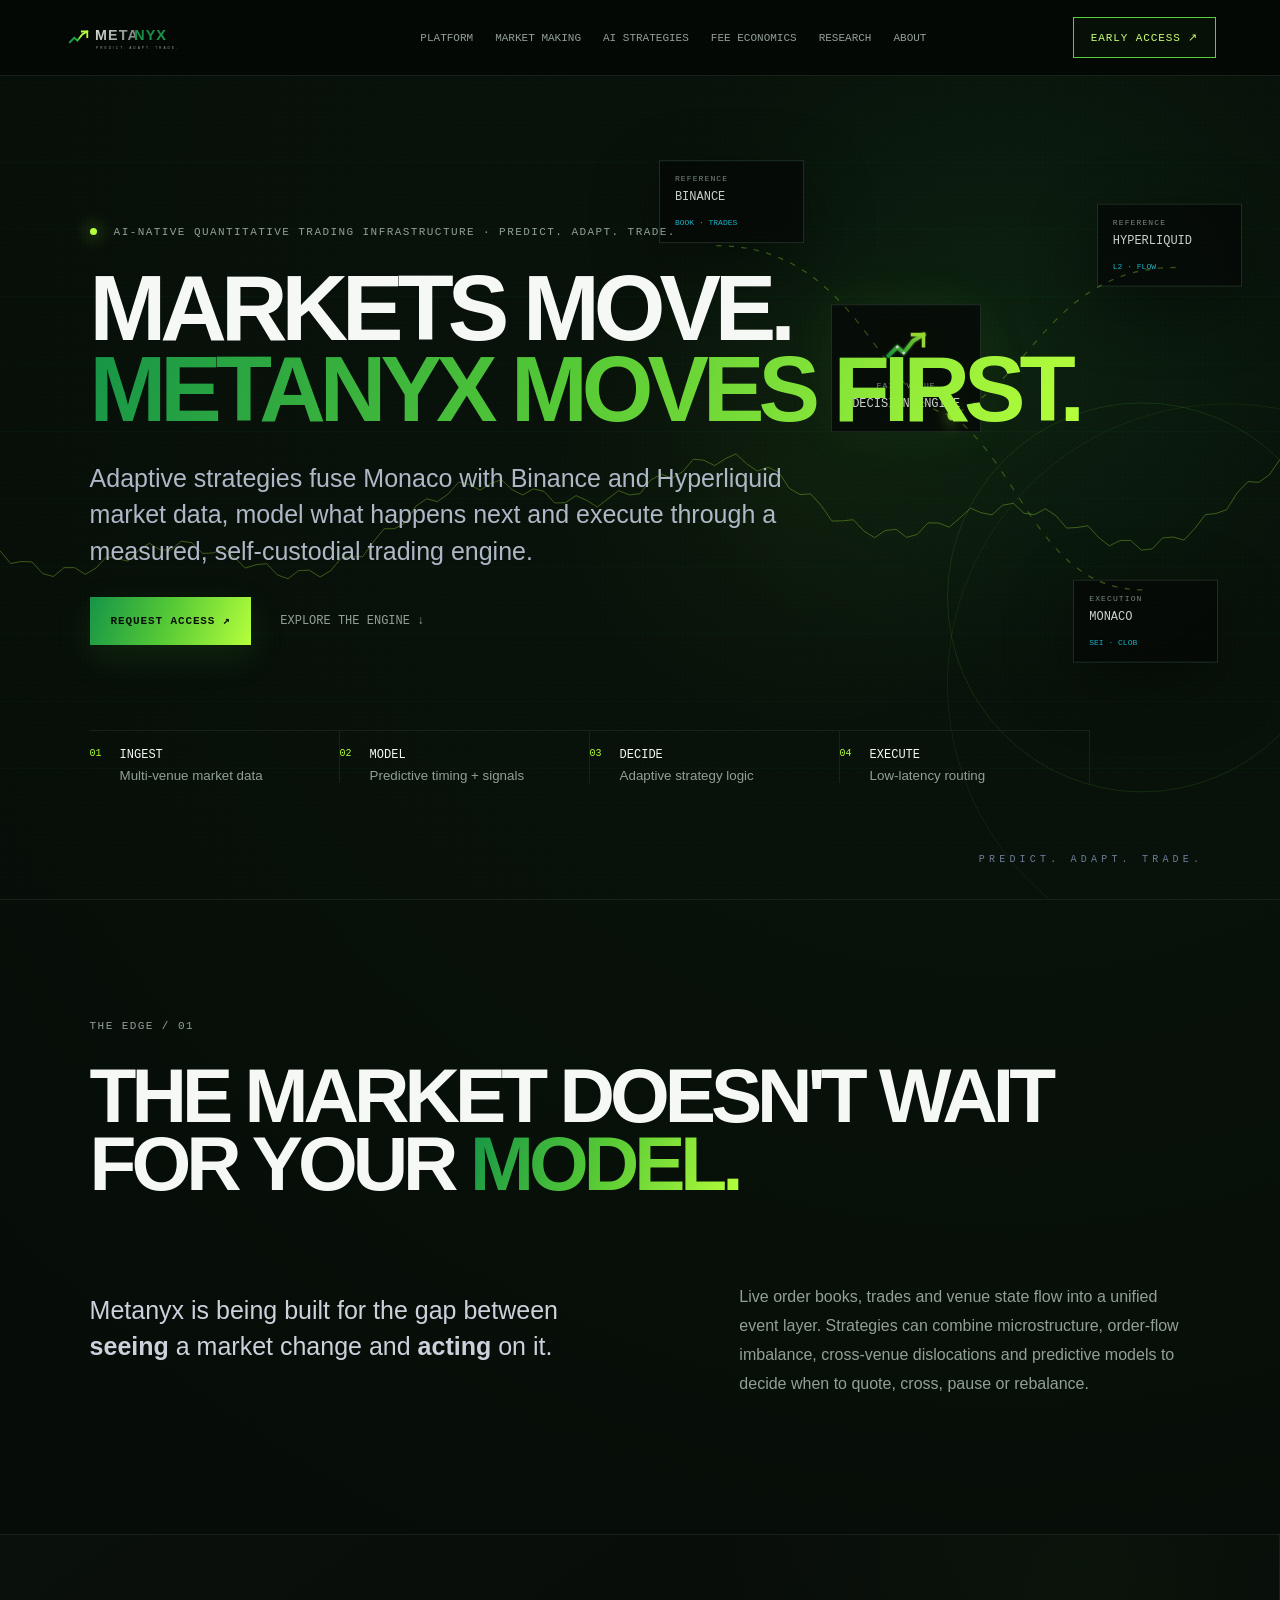
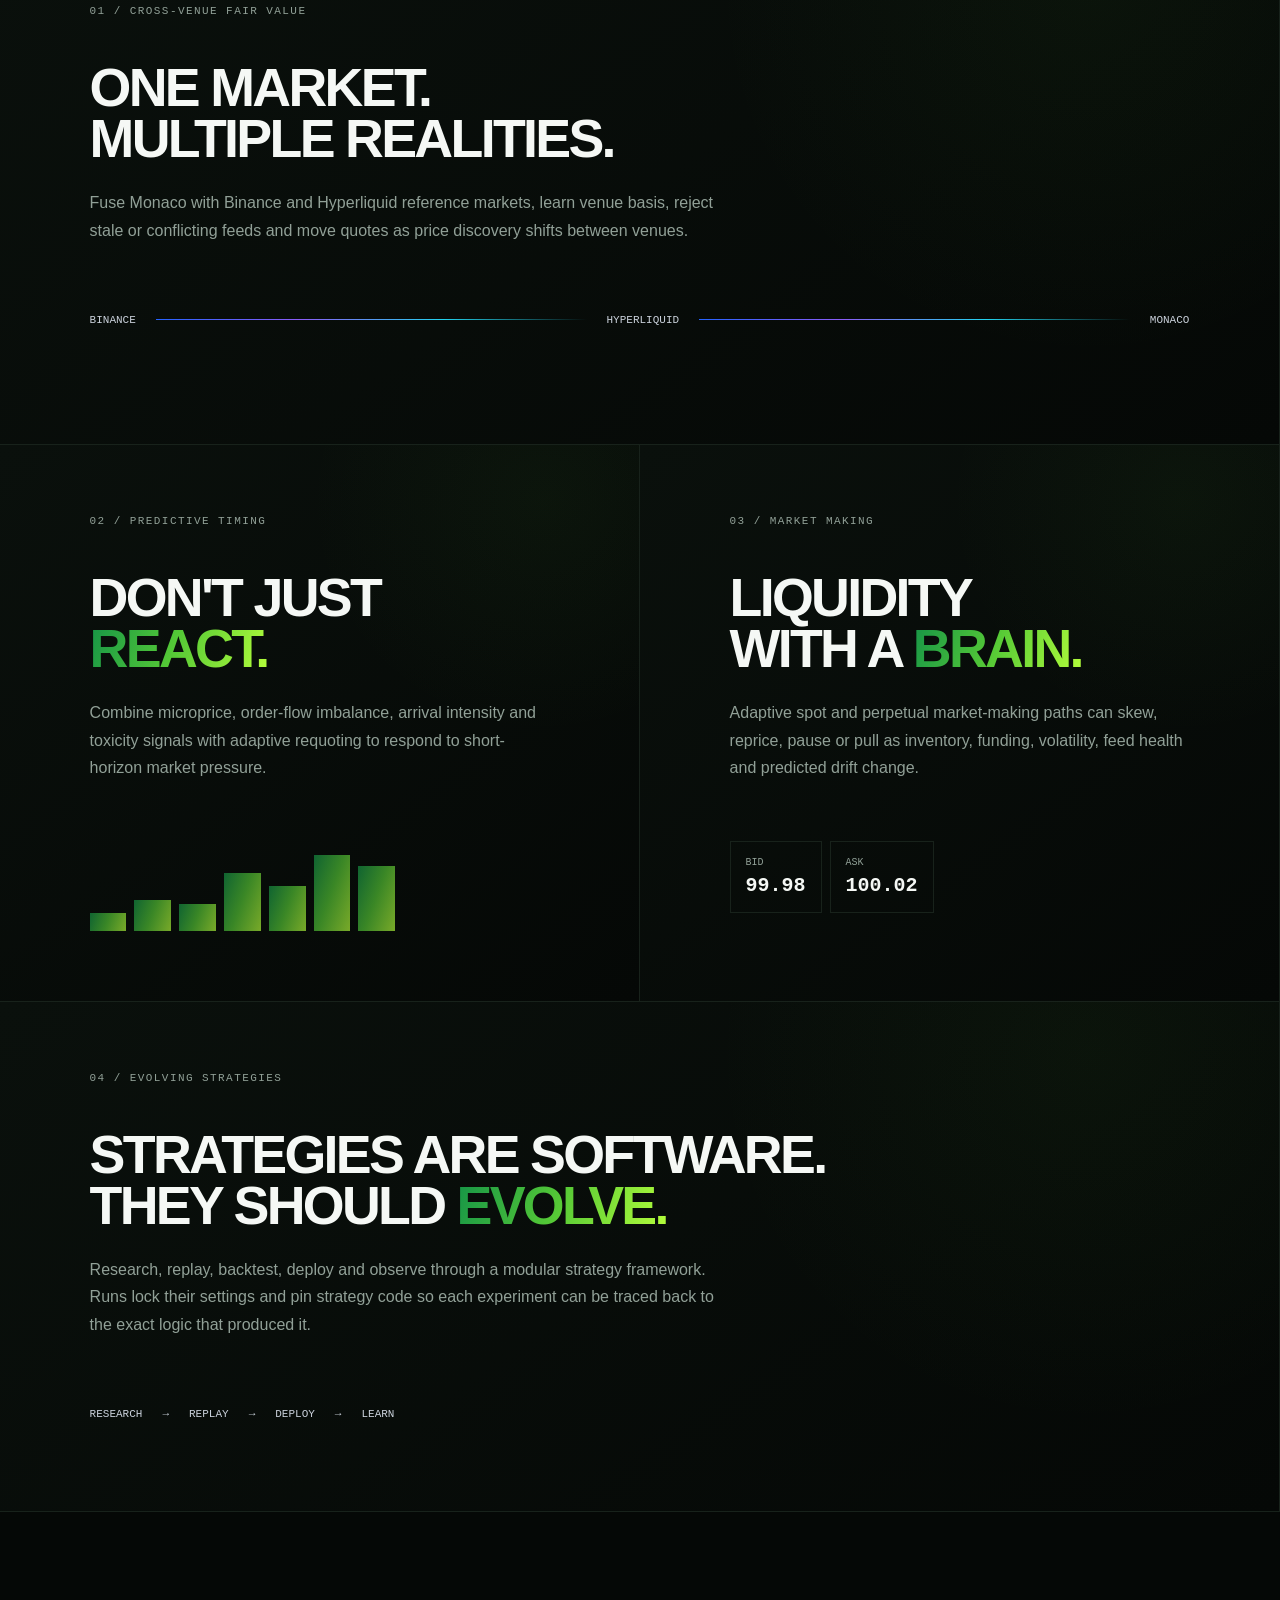
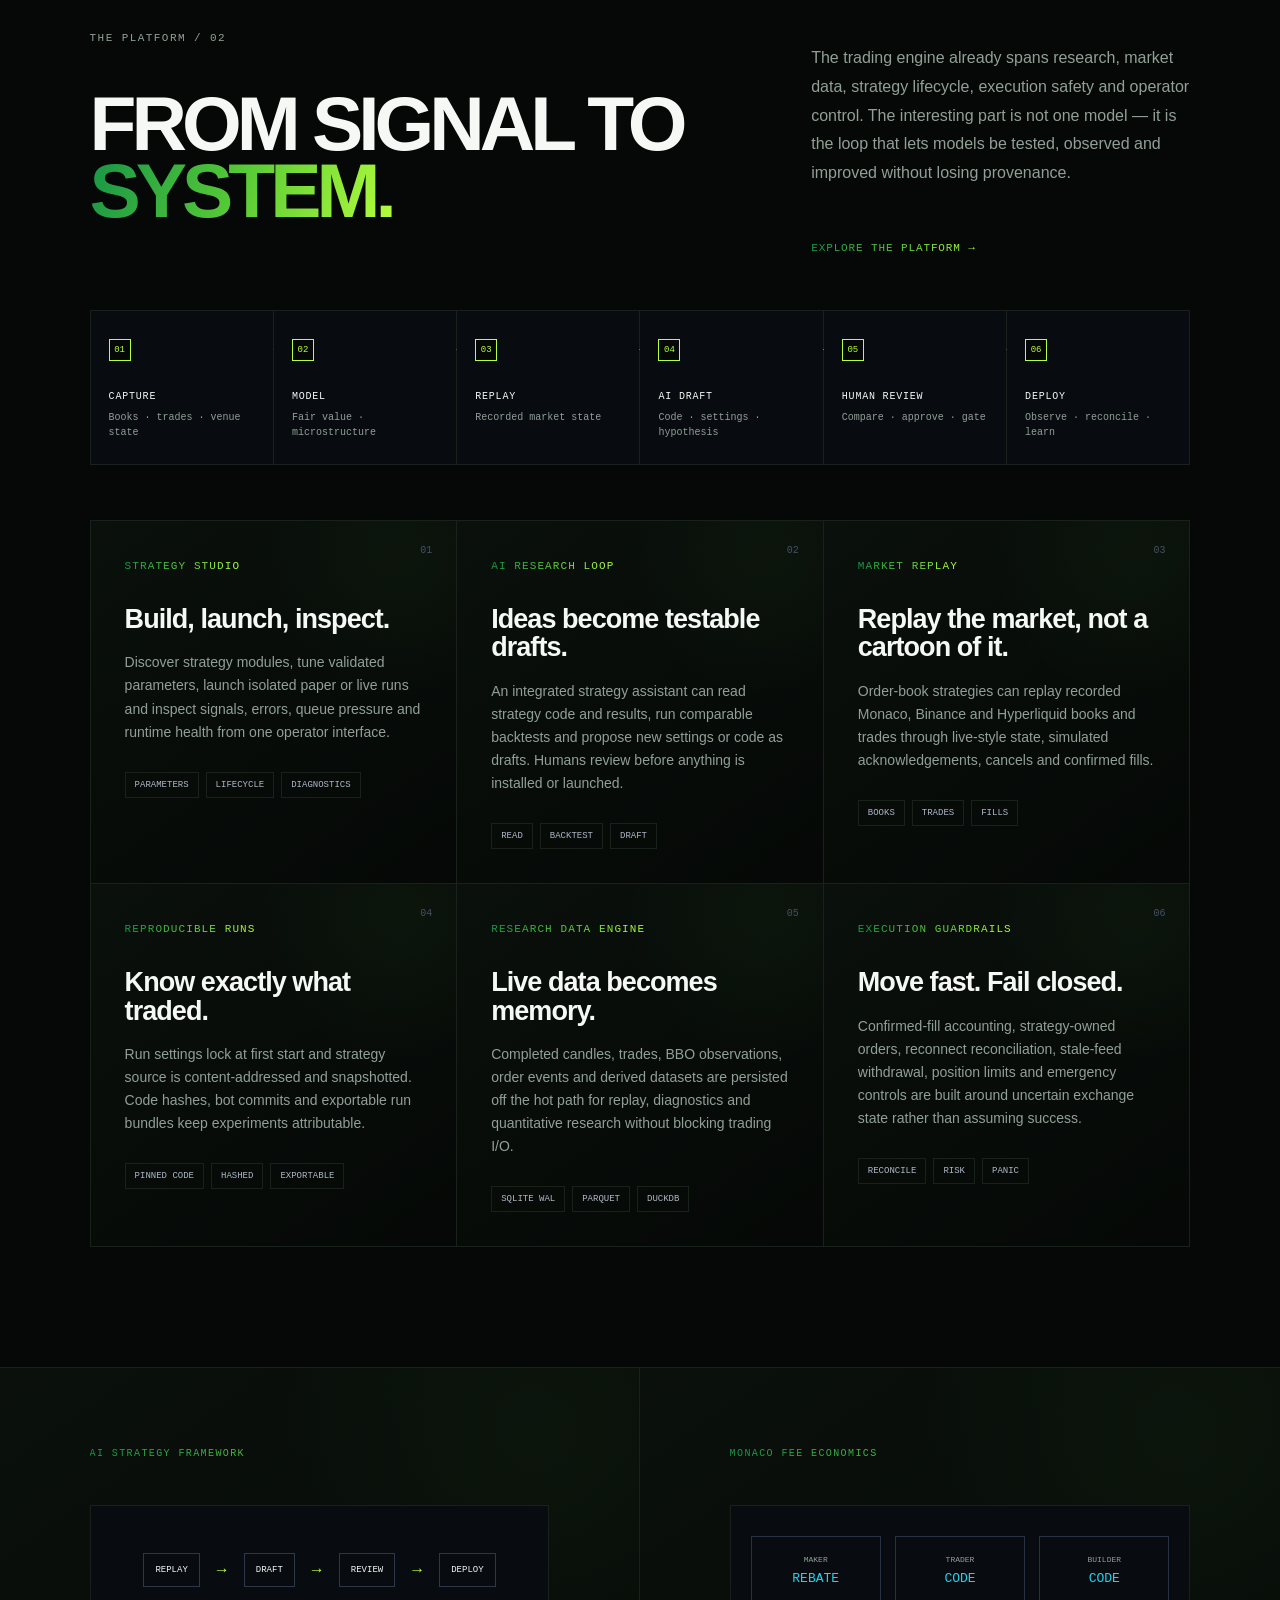
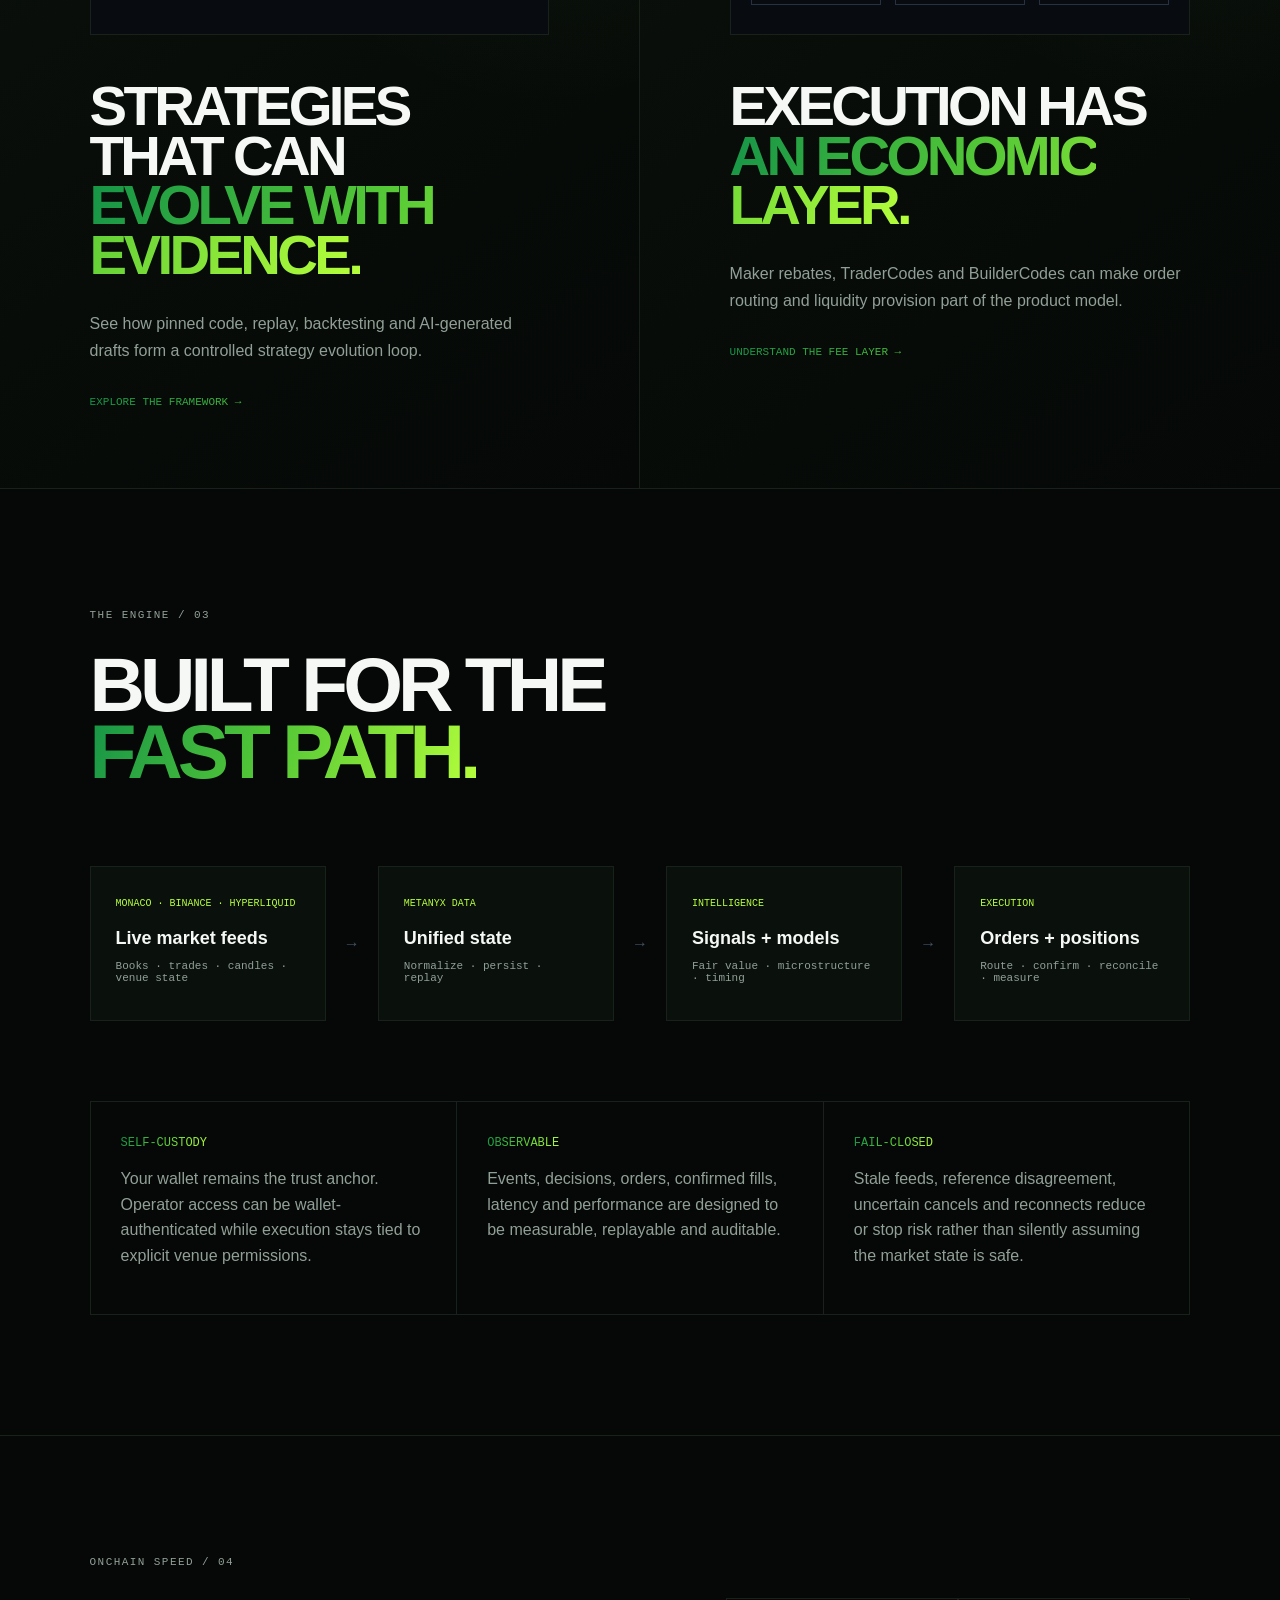
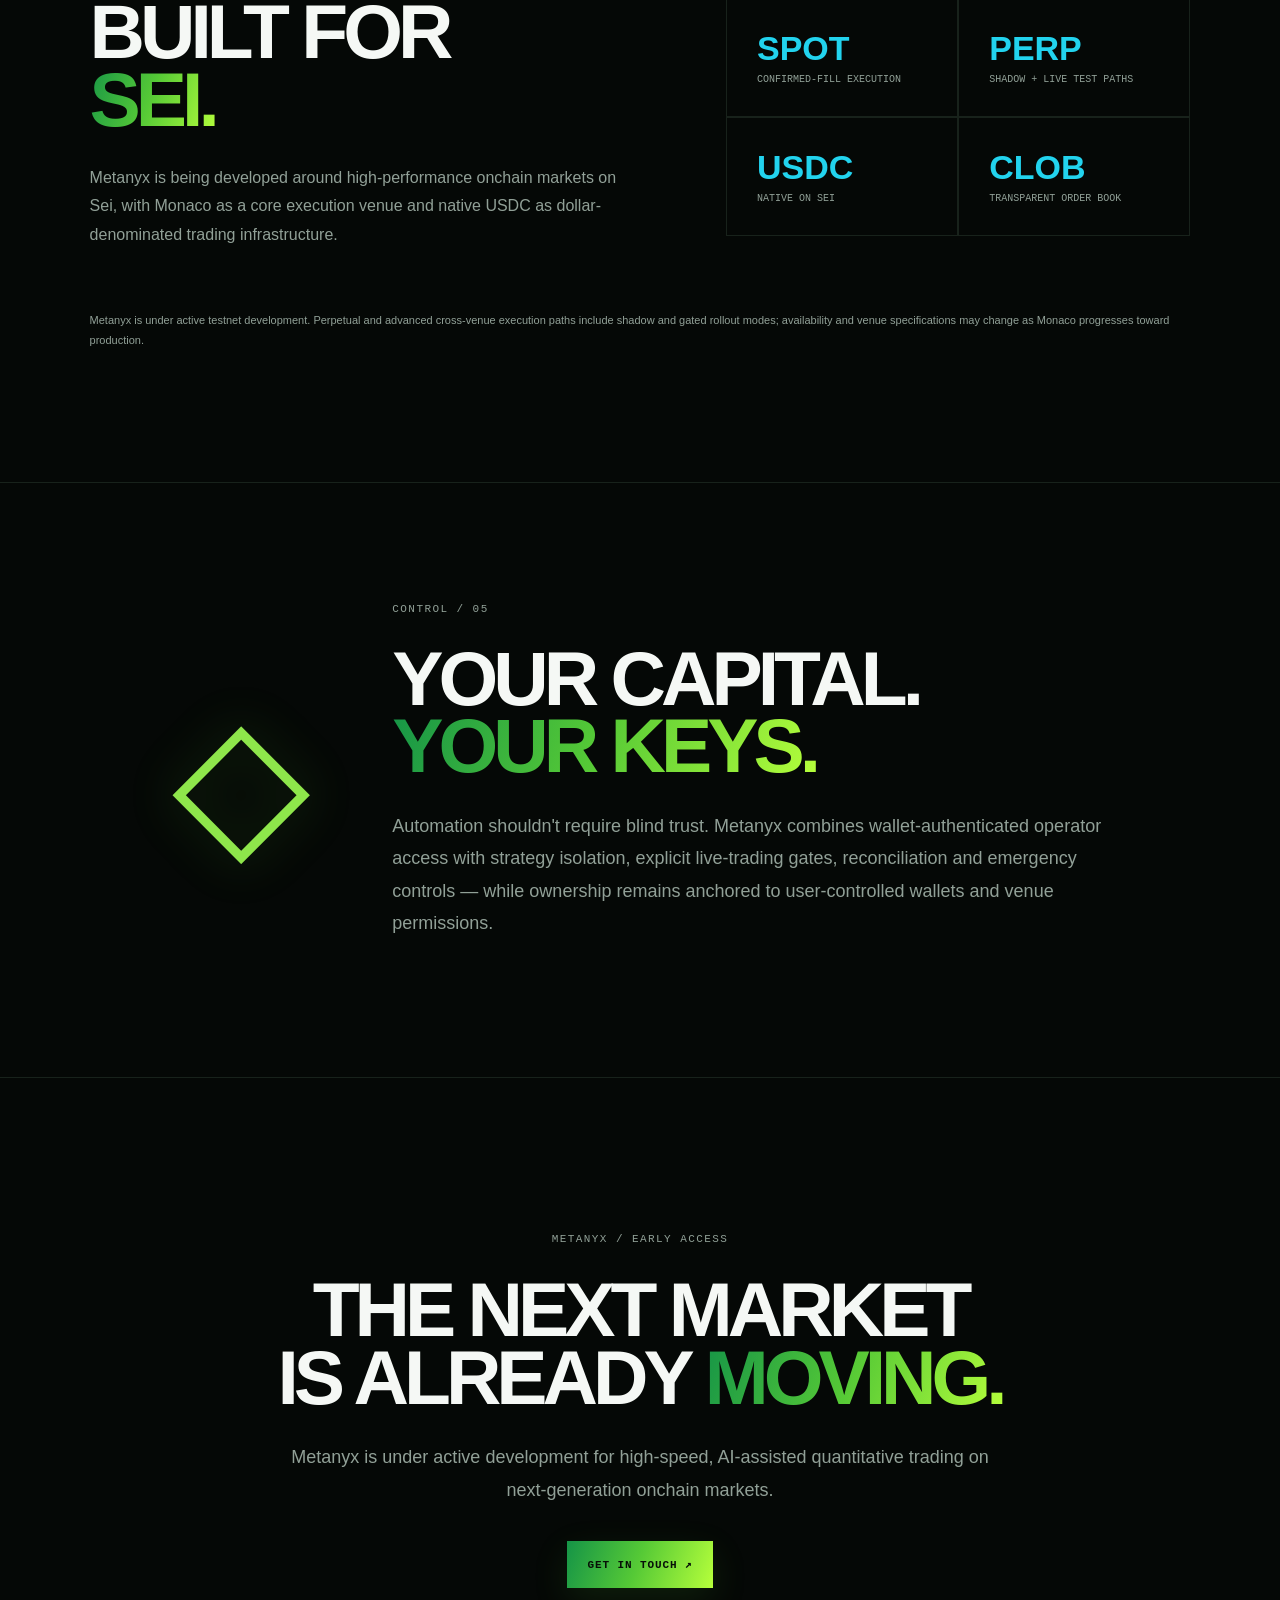
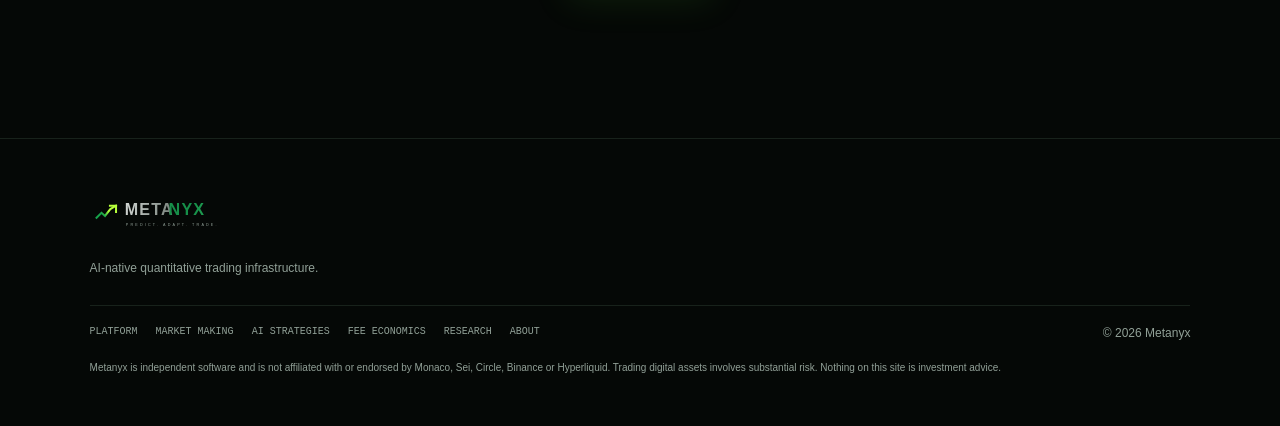
<file: index.html>
<!doctype html>
<html lang="en">
<head>
  <meta charset="utf-8"><meta name="viewport" content="width=device-width,initial-scale=1">
  <meta name="description" content="Metanyx is AI-native quantitative trading infrastructure for multi-venue market intelligence, adaptive strategies and self-custodial execution.">
  <meta name="theme-color" content="#07111f"><link rel="canonical" href="https://metanyx.ai/">
  <meta property="og:title" content="Metanyx — AI-native quantitative trading">
  <meta property="og:description" content="Multi-venue intelligence. Adaptive strategies. Reproducible research. Self-custodial execution.">
  <meta property="og:type" content="website"><meta property="og:url" content="https://metanyx.ai/">
  <meta property="og:site_name" content="Metanyx">
  <meta property="og:image" content="https://metanyx.ai/assets/og-brand.svg">
  <meta name="twitter:card" content="summary_large_image">
  <meta name="twitter:title" content="Metanyx — AI-native quantitative trading">
  <meta name="twitter:description" content="Multi-venue intelligence. Adaptive strategies. Reproducible research. Self-custodial execution.">
  <meta name="twitter:image" content="https://metanyx.ai/assets/og-brand.svg">
  <title>Metanyx — AI-native quantitative trading</title><link rel="icon" href="/assets/favicon.svg" type="image/svg+xml">
  <script type="application/ld+json">
  {
    "@context": "https://schema.org",
    "@graph": [
      {
        "@type": "WebSite",
        "@id": "https://metanyx.ai/#website",
        "url": "https://metanyx.ai/",
        "name": "Metanyx",
        "alternateName": "metanyx.ai",
        "publisher": { "@id": "https://metanyx.ai/#organization" }
      },
      {
        "@type": "Organization",
        "@id": "https://metanyx.ai/#organization",
        "url": "https://metanyx.ai/",
        "name": "Metanyx",
        "description": "AI-native quantitative trading infrastructure for multi-venue market intelligence, adaptive strategies and self-custodial execution.",
        "email": "hello@metanyx.ai",
        "logo": {
          "@type": "ImageObject",
          "url": "https://metanyx.ai/assets/logo-symbol.svg",
          "contentUrl": "https://metanyx.ai/assets/logo-symbol.svg",
          "width": 512,
          "height": 512
        }
      }
    ]
  }
  </script>
  <link rel="stylesheet" href="/assets/style.css?v=20261004-2">
</head>
<body><div class="noise"></div>
<header class="nav"><a class="brand" href="/" aria-label="Metanyx home"><img class="brand-logo" src="/assets/logo-wordmark.svg" alt="Metanyx"></a><nav><a href="/platform/">Platform</a><a href="/market-making/">Market Making</a><a href="/strategy-framework/">AI Strategies</a><a href="/fees/">Fee Economics</a><a href="/research/">Research</a><a href="/about/">About</a></nav><button class="mobile-menu-toggle" type="button" aria-label="Open navigation" aria-controls="mobileMenu" aria-expanded="false">☰</button><div class="mobile-menu" id="mobileMenu"><a href="/platform/">Platform</a><a href="/market-making/">Market Making</a><a href="/strategy-framework/">AI Strategies</a><a href="/fees/">Fee Economics</a><a href="/research/">Research</a><a href="/about/">About</a></div><a class="pill" href="mailto:hello@metanyx.ai?subject=Metanyx%20Early%20Access">EARLY ACCESS ↗</a></header>
<main id="top">
<section class="hero"><canvas id="marketCanvas"></canvas><div class="hero-content">
<div class="eyebrow"><span class="pulse"></span> AI-NATIVE QUANTITATIVE TRADING INFRASTRUCTURE · PREDICT. ADAPT. TRADE.</div>
<h1>MARKETS MOVE.<br><em>METANYX MOVES FIRST.</em></h1>
<p class="lede">Adaptive strategies fuse Monaco with Binance and Hyperliquid market data, model what happens next and execute through a measured, self-custodial trading engine.</p>
<div class="hero-actions"><a class="cta" href="#access">REQUEST ACCESS ↗</a><a class="ghost" href="#architecture">EXPLORE THE ENGINE ↓</a></div>
<div class="telemetry"><div><b>01</b><span>INGEST</span><small>Multi-venue market data</small></div><div><b>02</b><span>MODEL</span><small>Predictive timing + signals</small></div><div><b>03</b><span>DECIDE</span><small>Adaptive strategy logic</small></div><div><b>04</b><span>EXECUTE</span><small>Low-latency routing</small></div></div>
</div><div class="hero-system parallax-stage" aria-hidden="true" data-parallax-root><div class="orbit orbit-a" data-parallax="0.18"></div><div class="orbit orbit-b" data-parallax="-0.12"></div><div class="market-node node-binance" data-parallax="0.24"><small>REFERENCE</small><b>BINANCE</b><span>BOOK · TRADES</span></div><div class="market-node node-hyper" data-parallax="-0.18"><small>REFERENCE</small><b>HYPERLIQUID</b><span>L2 · FLOW</span></div><div class="market-node node-monaco" data-parallax="0.10"><small>EXECUTION</small><b>MONACO</b><span>SEI · CLOB</span></div><div class="engine-node" data-parallax="-0.08"><img src="assets/logo-symbol.svg" alt=""><span>FAIR VALUE</span><b>DECISION ENGINE</b></div><svg class="signal-lines" viewBox="0 0 800 540" preserveAspectRatio="none"><path d="M86 115 C280 115 310 260 405 270"/><path d="M710 135 C540 135 510 245 405 270"/><path d="M665 430 C525 430 500 315 405 270"/><circle cx="405" cy="270" r="5"/></svg></div></section>
<section class="manifesto" id="edge"><div class="section-tag">THE EDGE / 01</div><h2>THE MARKET DOESN'T WAIT<br>FOR YOUR <span>MODEL.</span></h2>
<div class="split"><p class="bigcopy">Metanyx is being built for the gap between <strong>seeing</strong> a market change and <strong>acting</strong> on it.</p>
<p>Live order books, trades and venue state flow into a unified event layer. Strategies can combine microstructure, order-flow imbalance, cross-venue dislocations and predictive models to decide when to quote, cross, pause or rebalance.</p></div></section>
<section class="cards" id="strategies">
<article class="feature wide"><div class="num">01 / CROSS-VENUE FAIR VALUE</div><h3>ONE MARKET.<br>MULTIPLE REALITIES.</h3><p>Fuse Monaco with Binance and Hyperliquid reference markets, learn venue basis, reject stale or conflicting feeds and move quotes as price discovery shifts between venues.</p><div class="venue-line"><span>BINANCE</span><i></i><span>HYPERLIQUID</span><i></i><span>MONACO</span></div></article>
<article class="feature"><div class="num">02 / PREDICTIVE TIMING</div><h3>DON'T JUST<br><span>REACT.</span></h3><p>Combine microprice, order-flow imbalance, arrival intensity and toxicity signals with adaptive requoting to respond to short-horizon market pressure.</p><div class="bars"><i></i><i></i><i></i><i></i><i></i><i></i><i></i></div></article>
<article class="feature"><div class="num">03 / MARKET MAKING</div><h3>LIQUIDITY<br>WITH A <span>BRAIN.</span></h3><p>Adaptive spot and perpetual market-making paths can skew, reprice, pause or pull as inventory, funding, volatility, feed health and predicted drift change.</p><div class="quotes"><span>BID <b>99.98</b></span><span>ASK <b>100.02</b></span></div></article>
<article class="feature wide"><div class="num">04 / EVOLVING STRATEGIES</div><h3>STRATEGIES ARE SOFTWARE.<br>THEY SHOULD <span>EVOLVE.</span></h3><p>Research, replay, backtest, deploy and observe through a modular strategy framework. Runs lock their settings and pin strategy code so each experiment can be traced back to the exact logic that produced it.</p><div class="evolve"><span>RESEARCH</span><b>→</b><span>REPLAY</span><b>→</b><span>DEPLOY</span><b>→</b><span>LEARN</span></div></article>
</section>
<section class="platform" id="platform"><div class="section-tag">THE PLATFORM / 02</div>
<div class="platform-head"><h2>FROM SIGNAL TO<br><span>SYSTEM.</span></h2><div><p>The trading engine already spans research, market data, strategy lifecycle, execution safety and operator control. The interesting part is not one model — it is the loop that lets models be tested, observed and improved without losing provenance.</p><a class="text-link" href="/platform/">EXPLORE THE PLATFORM →</a></div></div>
<div class="signal-map reveal" aria-label="Metanyx strategy lifecycle"><div class="signal-track"></div><div class="signal-step"><span>01</span><b>CAPTURE</b><small>Books · trades · venue state</small></div><div class="signal-step"><span>02</span><b>MODEL</b><small>Fair value · microstructure</small></div><div class="signal-step"><span>03</span><b>REPLAY</b><small>Recorded market state</small></div><div class="signal-step"><span>04</span><b>AI DRAFT</b><small>Code · settings · hypothesis</small></div><div class="signal-step"><span>05</span><b>HUMAN REVIEW</b><small>Compare · approve · gate</small></div><div class="signal-step"><span>06</span><b>DEPLOY</b><small>Observe · reconcile · learn</small></div></div><div class="cap-grid">
<article class="capability"><div class="cap-num">01</div><span>STRATEGY STUDIO</span><h3>Build, launch, inspect.</h3><p>Discover strategy modules, tune validated parameters, launch isolated paper or live runs and inspect signals, errors, queue pressure and runtime health from one operator interface.</p><div class="cap-tags"><i>PARAMETERS</i><i>LIFECYCLE</i><i>DIAGNOSTICS</i></div></article>
<article class="capability"><div class="cap-num">02</div><span>AI RESEARCH LOOP</span><h3>Ideas become testable drafts.</h3><p>An integrated strategy assistant can read strategy code and results, run comparable backtests and propose new settings or code as drafts. Humans review before anything is installed or launched.</p><div class="cap-tags"><i>READ</i><i>BACKTEST</i><i>DRAFT</i></div></article>
<article class="capability"><div class="cap-num">03</div><span>MARKET REPLAY</span><h3>Replay the market, not a cartoon of it.</h3><p>Order-book strategies can replay recorded Monaco, Binance and Hyperliquid books and trades through live-style state, simulated acknowledgements, cancels and confirmed fills.</p><div class="cap-tags"><i>BOOKS</i><i>TRADES</i><i>FILLS</i></div></article>
<article class="capability"><div class="cap-num">04</div><span>REPRODUCIBLE RUNS</span><h3>Know exactly what traded.</h3><p>Run settings lock at first start and strategy source is content-addressed and snapshotted. Code hashes, bot commits and exportable run bundles keep experiments attributable.</p><div class="cap-tags"><i>PINNED CODE</i><i>HASHED</i><i>EXPORTABLE</i></div></article>
<article class="capability"><div class="cap-num">05</div><span>RESEARCH DATA ENGINE</span><h3>Live data becomes memory.</h3><p>Completed candles, trades, BBO observations, order events and derived datasets are persisted off the hot path for replay, diagnostics and quantitative research without blocking trading I/O.</p><div class="cap-tags"><i>SQLITE WAL</i><i>PARQUET</i><i>DUCKDB</i></div></article>
<article class="capability"><div class="cap-num">06</div><span>EXECUTION GUARDRAILS</span><h3>Move fast. Fail closed.</h3><p>Confirmed-fill accounting, strategy-owned orders, reconnect reconciliation, stale-feed withdrawal, position limits and emergency controls are built around uncertain exchange state rather than assuming success.</p><div class="cap-tags"><i>RECONCILE</i><i>RISK</i><i>PANIC</i></div></article>
</div></section><section class="feature-stories"><a class="story-card story-ai reveal" href="/strategy-framework/"><div class="story-kicker">AI STRATEGY FRAMEWORK</div><div class="story-visual evolution-visual" aria-hidden="true"><span>REPLAY</span><i>→</i><span>DRAFT</span><i>→</i><span>REVIEW</span><i>→</i><span>DEPLOY</span></div><h2>STRATEGIES THAT CAN<br><span>EVOLVE WITH EVIDENCE.</span></h2><p>See how pinned code, replay, backtesting and AI-generated drafts form a controlled strategy evolution loop.</p><strong>EXPLORE THE FRAMEWORK →</strong></a><a class="story-card story-fees reveal" href="/fees/"><div class="story-kicker">MONACO FEE ECONOMICS</div><div class="story-visual fee-visual" aria-hidden="true"><div><small>MAKER</small><b>REBATE</b></div><div><small>TRADER</small><b>CODE</b></div><div><small>BUILDER</small><b>CODE</b></div></div><h2>EXECUTION HAS<br><span>AN ECONOMIC LAYER.</span></h2><p>Maker rebates, TraderCodes and BuilderCodes can make order routing and liquidity provision part of the product model.</p><strong>UNDERSTAND THE FEE LAYER →</strong></a></section><section class="architecture" id="architecture"><div class="section-tag">THE ENGINE / 03</div><h2>BUILT FOR THE<br><span>FAST PATH.</span></h2>
<div class="pipeline"><div><small>MONACO · BINANCE · HYPERLIQUID</small><strong>Live market feeds</strong><p>Books · trades · candles · venue state</p></div><b>→</b><div><small>METANYX DATA</small><strong>Unified state</strong><p>Normalize · persist · replay</p></div><b>→</b><div><small>INTELLIGENCE</small><strong>Signals + models</strong><p>Fair value · microstructure · timing</p></div><b>→</b><div><small>EXECUTION</small><strong>Orders + positions</strong><p>Route · confirm · reconcile · measure</p></div></div>
<div class="principles"><div><span>SELF-CUSTODY</span><p>Your wallet remains the trust anchor. Operator access can be wallet-authenticated while execution stays tied to explicit venue permissions.</p></div><div><span>OBSERVABLE</span><p>Events, decisions, orders, confirmed fills, latency and performance are designed to be measurable, replayable and auditable.</p></div><div><span>FAIL-CLOSED</span><p>Stale feeds, reference disagreement, uncertain cancels and reconnects reduce or stop risk rather than silently assuming the market state is safe.</p></div></div></section>
<section class="ecosystem" id="ecosystem"><div class="section-tag">ONCHAIN SPEED / 04</div><div class="eco-grid"><div><h2>BUILT FOR<br><span>SEI.</span></h2><p>Metanyx is being developed around high-performance onchain markets on Sei, with Monaco as a core execution venue and native USDC as dollar-denominated trading infrastructure.</p></div>
<div class="stats"><div><strong>SPOT</strong><span>CONFIRMED-FILL EXECUTION</span></div><div><strong>PERP</strong><span>SHADOW + LIVE TEST PATHS</span></div><div><strong>USDC</strong><span>NATIVE ON SEI</span></div><div><strong>CLOB</strong><span>TRANSPARENT ORDER BOOK</span></div></div></div>
<p class="footnote">Metanyx is under active testnet development. Perpetual and advanced cross-venue execution paths include shadow and gated rollout modes; availability and venue specifications may change as Monaco progresses toward production.</p></section>
<section class="custody"><div class="lock">◇</div><div><div class="section-tag">CONTROL / 05</div><h2>YOUR CAPITAL.<br><span>YOUR KEYS.</span></h2><p>Automation shouldn't require blind trust. Metanyx combines wallet-authenticated operator access with strategy isolation, explicit live-trading gates, reconciliation and emergency controls — while ownership remains anchored to user-controlled wallets and venue permissions.</p></div></section>
<section class="access" id="access"><span class="section-tag">METANYX / EARLY ACCESS</span><h2>THE NEXT MARKET<br>IS ALREADY <span>MOVING.</span></h2><p>Metanyx is under active development for high-speed, AI-assisted quantitative trading on next-generation onchain markets.</p><a class="cta" href="mailto:hello@metanyx.ai?subject=Metanyx%20Early%20Access">GET IN TOUCH ↗</a></section>
</main>
<footer><div class="brand"><img class="brand-logo footer-logo" src="assets/logo-wordmark.svg" alt="Metanyx"></div><p>AI-native quantitative trading infrastructure.</p><div class="footer-row"><div class="footer-links"><a href="/platform/">Platform</a><a href="/market-making/">Market Making</a><a href="/strategy-framework/">AI Strategies</a><a href="/fees/">Fee Economics</a><a href="/research/">Research</a><a href="/about/">About</a></div><span>© 2026 Metanyx</span></div><small>Metanyx is independent software and is not affiliated with or endorsed by Monaco, Sei, Circle, Binance or Hyperliquid. Trading digital assets involves substantial risk. Nothing on this site is investment advice.</small></footer>
<script src="/assets/app.js?v=20261004-2"></script></body></html>
</file>
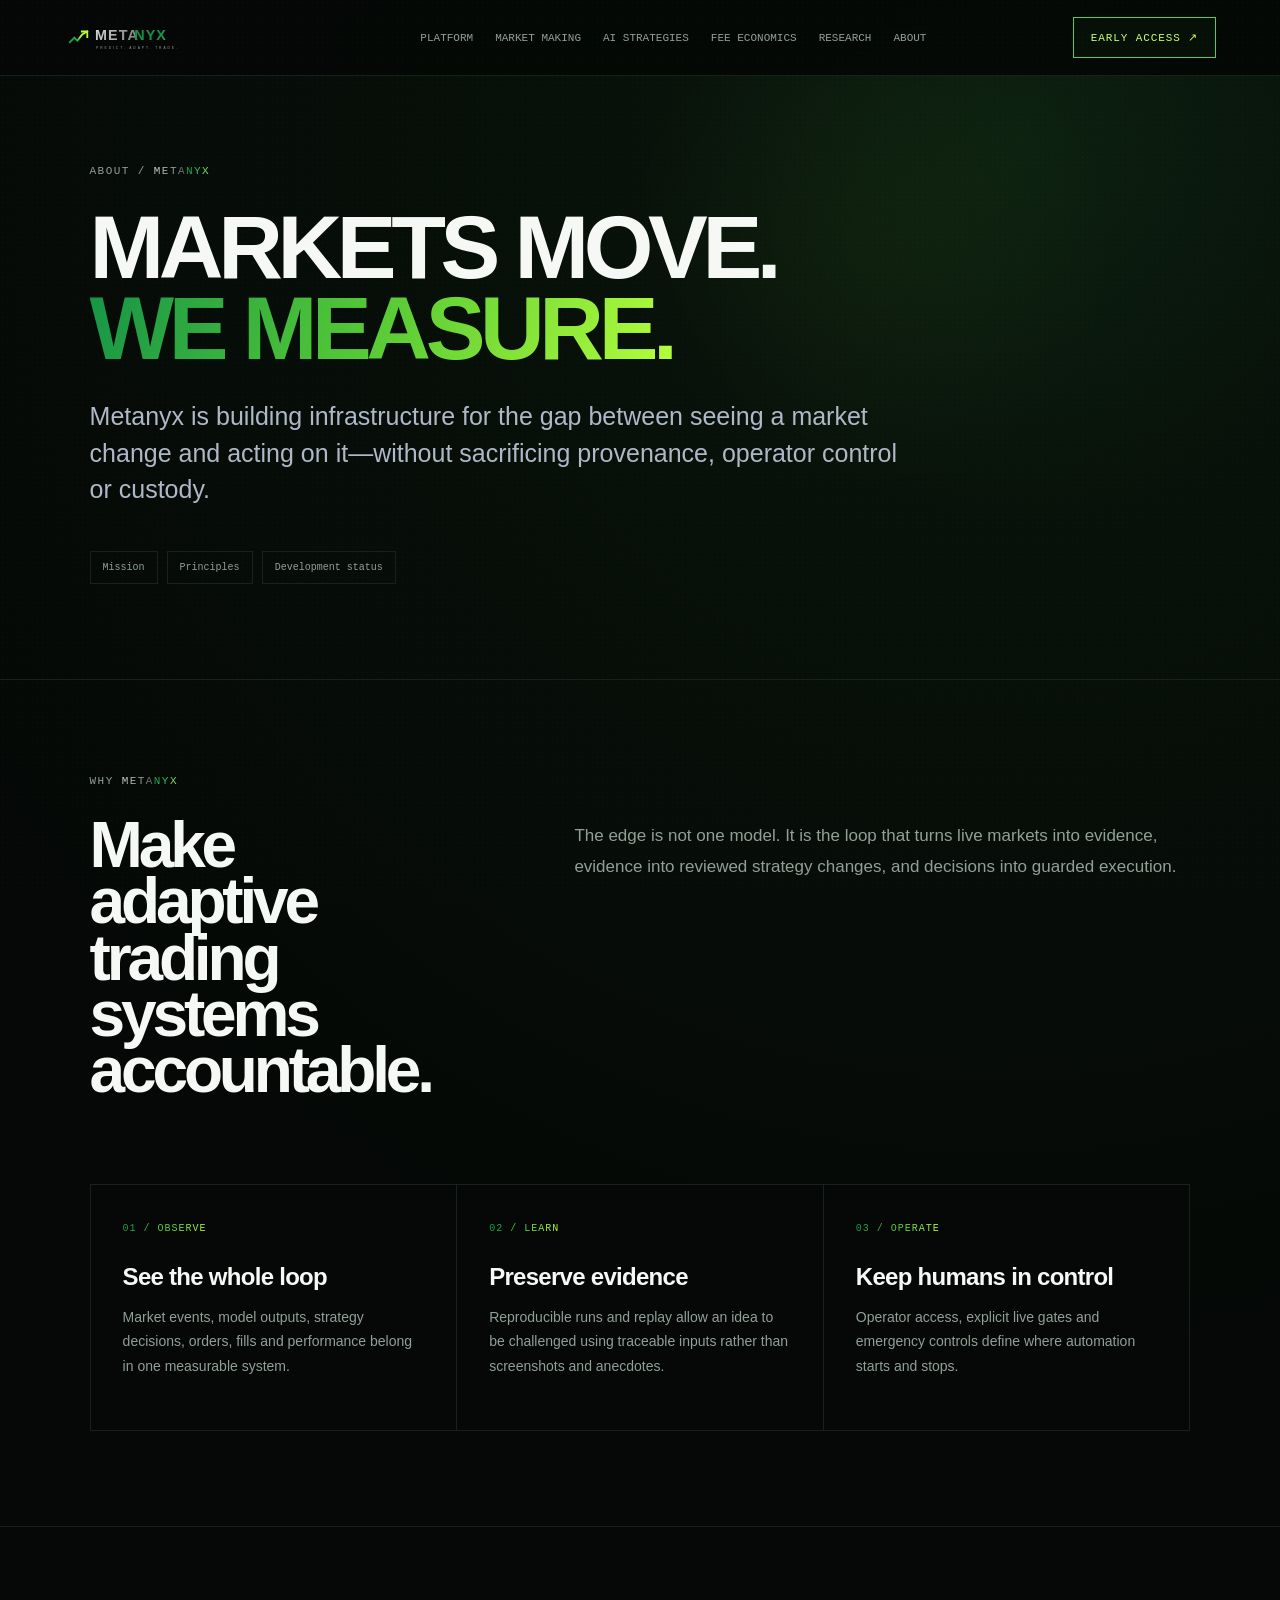
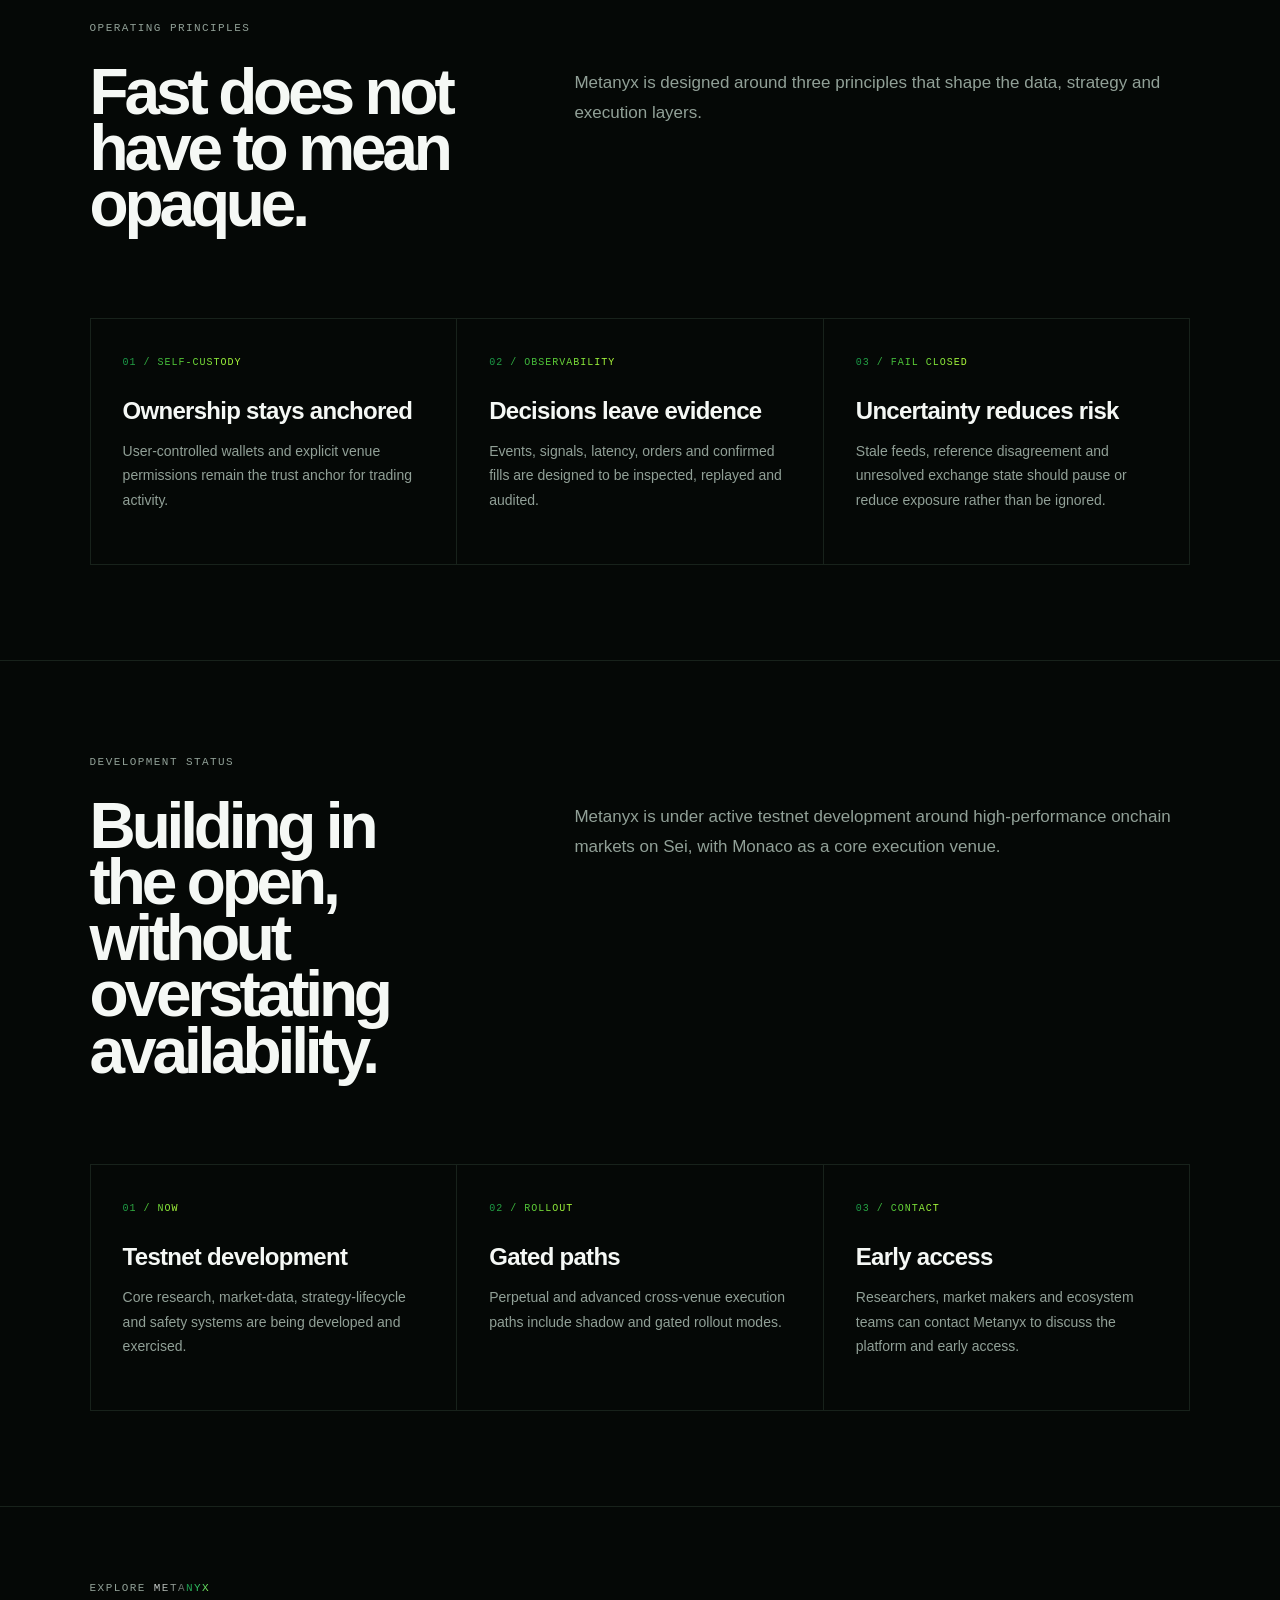
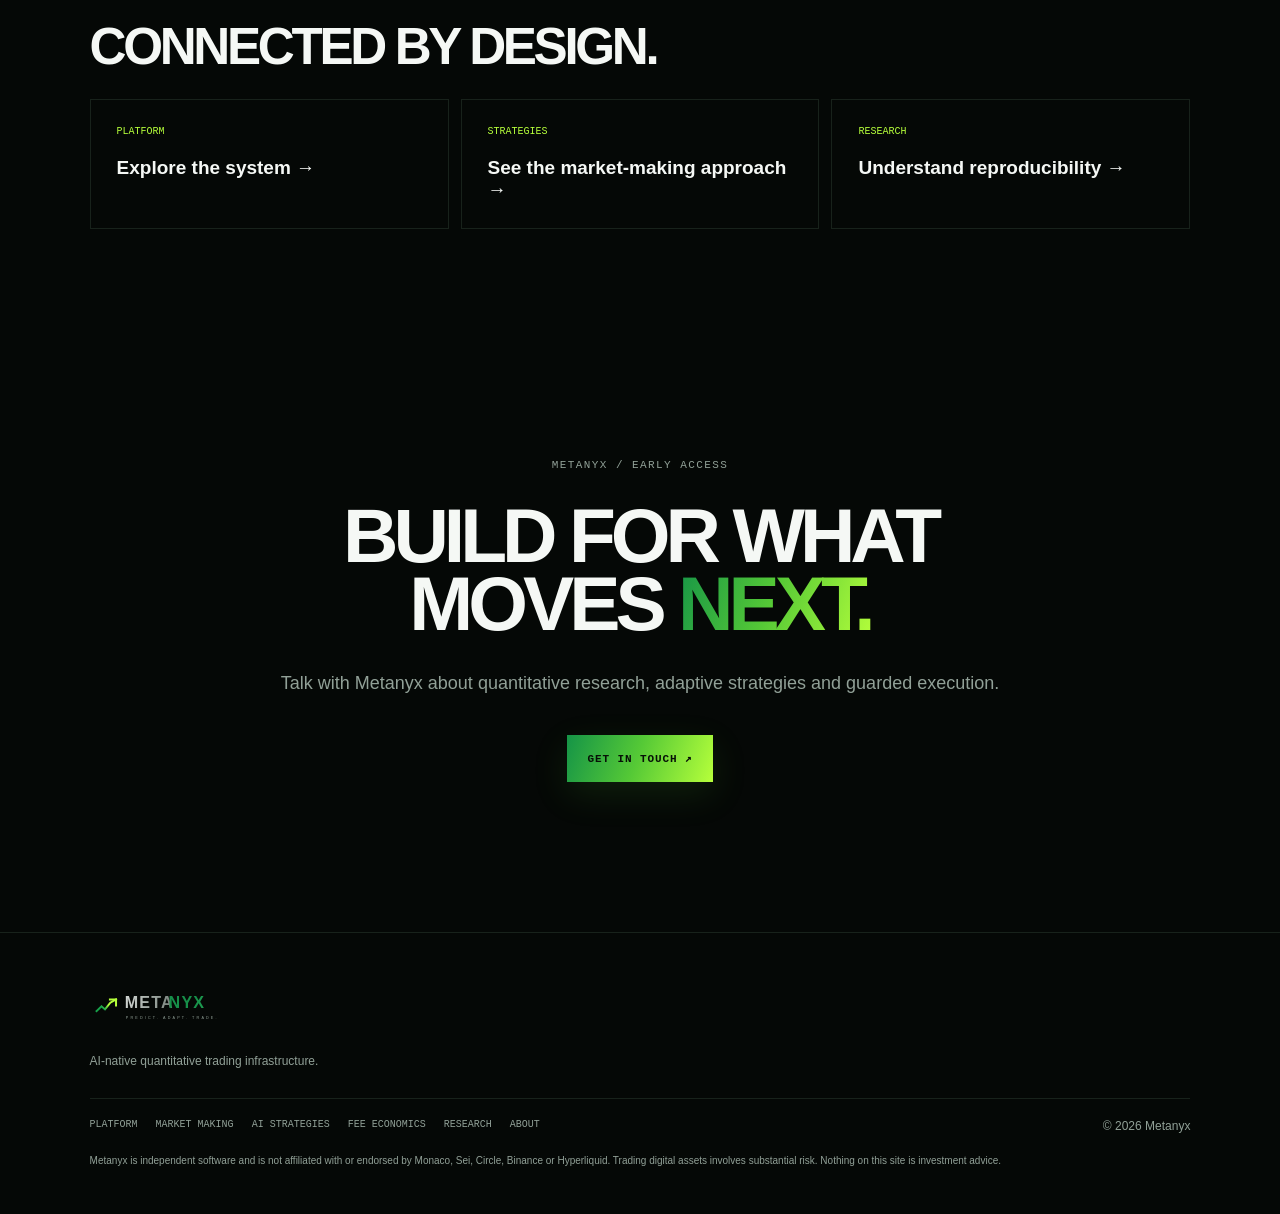
<file: about/index.html>
<!doctype html>
<html lang="en">
<head>
  <meta charset="utf-8"><meta name="viewport" content="width=device-width,initial-scale=1">
  <meta name="description" content="Metanyx is building AI-native quantitative trading infrastructure for measurable research, adaptive strategies and self-custodial execution.">
  <meta name="theme-color" content="#07090d"><link rel="canonical" href="https://metanyx.ai/about/">
  <meta property="og:title" content="About Metanyx | AI-Native Trading Infrastructure"><meta property="og:description" content="Metanyx is building AI-native quantitative trading infrastructure for measurable research, adaptive strategies and self-custodial execution.">
  <meta property="og:type" content="website"><meta property="og:url" content="https://metanyx.ai/about/"><meta property="og:site_name" content="Metanyx">
  <meta property="og:image" content="https://metanyx.ai/assets/og-brand.svg"><meta name="twitter:card" content="summary_large_image">
  <title>About Metanyx | AI-Native Trading Infrastructure</title><link rel="icon" href="/assets/favicon.svg" type="image/svg+xml">
  <script type="application/ld+json">{"@context":"https://schema.org","@type":"WebPage","name":"About Metanyx | AI-Native Trading Infrastructure","description":"Metanyx is building AI-native quantitative trading infrastructure for measurable research, adaptive strategies and self-custodial execution.","url":"https://metanyx.ai/about/","isPartOf":{"@type":"WebSite","@id":"https://metanyx.ai/#website","name":"Metanyx","url":"https://metanyx.ai/"},"breadcrumb":{"@type":"BreadcrumbList","itemListElement":[{"@type":"ListItem","position":1,"name":"Home","item":"https://metanyx.ai/"},{"@type":"ListItem","position":2,"name":"About","item":"https://metanyx.ai/about/"}]}}</script>
  <link rel="stylesheet" href="/assets/style.css?v=20261004-2">
</head>
<body><div class="noise"></div><header class="nav"><a class="brand" href="/" aria-label="Metanyx home"><img class="brand-logo" src="/assets/logo-wordmark.svg" alt="Metanyx"></a><nav><a href="/platform/">Platform</a><a href="/market-making/">Market Making</a><a href="/strategy-framework/">AI Strategies</a><a href="/fees/">Fee Economics</a><a href="/research/">Research</a><a href="/about/">About</a></nav><button class="mobile-menu-toggle" type="button" aria-label="Open navigation" aria-controls="mobileMenu" aria-expanded="false">☰</button><div class="mobile-menu" id="mobileMenu"><a href="/platform/">Platform</a><a href="/market-making/">Market Making</a><a href="/strategy-framework/">AI Strategies</a><a href="/fees/">Fee Economics</a><a href="/research/">Research</a><a href="/about/">About</a></div><a class="pill" href="mailto:hello@metanyx.ai?subject=Metanyx%20Early%20Access">EARLY ACCESS ↗</a></header><main>
<section class="page-hero"><div class="section-tag">ABOUT / <span class="metanyx-text"><span class="meta">META</span><span class="nyx">NYX</span></span></div><h1>MARKETS MOVE.<br><span>WE MEASURE.</span></h1><p class="lede">Metanyx is building infrastructure for the gap between seeing a market change and acting on it—without sacrificing provenance, operator control or custody.</p><nav class="page-index" aria-label="On this page"><a href="#mission">Mission</a><a href="#principles">Principles</a><a href="#status">Development status</a></nav></section>
<section class="detail-section" id="mission"><div class="section-tag">WHY <span class="metanyx-text"><span class="meta">META</span><span class="nyx">NYX</span></span></div><div class="detail-intro"><h2>Make adaptive trading systems accountable.</h2><p>The edge is not one model. It is the loop that turns live markets into evidence, evidence into reviewed strategy changes, and decisions into guarded execution.</p></div><div class="detail-grid"><article class="detail-card"><b>01 / OBSERVE</b><h3>See the whole loop</h3><p>Market events, model outputs, strategy decisions, orders, fills and performance belong in one measurable system.</p></article><article class="detail-card"><b>02 / LEARN</b><h3>Preserve evidence</h3><p>Reproducible runs and replay allow an idea to be challenged using traceable inputs rather than screenshots and anecdotes.</p></article><article class="detail-card"><b>03 / OPERATE</b><h3>Keep humans in control</h3><p>Operator access, explicit live gates and emergency controls define where automation starts and stops.</p></article></div></section><section class="detail-section" id="principles"><div class="section-tag">OPERATING PRINCIPLES</div><div class="detail-intro"><h2>Fast does not have to mean opaque.</h2><p>Metanyx is designed around three principles that shape the data, strategy and execution layers.</p></div><div class="detail-grid"><article class="detail-card"><b>01 / SELF-CUSTODY</b><h3>Ownership stays anchored</h3><p>User-controlled wallets and explicit venue permissions remain the trust anchor for trading activity.</p></article><article class="detail-card"><b>02 / OBSERVABILITY</b><h3>Decisions leave evidence</h3><p>Events, signals, latency, orders and confirmed fills are designed to be inspected, replayed and audited.</p></article><article class="detail-card"><b>03 / FAIL CLOSED</b><h3>Uncertainty reduces risk</h3><p>Stale feeds, reference disagreement and unresolved exchange state should pause or reduce exposure rather than be ignored.</p></article></div></section><section class="detail-section" id="status"><div class="section-tag">DEVELOPMENT STATUS</div><div class="detail-intro"><h2>Building in the open, without overstating availability.</h2><p>Metanyx is under active testnet development around high-performance onchain markets on Sei, with Monaco as a core execution venue.</p></div><div class="detail-grid"><article class="detail-card"><b>01 / NOW</b><h3>Testnet development</h3><p>Core research, market-data, strategy-lifecycle and safety systems are being developed and exercised.</p></article><article class="detail-card"><b>02 / ROLLOUT</b><h3>Gated paths</h3><p>Perpetual and advanced cross-venue execution paths include shadow and gated rollout modes.</p></article><article class="detail-card"><b>03 / CONTACT</b><h3>Early access</h3><p>Researchers, market makers and ecosystem teams can contact Metanyx to discuss the platform and early access.</p></article></div></section>
<section class="related"><div class="section-tag">EXPLORE <span class="metanyx-text"><span class="meta">META</span><span class="nyx">NYX</span></span></div><h2>CONNECTED BY DESIGN.</h2><div class="related-grid"><a href="/platform/"><span>PLATFORM</span><strong>Explore the system →</strong></a><a href="/market-making/"><span>STRATEGIES</span><strong>See the market-making approach →</strong></a><a href="/research/"><span>RESEARCH</span><strong>Understand reproducibility →</strong></a></div></section>
<section class="access"><span class="section-tag">METANYX / EARLY ACCESS</span><h2>BUILD FOR WHAT<br>MOVES <span>NEXT.</span></h2><p>Talk with Metanyx about quantitative research, adaptive strategies and guarded execution.</p><a class="cta" href="mailto:hello@metanyx.ai?subject=Metanyx%20Early%20Access">GET IN TOUCH ↗</a></section>
</main><footer><div class="brand"><img class="brand-logo footer-logo" src="/assets/logo-wordmark.svg" alt="Metanyx"></div><p>AI-native quantitative trading infrastructure.</p><div class="footer-row"><div class="footer-links"><a href="/platform/">Platform</a><a href="/market-making/">Market Making</a><a href="/strategy-framework/">AI Strategies</a><a href="/fees/">Fee Economics</a><a href="/research/">Research</a><a href="/about/">About</a></div><span>© 2026 Metanyx</span></div><small>Metanyx is independent software and is not affiliated with or endorsed by Monaco, Sei, Circle, Binance or Hyperliquid. Trading digital assets involves substantial risk. Nothing on this site is investment advice.</small></footer><script src="/assets/app.js?v=20261004-2"></script></body></html>
</file>
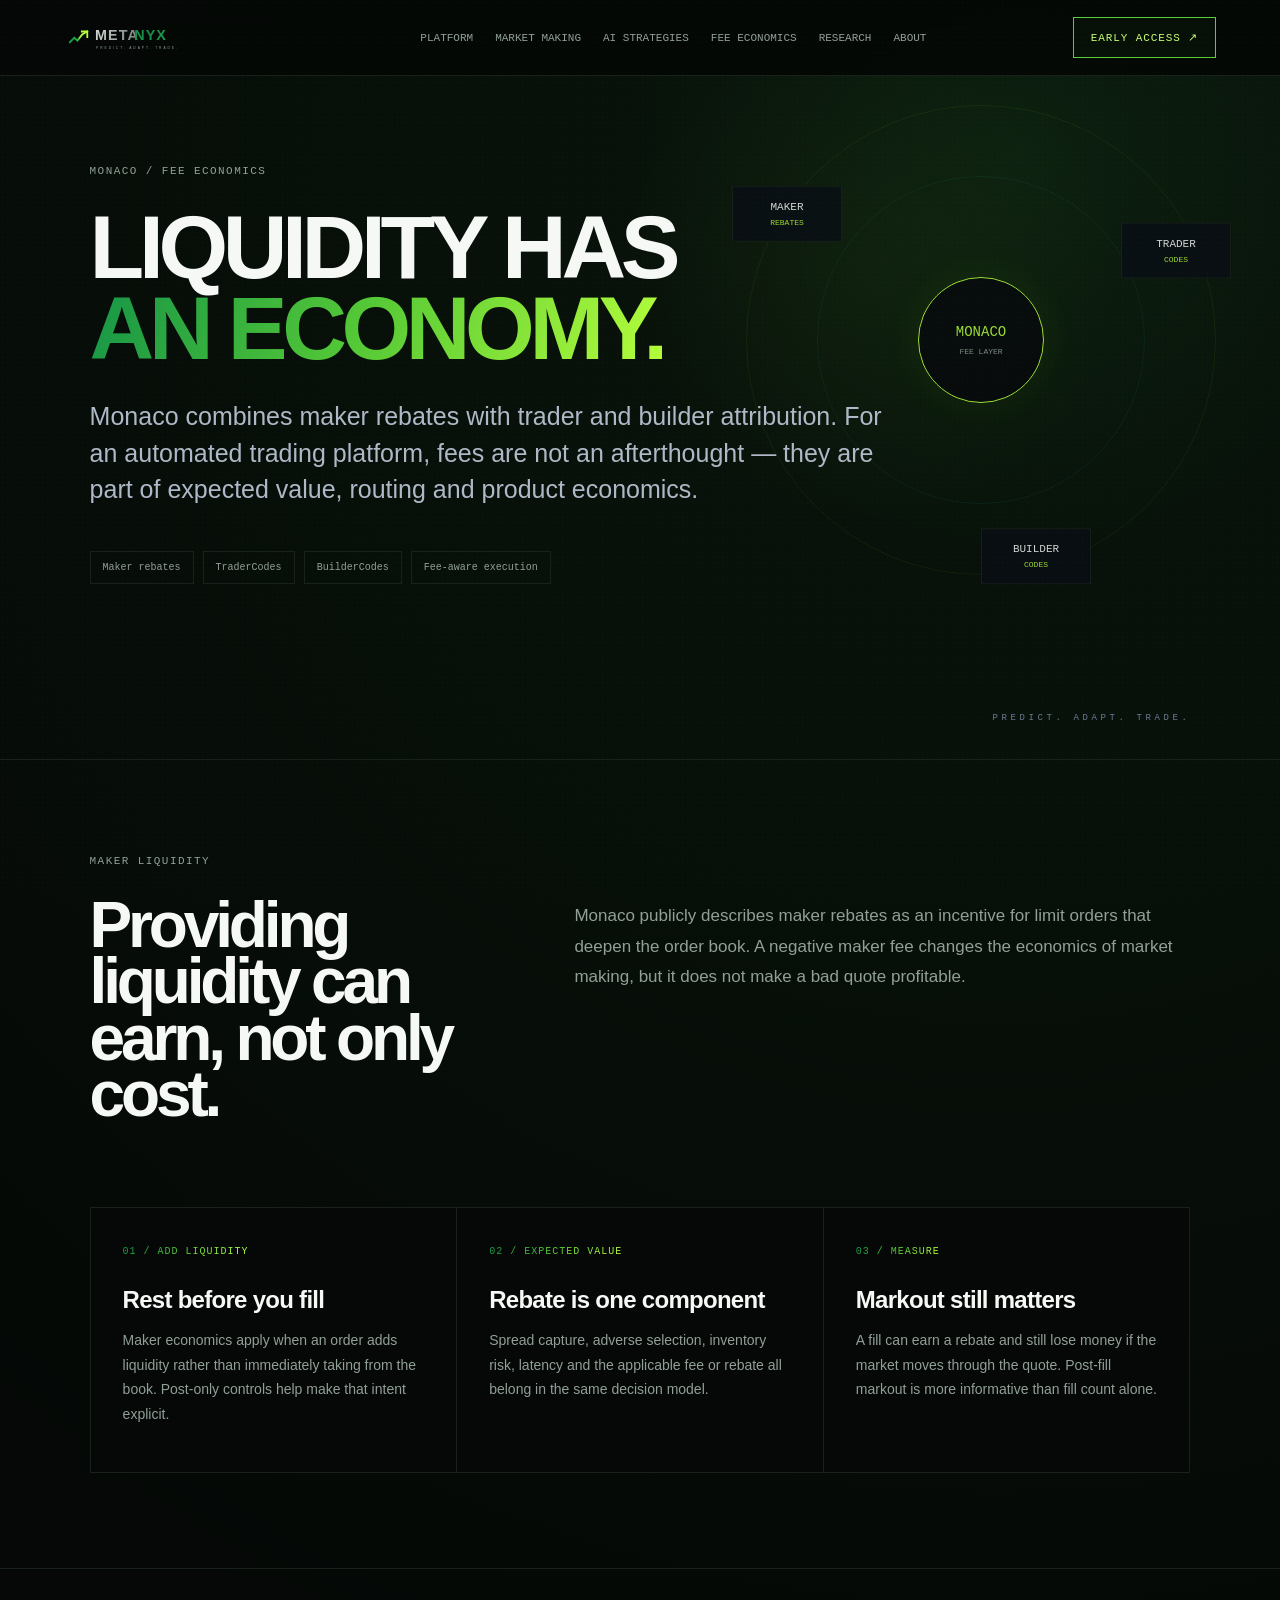
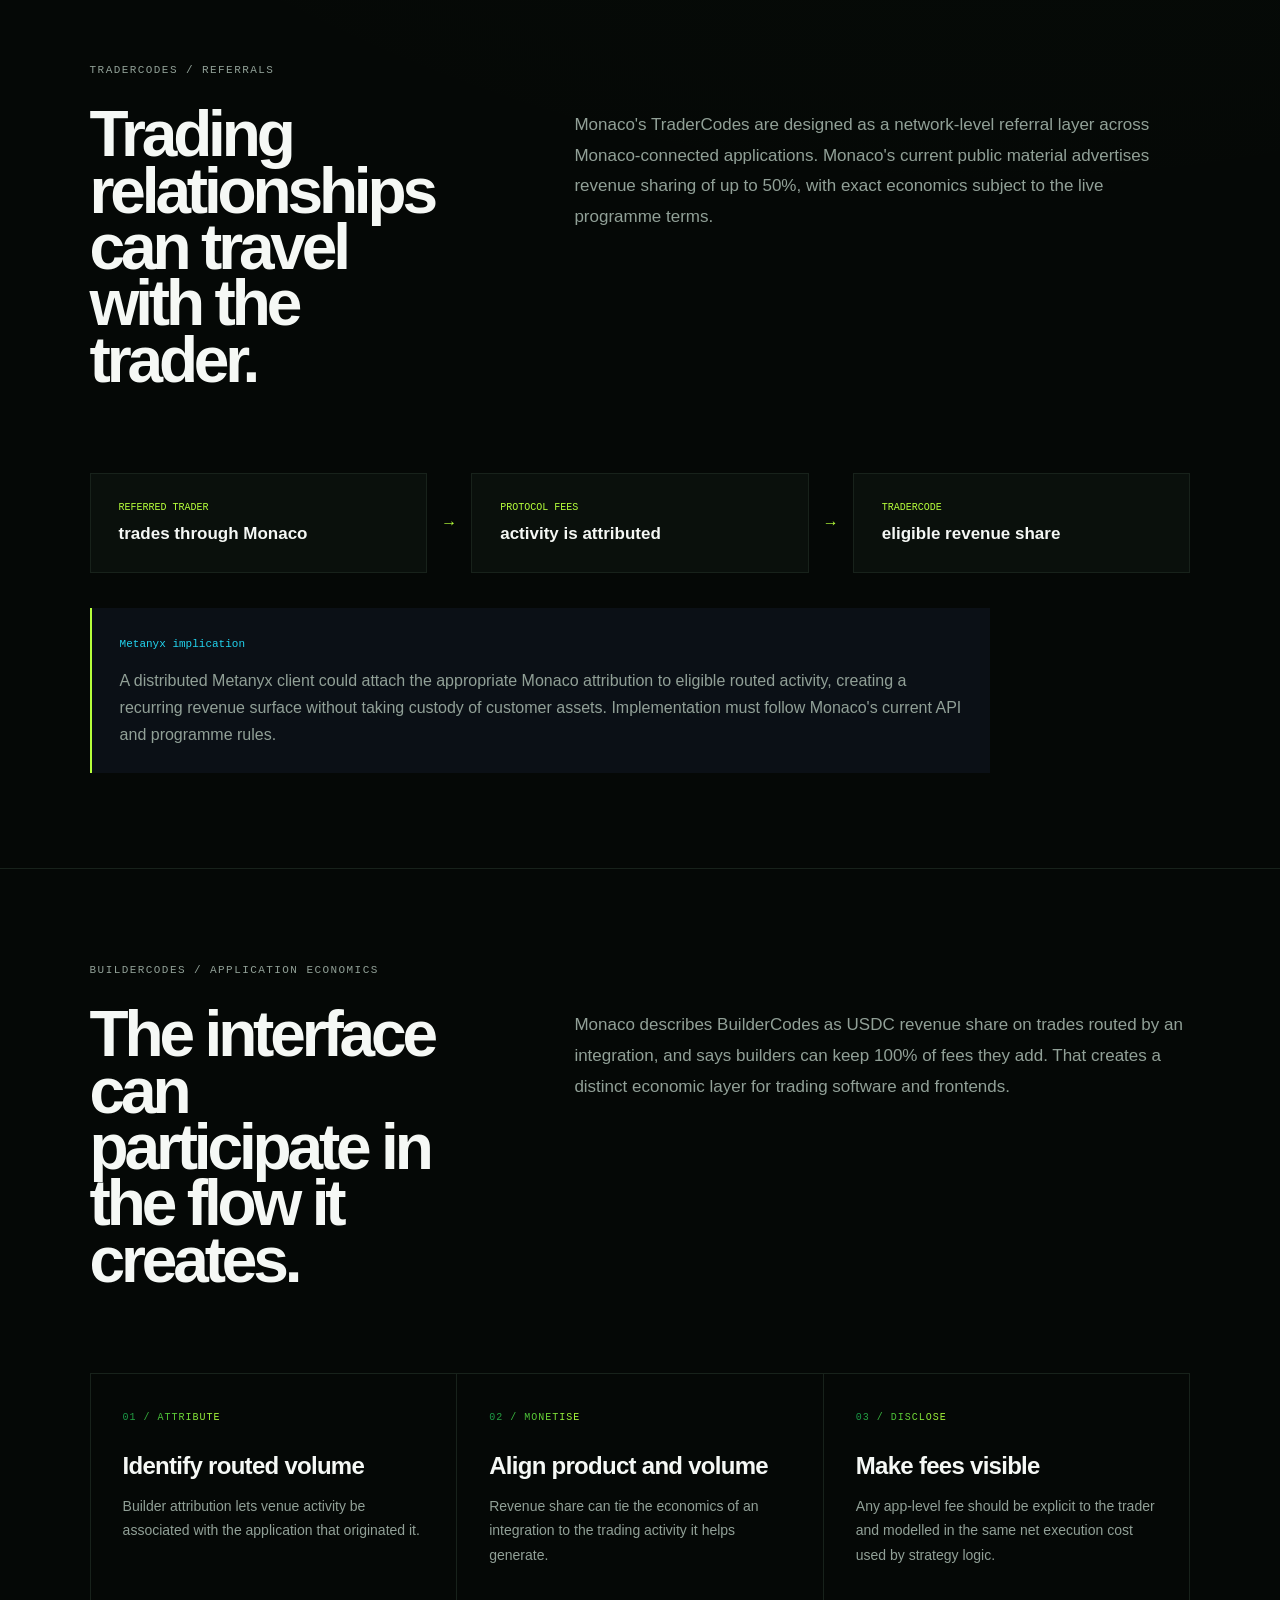
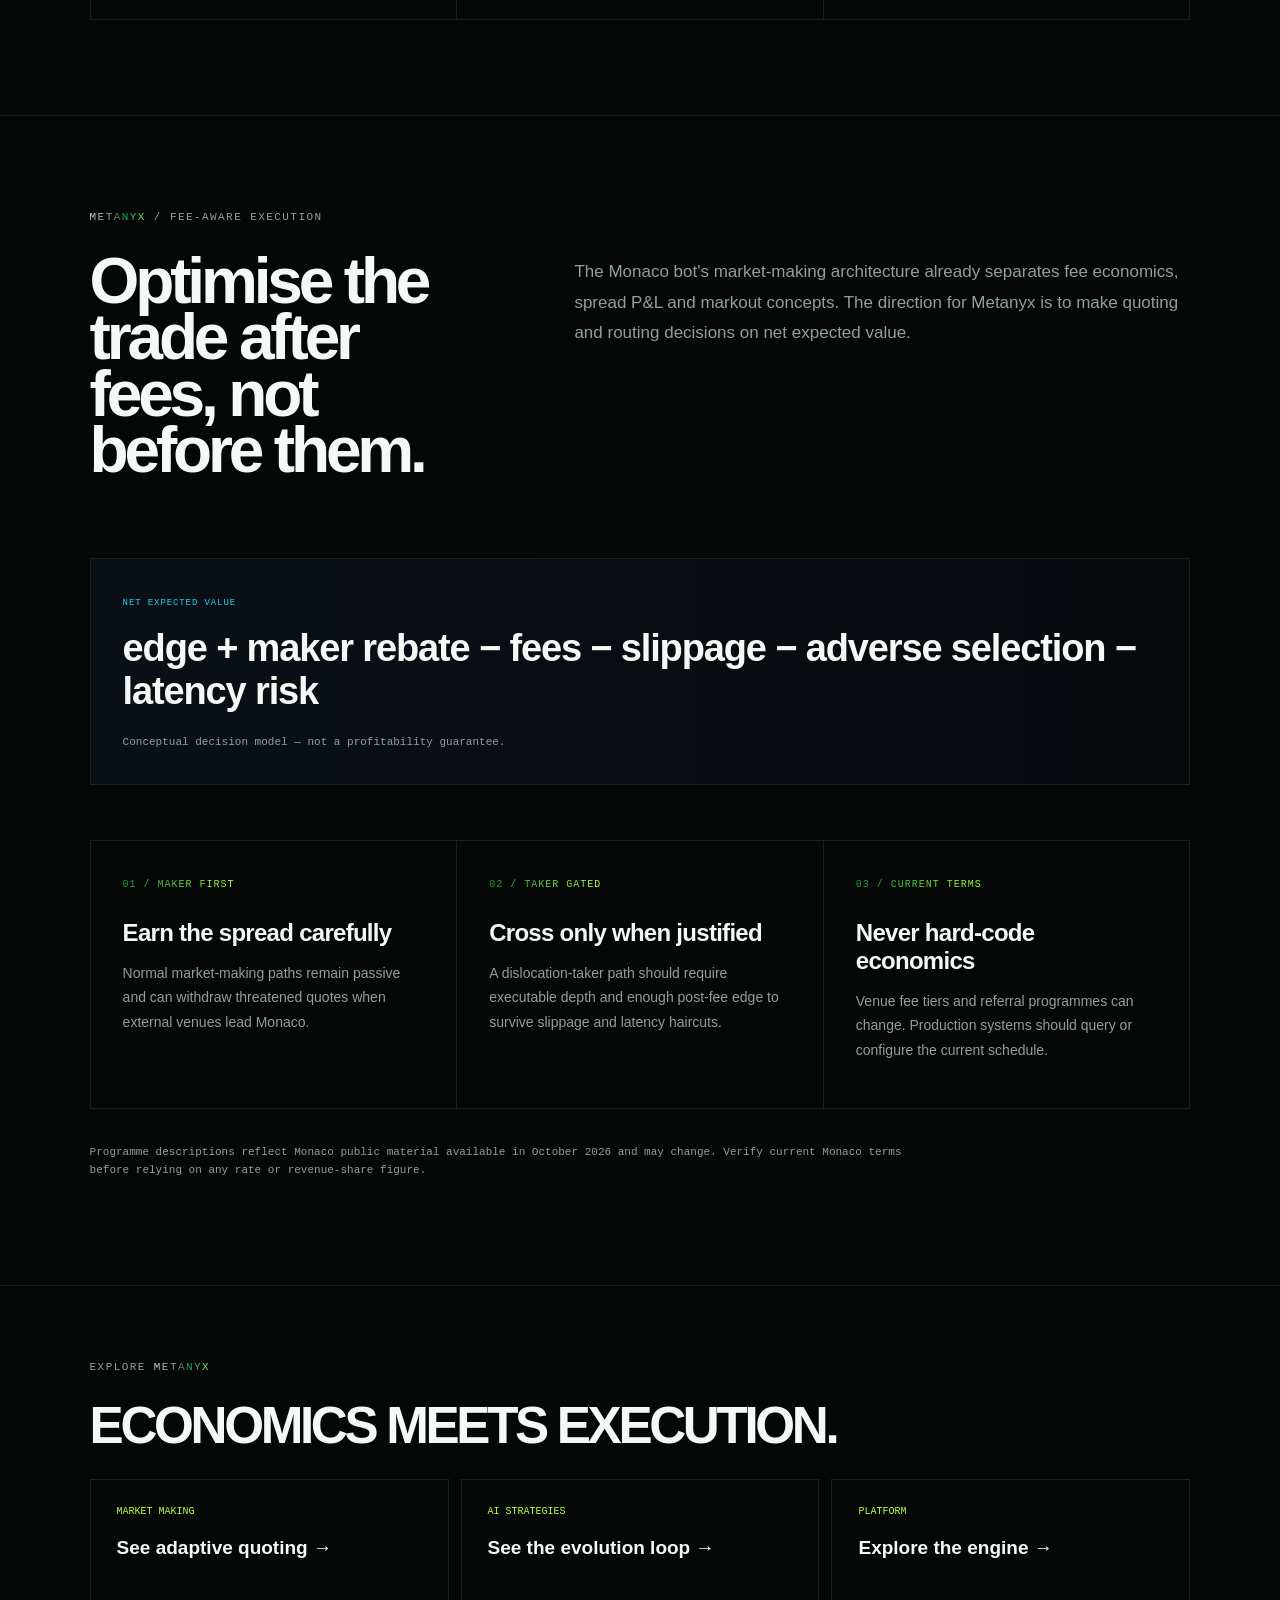
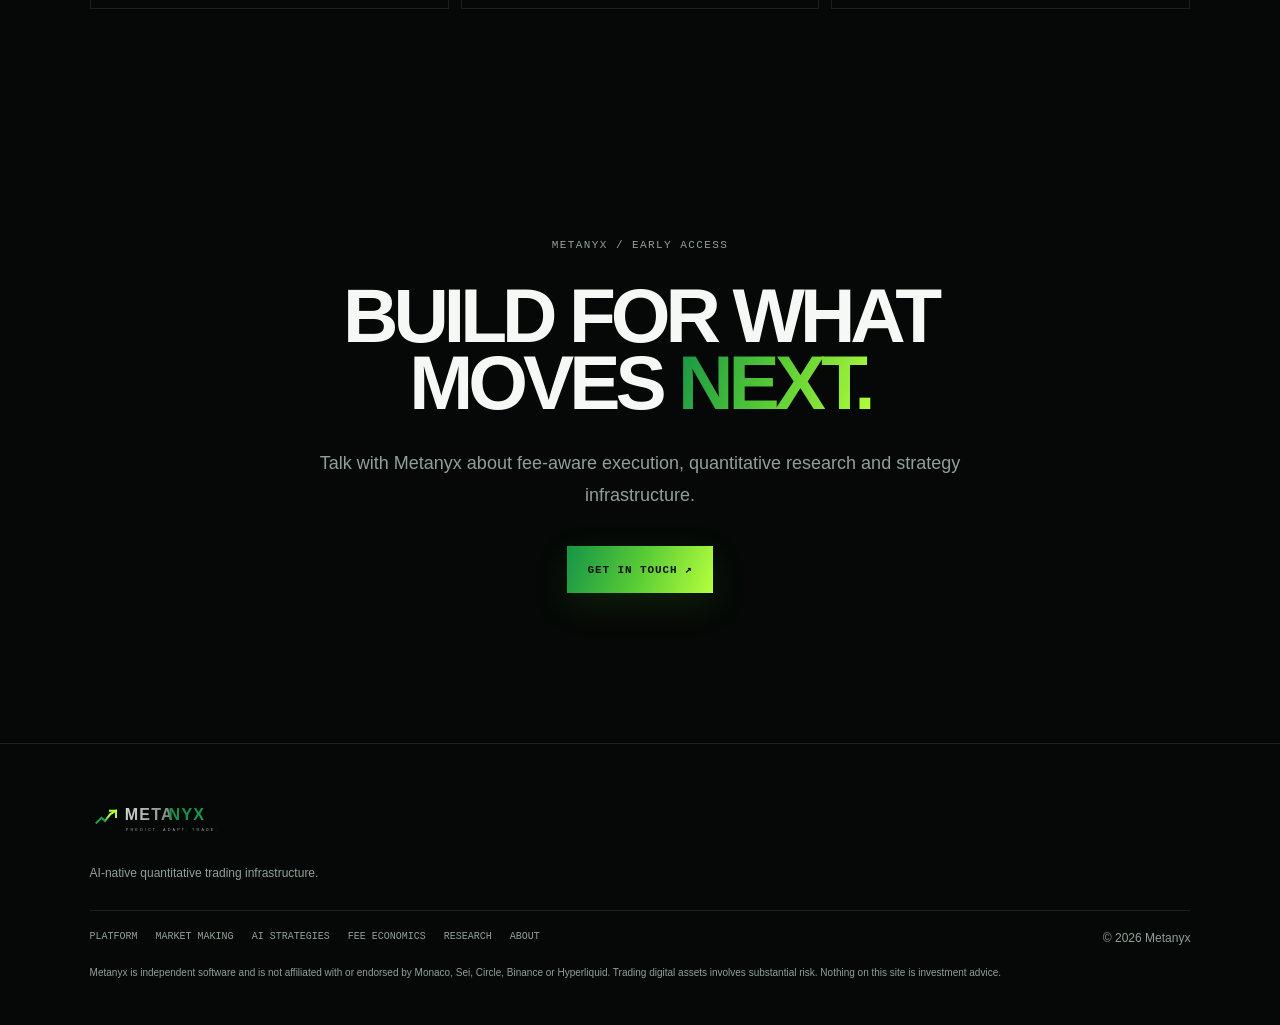
<file: fees/index.html>
<!doctype html><html lang="en"><head>
<meta charset="utf-8"><meta name="viewport" content="width=device-width,initial-scale=1">
<meta name="description" content="Explore Monaco maker rebates, TraderCodes and BuilderCodes, and how Metanyx thinks about fee-aware execution and referral economics.">
<meta name="theme-color" content="#07090d"><link rel="canonical" href="https://metanyx.ai/fees/">
<meta property="og:title" content="Monaco Maker Rebates & Referral Fees | Metanyx"><meta property="og:description" content="Maker rebates, TraderCodes, BuilderCodes and fee-aware execution on Monaco."><meta property="og:type" content="website"><meta property="og:url" content="https://metanyx.ai/fees/"><meta property="og:site_name" content="Metanyx"><meta property="og:image" content="https://metanyx.ai/assets/og-brand.svg"><meta name="twitter:card" content="summary_large_image">
<title>Monaco Maker Rebates & Referral Fees | Metanyx</title><link rel="icon" href="/assets/favicon.svg" type="image/svg+xml"><link rel="stylesheet" href="/assets/style.css?v=20261004-2"></head>
<body><div class="noise"></div><header class="nav"><a class="brand" href="/" aria-label="Metanyx home"><img class="brand-logo" src="/assets/logo-wordmark.svg" alt="Metanyx"></a><nav><a href="/platform/">Platform</a><a href="/market-making/">Market Making</a><a href="/strategy-framework/">AI Strategies</a><a href="/fees/">Fee Economics</a><a href="/research/">Research</a><a href="/about/">About</a></nav><button class="mobile-menu-toggle" type="button" aria-label="Open navigation" aria-controls="mobileMenu" aria-expanded="false">☰</button><div class="mobile-menu" id="mobileMenu"><a href="/platform/">Platform</a><a href="/market-making/">Market Making</a><a href="/strategy-framework/">AI Strategies</a><a href="/fees/">Fee Economics</a><a href="/research/">Research</a><a href="/about/">About</a></div><a class="pill" href="mailto:hello@metanyx.ai?subject=Metanyx%20Early%20Access">EARLY ACCESS ↗</a></header><main>
<section class="page-hero graphic-hero"><div class="section-tag">MONACO / FEE ECONOMICS</div><h1>LIQUIDITY HAS<br><span>AN ECONOMY.</span></h1><p class="lede">Monaco combines maker rebates with trader and builder attribution. For an automated trading platform, fees are not an afterthought — they are part of expected value, routing and product economics.</p><div class="fee-orbit parallax-stage" data-parallax-root aria-hidden="true"><div class="fee-core">MONACO<span>FEE LAYER</span></div><div class="fee-satellite sat-maker" data-parallax=".20"><b>MAKER</b><span>REBATES</span></div><div class="fee-satellite sat-trader" data-parallax="-.14"><b>TRADER</b><span>CODES</span></div><div class="fee-satellite sat-builder" data-parallax=".16"><b>BUILDER</b><span>CODES</span></div></div><nav class="page-index"><a href="#rebates">Maker rebates</a><a href="#referrals">TraderCodes</a><a href="#builders">BuilderCodes</a><a href="#metanyx-fees">Fee-aware execution</a></nav></section>
<section class="detail-section" id="rebates"><div class="section-tag">MAKER LIQUIDITY</div><div class="detail-intro"><h2>Providing liquidity can earn, not only cost.</h2><p>Monaco publicly describes maker rebates as an incentive for limit orders that deepen the order book. A negative maker fee changes the economics of market making, but it does not make a bad quote profitable.</p></div><div class="detail-grid"><article class="detail-card"><b>01 / ADD LIQUIDITY</b><h3>Rest before you fill</h3><p>Maker economics apply when an order adds liquidity rather than immediately taking from the book. Post-only controls help make that intent explicit.</p></article><article class="detail-card"><b>02 / EXPECTED VALUE</b><h3>Rebate is one component</h3><p>Spread capture, adverse selection, inventory risk, latency and the applicable fee or rebate all belong in the same decision model.</p></article><article class="detail-card"><b>03 / MEASURE</b><h3>Markout still matters</h3><p>A fill can earn a rebate and still lose money if the market moves through the quote. Post-fill markout is more informative than fill count alone.</p></article></div></section>
<section class="detail-section" id="referrals"><div class="section-tag">TRADERCODES / REFERRALS</div><div class="detail-intro"><h2>Trading relationships can travel with the trader.</h2><p>Monaco's TraderCodes are designed as a network-level referral layer across Monaco-connected applications. Monaco's current public material advertises revenue sharing of up to 50%, with exact economics subject to the live programme terms.</p></div><div class="economics-flow"><div><span>REFERRED TRADER</span><b>trades through Monaco</b></div><i>→</i><div><span>PROTOCOL FEES</span><b>activity is attributed</b></div><i>→</i><div><span>TRADERCODE</span><b>eligible revenue share</b></div></div><div class="callout"><b>Metanyx implication</b><p>A distributed Metanyx client could attach the appropriate Monaco attribution to eligible routed activity, creating a recurring revenue surface without taking custody of customer assets. Implementation must follow Monaco's current API and programme rules.</p></div></section>
<section class="detail-section" id="builders"><div class="section-tag">BUILDERCODES / APPLICATION ECONOMICS</div><div class="detail-intro"><h2>The interface can participate in the flow it creates.</h2><p>Monaco describes BuilderCodes as USDC revenue share on trades routed by an integration, and says builders can keep 100% of fees they add. That creates a distinct economic layer for trading software and frontends.</p></div><div class="detail-grid"><article class="detail-card"><b>01 / ATTRIBUTE</b><h3>Identify routed volume</h3><p>Builder attribution lets venue activity be associated with the application that originated it.</p></article><article class="detail-card"><b>02 / MONETISE</b><h3>Align product and volume</h3><p>Revenue share can tie the economics of an integration to the trading activity it helps generate.</p></article><article class="detail-card"><b>03 / DISCLOSE</b><h3>Make fees visible</h3><p>Any app-level fee should be explicit to the trader and modelled in the same net execution cost used by strategy logic.</p></article></div></section>
<section class="detail-section" id="metanyx-fees"><div class="section-tag"><span class="metanyx-text"><span class="meta">META</span><span class="nyx">NYX</span></span> / FEE-AWARE EXECUTION</div><div class="detail-intro"><h2>Optimise the trade after fees, not before them.</h2><p>The Monaco bot's market-making architecture already separates fee economics, spread P&amp;L and markout concepts. The direction for Metanyx is to make quoting and routing decisions on net expected value.</p></div><div class="formula-card"><span>NET EXPECTED VALUE</span><strong>edge + maker rebate − fees − slippage − adverse selection − latency risk</strong><small>Conceptual decision model — not a profitability guarantee.</small></div><div class="detail-grid"><article class="detail-card"><b>01 / MAKER FIRST</b><h3>Earn the spread carefully</h3><p>Normal market-making paths remain passive and can withdraw threatened quotes when external venues lead Monaco.</p></article><article class="detail-card"><b>02 / TAKER GATED</b><h3>Cross only when justified</h3><p>A dislocation-taker path should require executable depth and enough post-fee edge to survive slippage and latency haircuts.</p></article><article class="detail-card"><b>03 / CURRENT TERMS</b><h3>Never hard-code economics</h3><p>Venue fee tiers and referral programmes can change. Production systems should query or configure the current schedule.</p></article></div><p class="source-note">Programme descriptions reflect Monaco public material available in October 2026 and may change. Verify current Monaco terms before relying on any rate or revenue-share figure.</p></section>
<section class="related"><div class="section-tag">EXPLORE <span class="metanyx-text"><span class="meta">META</span><span class="nyx">NYX</span></span></div><h2>ECONOMICS MEETS EXECUTION.</h2><div class="related-grid"><a href="/market-making/"><span>MARKET MAKING</span><strong>See adaptive quoting →</strong></a><a href="/strategy-framework/"><span>AI STRATEGIES</span><strong>See the evolution loop →</strong></a><a href="/platform/"><span>PLATFORM</span><strong>Explore the engine →</strong></a></div></section>
<section class="access"><span class="section-tag">METANYX / EARLY ACCESS</span><h2>BUILD FOR WHAT<br>MOVES <span>NEXT.</span></h2><p>Talk with Metanyx about fee-aware execution, quantitative research and strategy infrastructure.</p><a class="cta" href="mailto:hello@metanyx.ai?subject=Metanyx%20Early%20Access">GET IN TOUCH ↗</a></section>
</main><footer><div class="brand"><img class="brand-logo footer-logo" src="/assets/logo-wordmark.svg" alt="Metanyx"></div><p>AI-native quantitative trading infrastructure.</p><div class="footer-row"><div class="footer-links"><a href="/platform/">Platform</a><a href="/market-making/">Market Making</a><a href="/strategy-framework/">AI Strategies</a><a href="/fees/">Fee Economics</a><a href="/research/">Research</a><a href="/about/">About</a></div><span>© 2026 Metanyx</span></div><small>Metanyx is independent software and is not affiliated with or endorsed by Monaco, Sei, Circle, Binance or Hyperliquid. Trading digital assets involves substantial risk. Nothing on this site is investment advice.</small></footer><script src="/assets/app.js?v=20261004-2"></script></body></html>
</file>
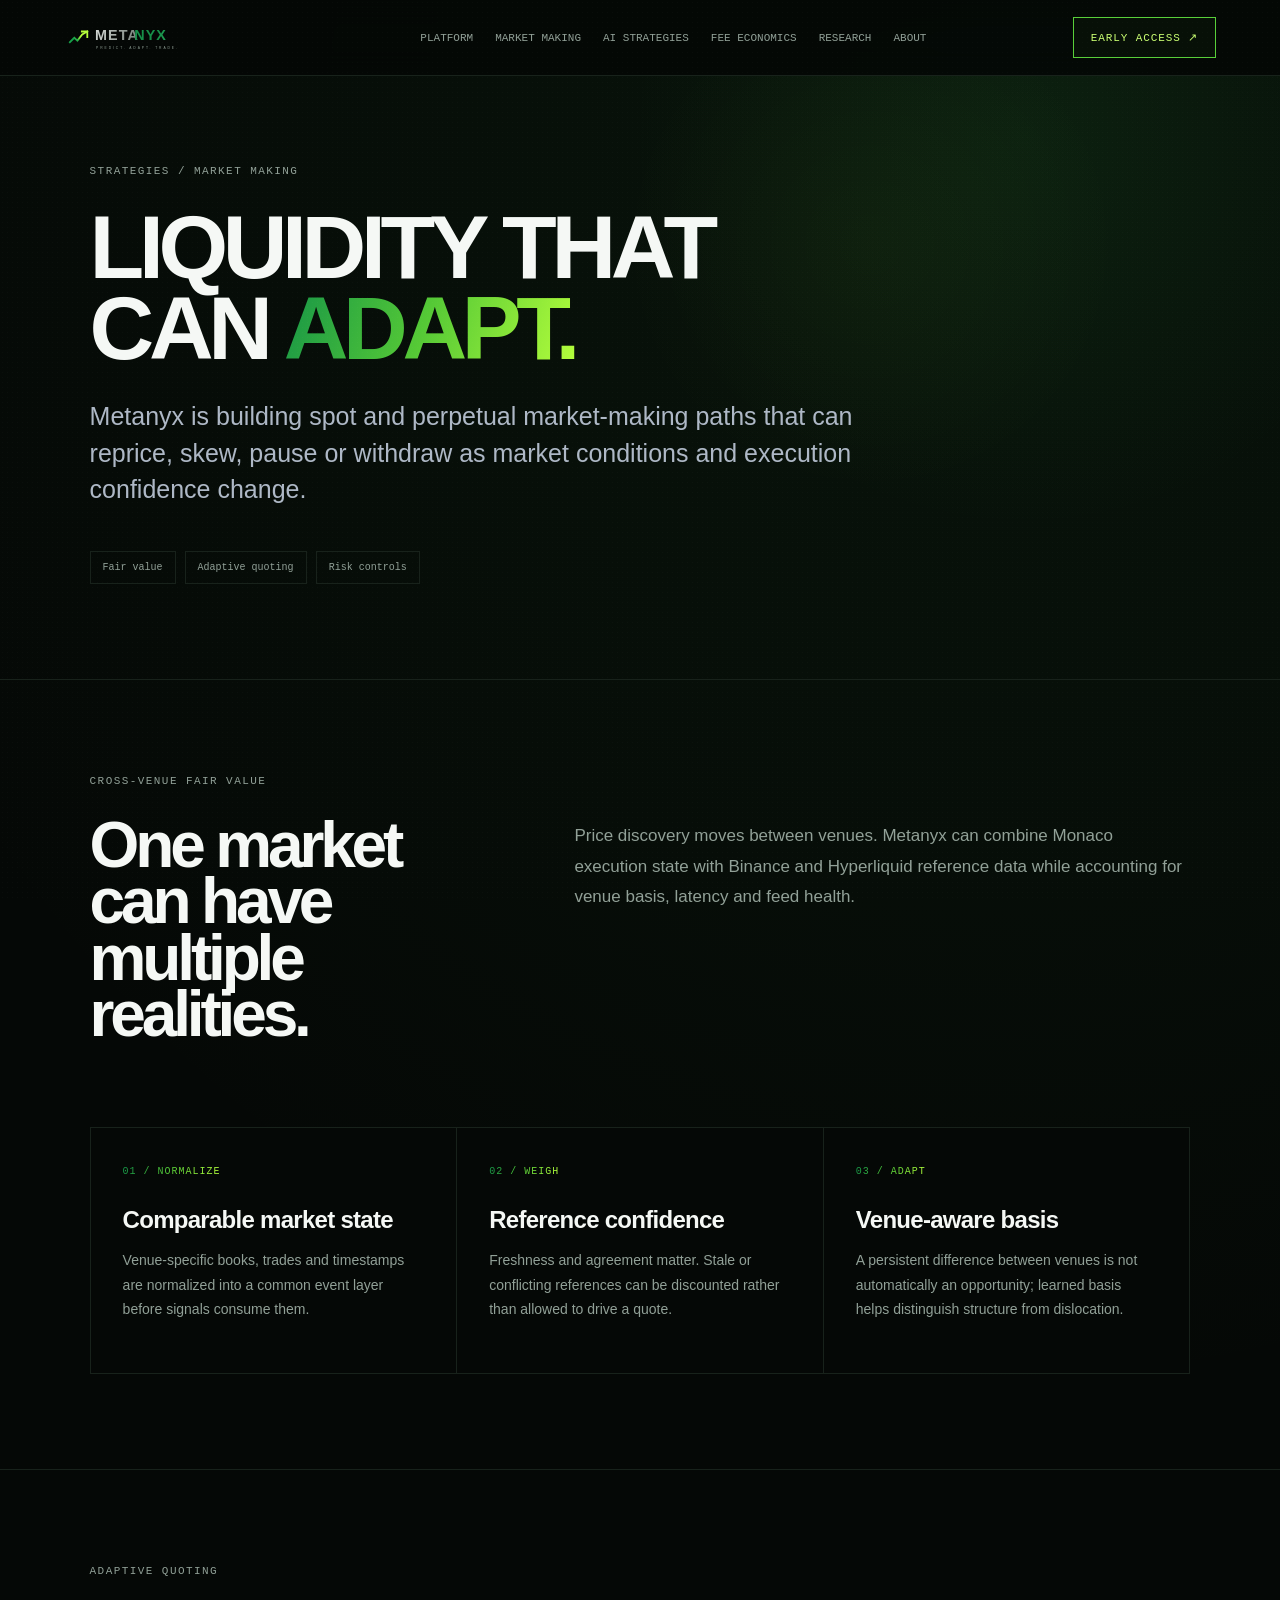
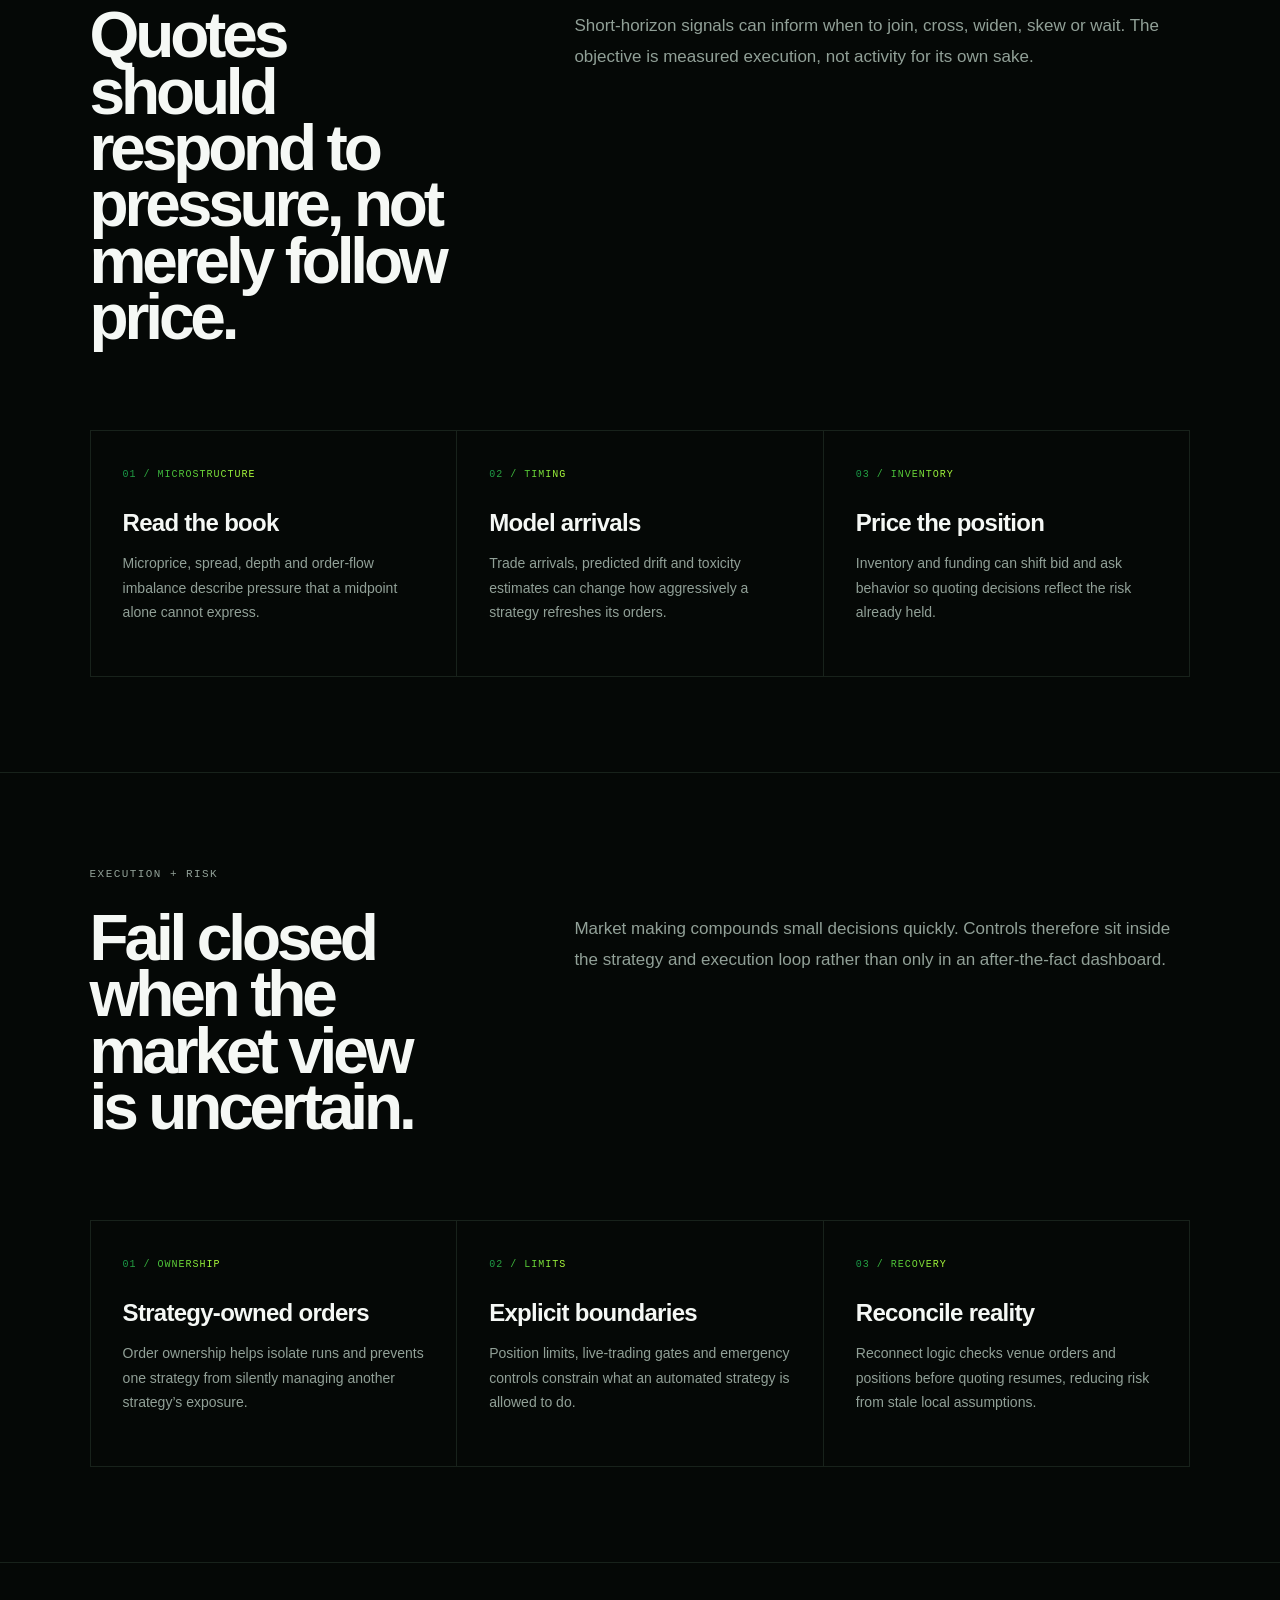
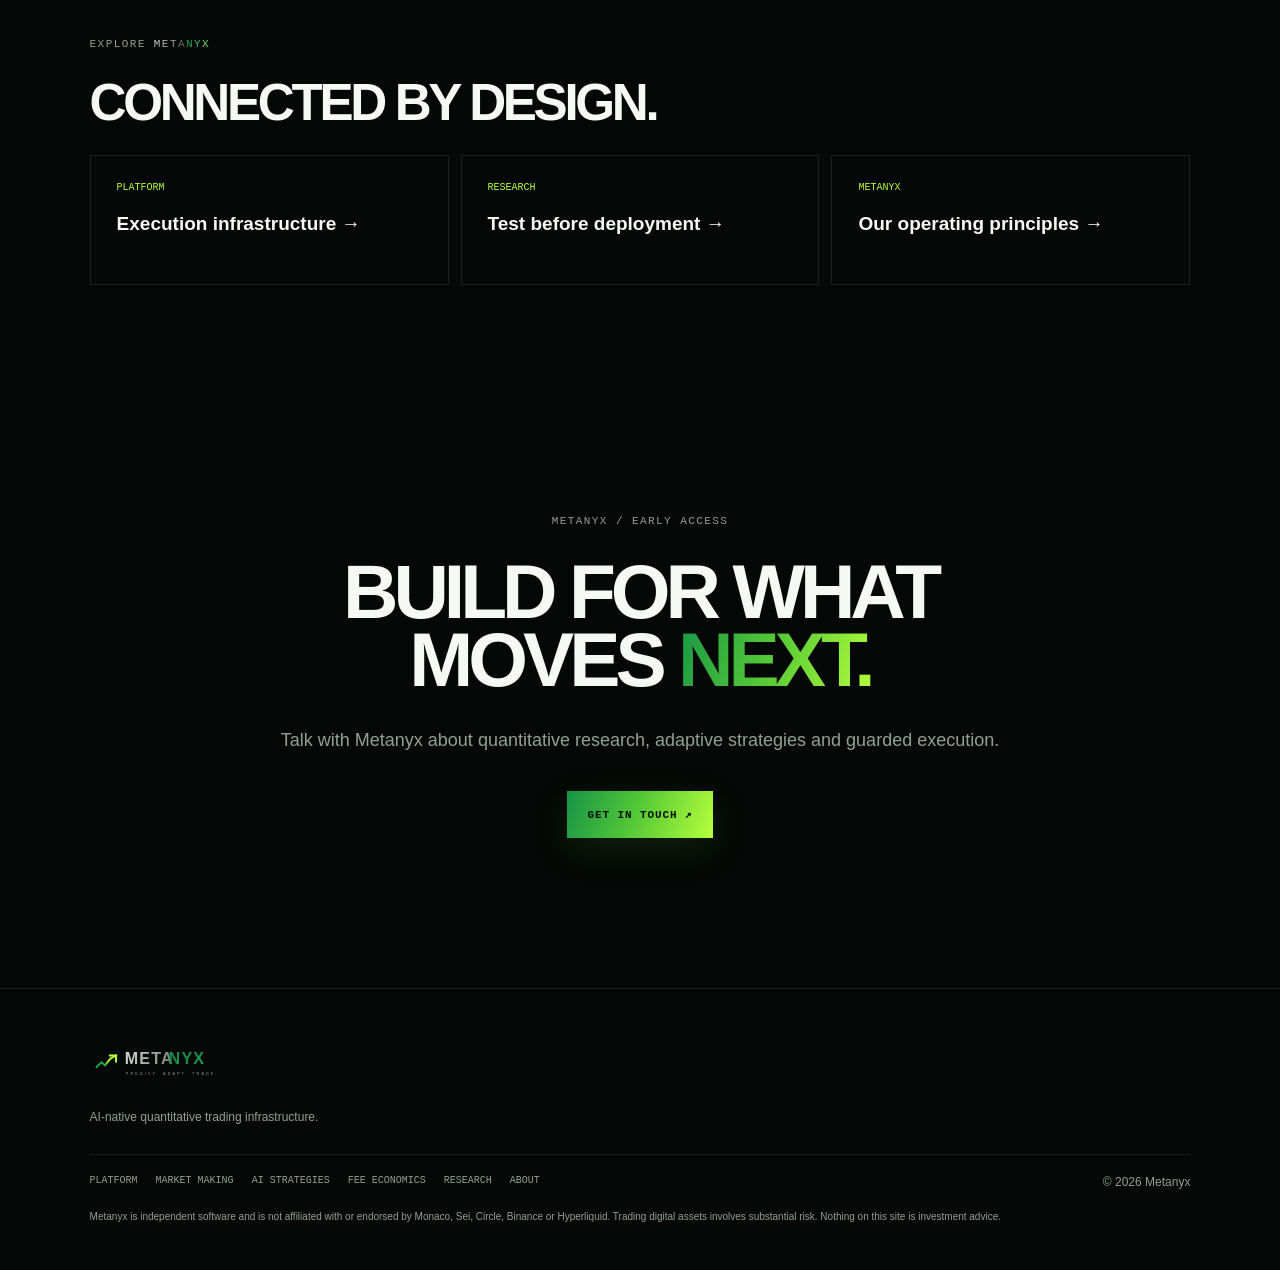
<file: market-making/index.html>
<!doctype html>
<html lang="en">
<head>
  <meta charset="utf-8"><meta name="viewport" content="width=device-width,initial-scale=1">
  <meta name="description" content="Learn how Metanyx approaches adaptive crypto market making with cross-venue fair value, inventory controls and guarded execution.">
  <meta name="theme-color" content="#07090d"><link rel="canonical" href="https://metanyx.ai/market-making/">
  <meta property="og:title" content="Adaptive Crypto Market Making | Metanyx"><meta property="og:description" content="Learn how Metanyx approaches adaptive crypto market making with cross-venue fair value, inventory controls and guarded execution.">
  <meta property="og:type" content="website"><meta property="og:url" content="https://metanyx.ai/market-making/"><meta property="og:site_name" content="Metanyx">
  <meta property="og:image" content="https://metanyx.ai/assets/og-brand.svg"><meta name="twitter:card" content="summary_large_image">
  <title>Adaptive Crypto Market Making | Metanyx</title><link rel="icon" href="/assets/favicon.svg" type="image/svg+xml">
  <script type="application/ld+json">{"@context":"https://schema.org","@type":"WebPage","name":"Adaptive Crypto Market Making | Metanyx","description":"Learn how Metanyx approaches adaptive crypto market making with cross-venue fair value, inventory controls and guarded execution.","url":"https://metanyx.ai/market-making/","isPartOf":{"@type":"WebSite","@id":"https://metanyx.ai/#website","name":"Metanyx","url":"https://metanyx.ai/"},"breadcrumb":{"@type":"BreadcrumbList","itemListElement":[{"@type":"ListItem","position":1,"name":"Home","item":"https://metanyx.ai/"},{"@type":"ListItem","position":2,"name":"Market Making","item":"https://metanyx.ai/market-making/"}]}}</script>
  <link rel="stylesheet" href="/assets/style.css?v=20261004-2">
</head>
<body><div class="noise"></div><header class="nav"><a class="brand" href="/" aria-label="Metanyx home"><img class="brand-logo" src="/assets/logo-wordmark.svg" alt="Metanyx"></a><nav><a href="/platform/">Platform</a><a href="/market-making/">Market Making</a><a href="/strategy-framework/">AI Strategies</a><a href="/fees/">Fee Economics</a><a href="/research/">Research</a><a href="/about/">About</a></nav><button class="mobile-menu-toggle" type="button" aria-label="Open navigation" aria-controls="mobileMenu" aria-expanded="false">☰</button><div class="mobile-menu" id="mobileMenu"><a href="/platform/">Platform</a><a href="/market-making/">Market Making</a><a href="/strategy-framework/">AI Strategies</a><a href="/fees/">Fee Economics</a><a href="/research/">Research</a><a href="/about/">About</a></div><a class="pill" href="mailto:hello@metanyx.ai?subject=Metanyx%20Early%20Access">EARLY ACCESS ↗</a></header><main>
<section class="page-hero"><div class="section-tag">STRATEGIES / MARKET MAKING</div><h1>LIQUIDITY THAT<br>CAN <span>ADAPT.</span></h1><p class="lede">Metanyx is building spot and perpetual market-making paths that can reprice, skew, pause or withdraw as market conditions and execution confidence change.</p><nav class="page-index" aria-label="On this page"><a href="#fair-value">Fair value</a><a href="#quoting">Adaptive quoting</a><a href="#risk">Risk controls</a></nav></section>
<section class="detail-section" id="fair-value"><div class="section-tag">CROSS-VENUE FAIR VALUE</div><div class="detail-intro"><h2>One market can have multiple realities.</h2><p>Price discovery moves between venues. Metanyx can combine Monaco execution state with Binance and Hyperliquid reference data while accounting for venue basis, latency and feed health.</p></div><div class="detail-grid"><article class="detail-card"><b>01 / NORMALIZE</b><h3>Comparable market state</h3><p>Venue-specific books, trades and timestamps are normalized into a common event layer before signals consume them.</p></article><article class="detail-card"><b>02 / WEIGH</b><h3>Reference confidence</h3><p>Freshness and agreement matter. Stale or conflicting references can be discounted rather than allowed to drive a quote.</p></article><article class="detail-card"><b>03 / ADAPT</b><h3>Venue-aware basis</h3><p>A persistent difference between venues is not automatically an opportunity; learned basis helps distinguish structure from dislocation.</p></article></div></section><section class="detail-section" id="quoting"><div class="section-tag">ADAPTIVE QUOTING</div><div class="detail-intro"><h2>Quotes should respond to pressure, not merely follow price.</h2><p>Short-horizon signals can inform when to join, cross, widen, skew or wait. The objective is measured execution, not activity for its own sake.</p></div><div class="detail-grid"><article class="detail-card"><b>01 / MICROSTRUCTURE</b><h3>Read the book</h3><p>Microprice, spread, depth and order-flow imbalance describe pressure that a midpoint alone cannot express.</p></article><article class="detail-card"><b>02 / TIMING</b><h3>Model arrivals</h3><p>Trade arrivals, predicted drift and toxicity estimates can change how aggressively a strategy refreshes its orders.</p></article><article class="detail-card"><b>03 / INVENTORY</b><h3>Price the position</h3><p>Inventory and funding can shift bid and ask behavior so quoting decisions reflect the risk already held.</p></article></div></section><section class="detail-section" id="risk"><div class="section-tag">EXECUTION + RISK</div><div class="detail-intro"><h2>Fail closed when the market view is uncertain.</h2><p>Market making compounds small decisions quickly. Controls therefore sit inside the strategy and execution loop rather than only in an after-the-fact dashboard.</p></div><div class="detail-grid"><article class="detail-card"><b>01 / OWNERSHIP</b><h3>Strategy-owned orders</h3><p>Order ownership helps isolate runs and prevents one strategy from silently managing another strategy’s exposure.</p></article><article class="detail-card"><b>02 / LIMITS</b><h3>Explicit boundaries</h3><p>Position limits, live-trading gates and emergency controls constrain what an automated strategy is allowed to do.</p></article><article class="detail-card"><b>03 / RECOVERY</b><h3>Reconcile reality</h3><p>Reconnect logic checks venue orders and positions before quoting resumes, reducing risk from stale local assumptions.</p></article></div></section>
<section class="related"><div class="section-tag">EXPLORE <span class="metanyx-text"><span class="meta">META</span><span class="nyx">NYX</span></span></div><h2>CONNECTED BY DESIGN.</h2><div class="related-grid"><a href="/platform/"><span>PLATFORM</span><strong>Execution infrastructure →</strong></a><a href="/research/"><span>RESEARCH</span><strong>Test before deployment →</strong></a><a href="/about/"><span>METANYX</span><strong>Our operating principles →</strong></a></div></section>
<section class="access"><span class="section-tag">METANYX / EARLY ACCESS</span><h2>BUILD FOR WHAT<br>MOVES <span>NEXT.</span></h2><p>Talk with Metanyx about quantitative research, adaptive strategies and guarded execution.</p><a class="cta" href="mailto:hello@metanyx.ai?subject=Metanyx%20Early%20Access">GET IN TOUCH ↗</a></section>
</main><footer><div class="brand"><img class="brand-logo footer-logo" src="/assets/logo-wordmark.svg" alt="Metanyx"></div><p>AI-native quantitative trading infrastructure.</p><div class="footer-row"><div class="footer-links"><a href="/platform/">Platform</a><a href="/market-making/">Market Making</a><a href="/strategy-framework/">AI Strategies</a><a href="/fees/">Fee Economics</a><a href="/research/">Research</a><a href="/about/">About</a></div><span>© 2026 Metanyx</span></div><small>Metanyx is independent software and is not affiliated with or endorsed by Monaco, Sei, Circle, Binance or Hyperliquid. Trading digital assets involves substantial risk. Nothing on this site is investment advice.</small></footer><script src="/assets/app.js?v=20261004-2"></script></body></html>
</file>
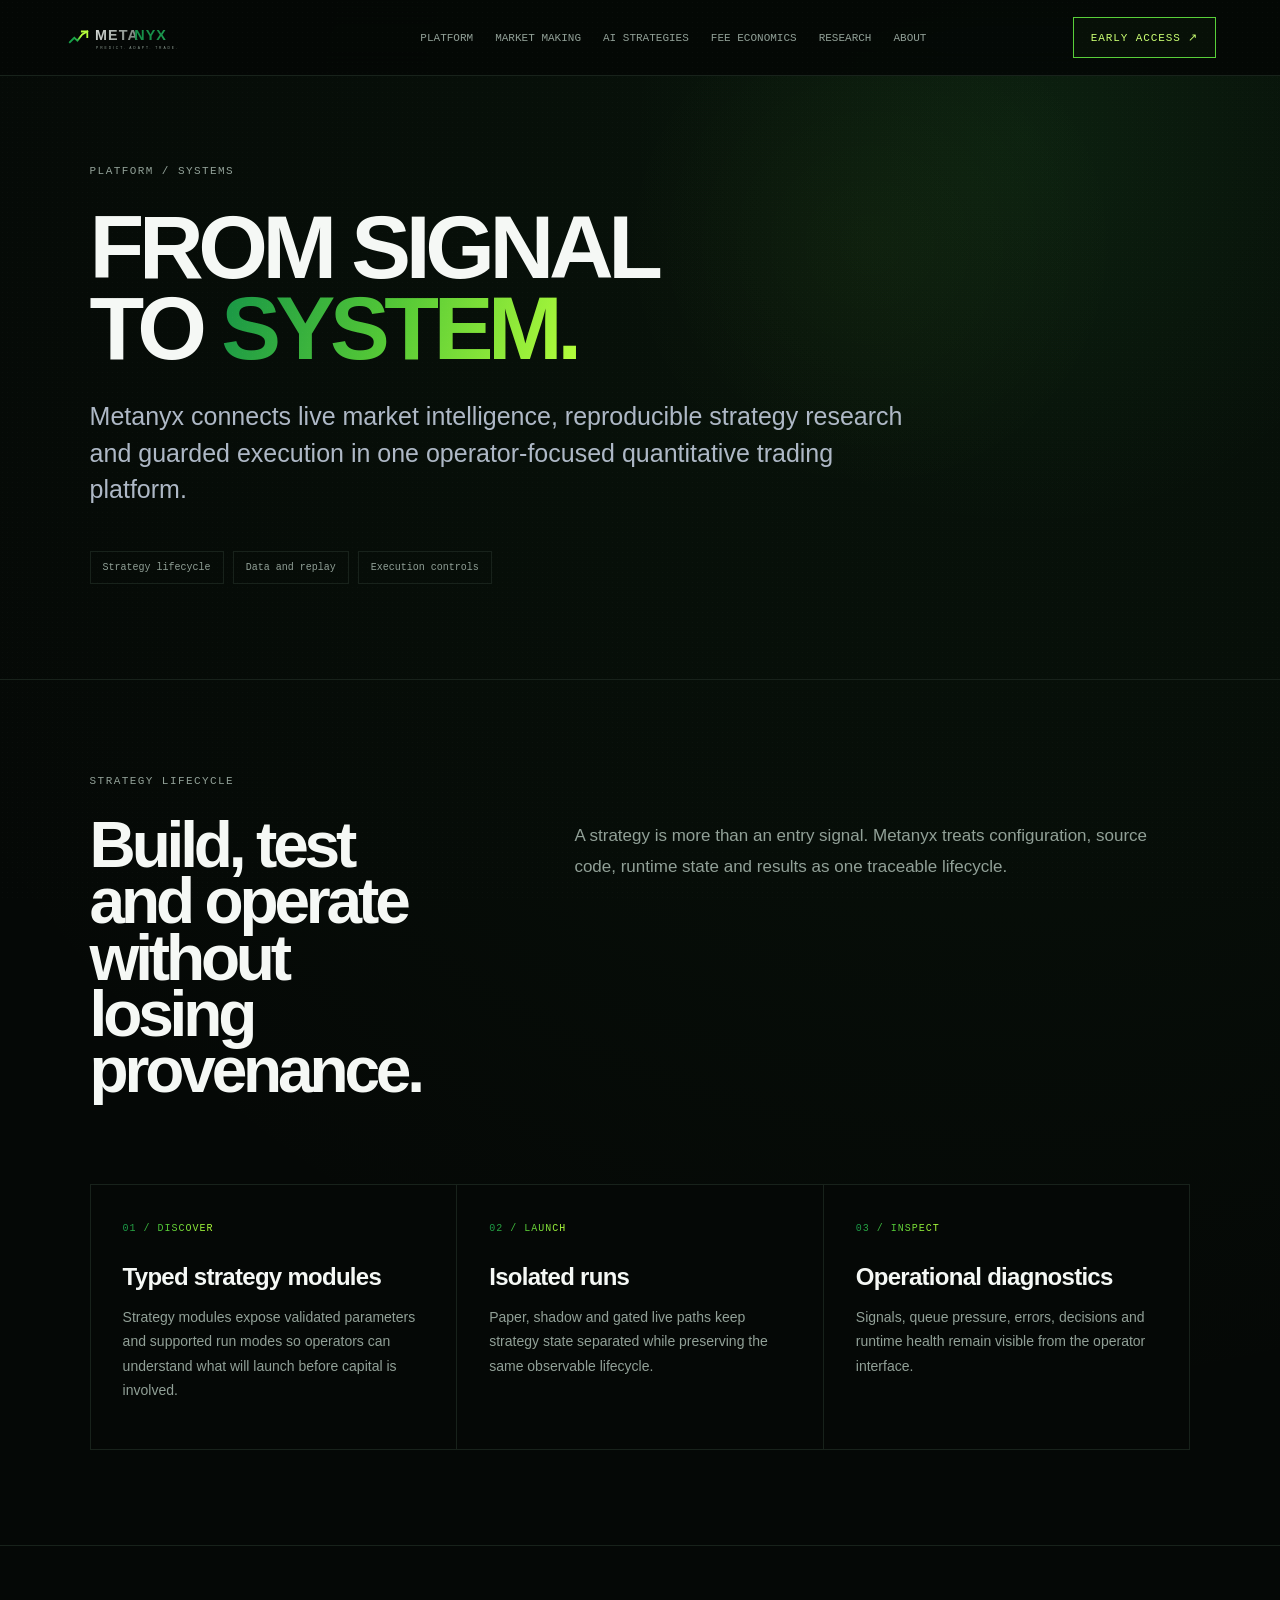
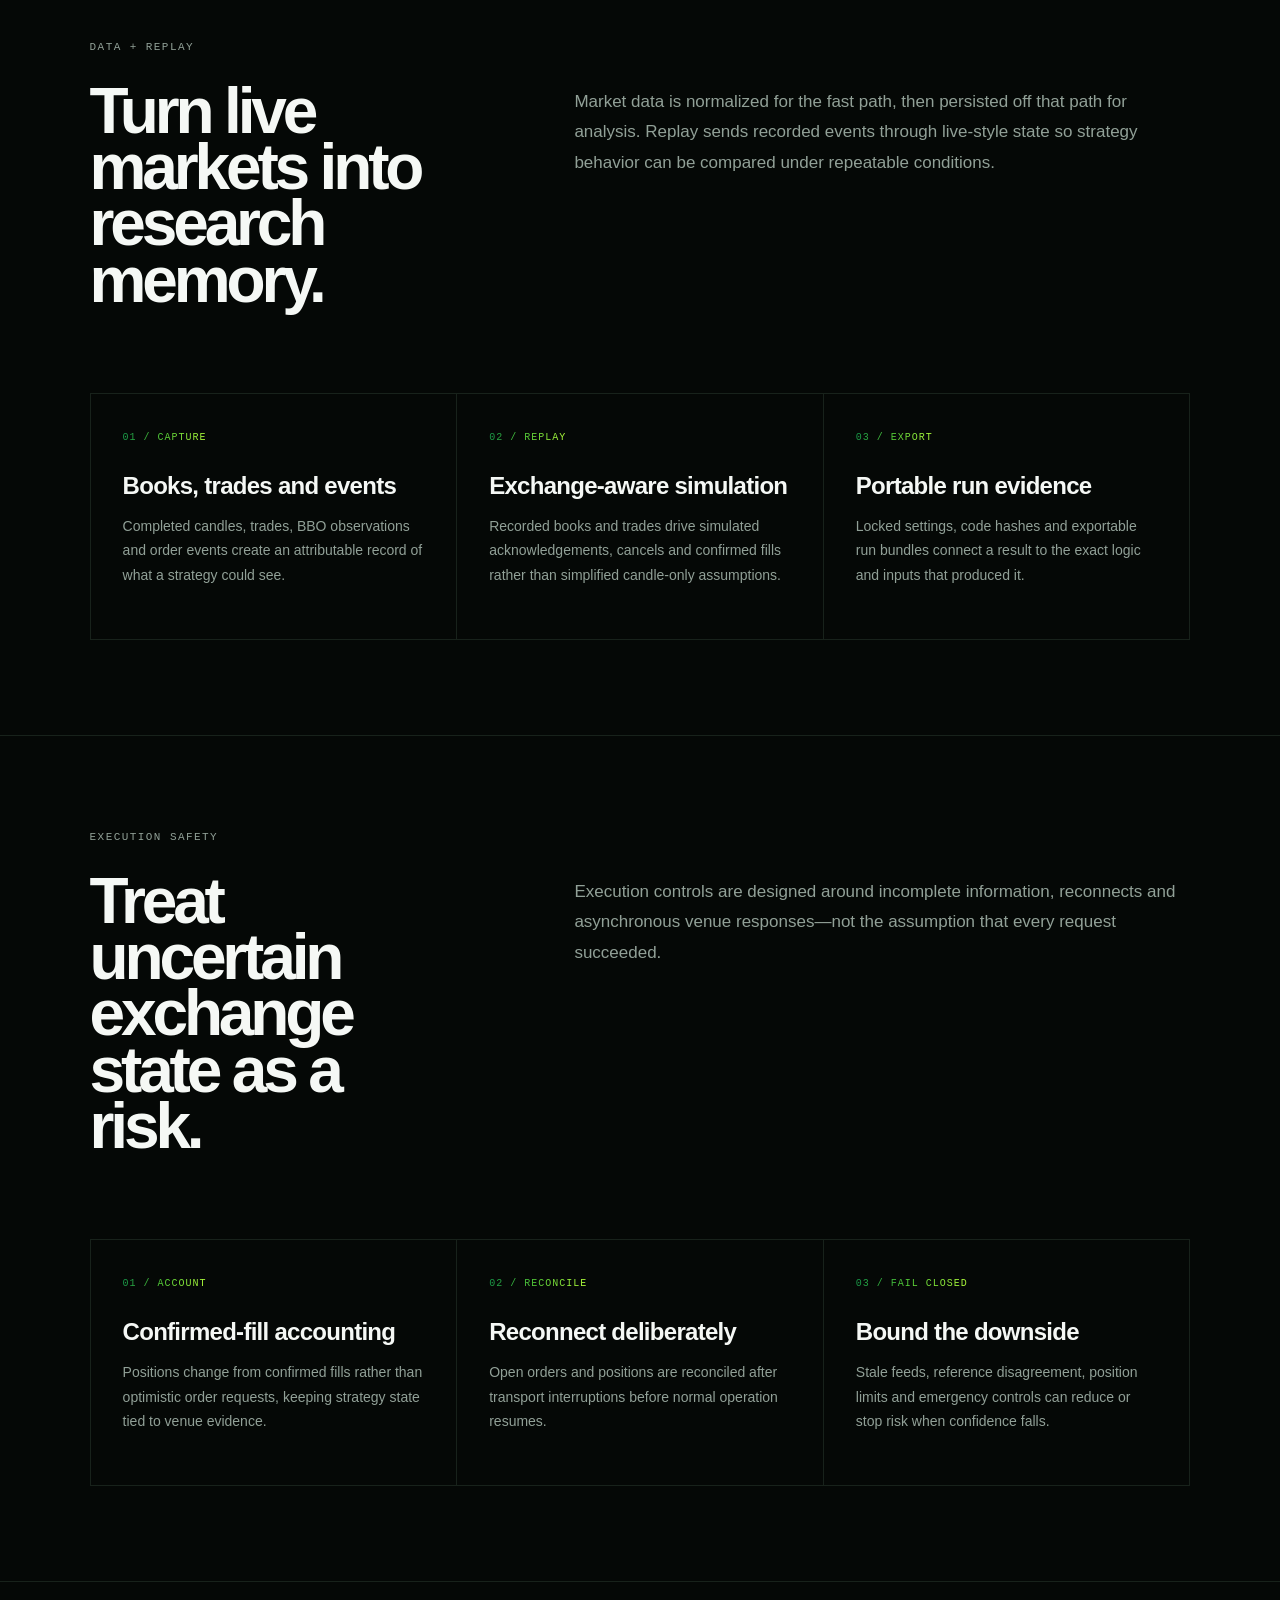
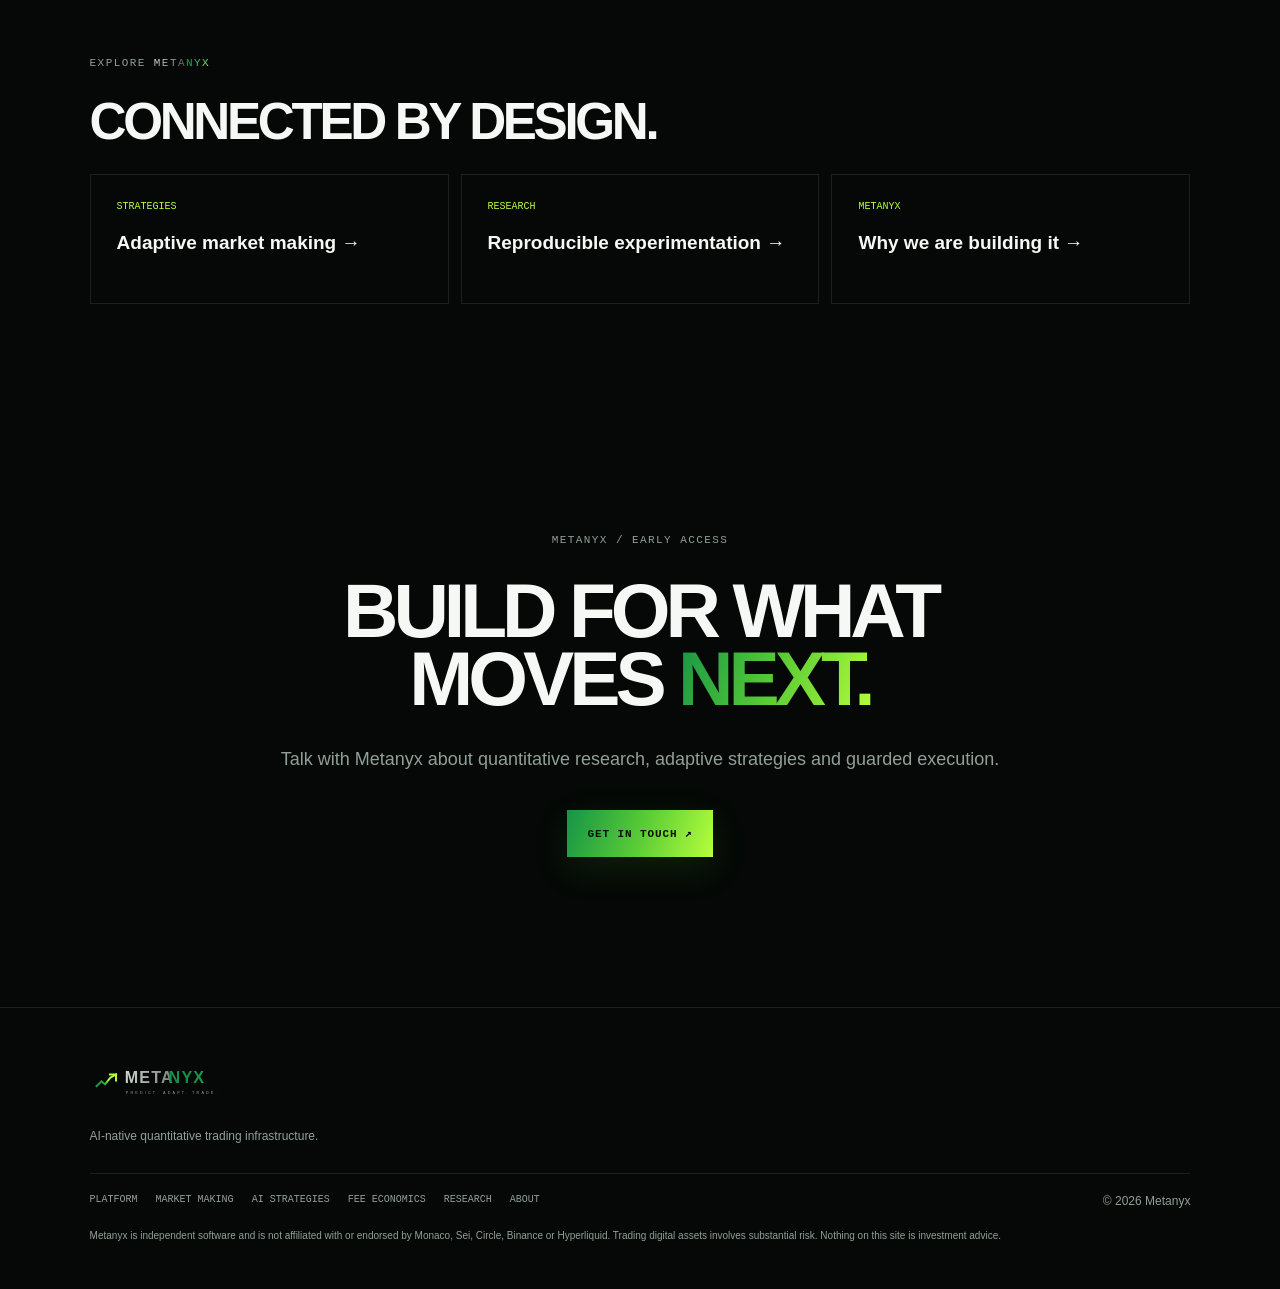
<file: platform/index.html>
<!doctype html>
<html lang="en">
<head>
  <meta charset="utf-8"><meta name="viewport" content="width=device-width,initial-scale=1">
  <meta name="description" content="Explore the Metanyx quantitative trading platform for market data, strategy lifecycle, replay, execution safety and operator control.">
  <meta name="theme-color" content="#07090d"><link rel="canonical" href="https://metanyx.ai/platform/">
  <meta property="og:title" content="Quantitative Trading Platform | Metanyx"><meta property="og:description" content="Explore the Metanyx quantitative trading platform for market data, strategy lifecycle, replay, execution safety and operator control.">
  <meta property="og:type" content="website"><meta property="og:url" content="https://metanyx.ai/platform/"><meta property="og:site_name" content="Metanyx">
  <meta property="og:image" content="https://metanyx.ai/assets/og-brand.svg"><meta name="twitter:card" content="summary_large_image">
  <title>Quantitative Trading Platform | Metanyx</title><link rel="icon" href="/assets/favicon.svg" type="image/svg+xml">
  <script type="application/ld+json">{"@context":"https://schema.org","@type":"WebPage","name":"Quantitative Trading Platform | Metanyx","description":"Explore the Metanyx quantitative trading platform for market data, strategy lifecycle, replay, execution safety and operator control.","url":"https://metanyx.ai/platform/","isPartOf":{"@type":"WebSite","@id":"https://metanyx.ai/#website","name":"Metanyx","url":"https://metanyx.ai/"},"breadcrumb":{"@type":"BreadcrumbList","itemListElement":[{"@type":"ListItem","position":1,"name":"Home","item":"https://metanyx.ai/"},{"@type":"ListItem","position":2,"name":"Platform","item":"https://metanyx.ai/platform/"}]}}</script>
  <link rel="stylesheet" href="/assets/style.css?v=20261004-2">
</head>
<body><div class="noise"></div><header class="nav"><a class="brand" href="/" aria-label="Metanyx home"><img class="brand-logo" src="/assets/logo-wordmark.svg" alt="Metanyx"></a><nav><a href="/platform/">Platform</a><a href="/market-making/">Market Making</a><a href="/strategy-framework/">AI Strategies</a><a href="/fees/">Fee Economics</a><a href="/research/">Research</a><a href="/about/">About</a></nav><button class="mobile-menu-toggle" type="button" aria-label="Open navigation" aria-controls="mobileMenu" aria-expanded="false">☰</button><div class="mobile-menu" id="mobileMenu"><a href="/platform/">Platform</a><a href="/market-making/">Market Making</a><a href="/strategy-framework/">AI Strategies</a><a href="/fees/">Fee Economics</a><a href="/research/">Research</a><a href="/about/">About</a></div><a class="pill" href="mailto:hello@metanyx.ai?subject=Metanyx%20Early%20Access">EARLY ACCESS ↗</a></header><main>
<section class="page-hero"><div class="section-tag">PLATFORM / SYSTEMS</div><h1>FROM SIGNAL<br>TO <span>SYSTEM.</span></h1><p class="lede">Metanyx connects live market intelligence, reproducible strategy research and guarded execution in one operator-focused quantitative trading platform.</p><nav class="page-index" aria-label="On this page"><a href="#lifecycle">Strategy lifecycle</a><a href="#data">Data and replay</a><a href="#execution">Execution controls</a></nav></section>
<section class="detail-section" id="lifecycle"><div class="section-tag">STRATEGY LIFECYCLE</div><div class="detail-intro"><h2>Build, test and operate without losing provenance.</h2><p>A strategy is more than an entry signal. Metanyx treats configuration, source code, runtime state and results as one traceable lifecycle.</p></div><div class="detail-grid"><article class="detail-card"><b>01 / DISCOVER</b><h3>Typed strategy modules</h3><p>Strategy modules expose validated parameters and supported run modes so operators can understand what will launch before capital is involved.</p></article><article class="detail-card"><b>02 / LAUNCH</b><h3>Isolated runs</h3><p>Paper, shadow and gated live paths keep strategy state separated while preserving the same observable lifecycle.</p></article><article class="detail-card"><b>03 / INSPECT</b><h3>Operational diagnostics</h3><p>Signals, queue pressure, errors, decisions and runtime health remain visible from the operator interface.</p></article></div></section><section class="detail-section" id="data"><div class="section-tag">DATA + REPLAY</div><div class="detail-intro"><h2>Turn live markets into research memory.</h2><p>Market data is normalized for the fast path, then persisted off that path for analysis. Replay sends recorded events through live-style state so strategy behavior can be compared under repeatable conditions.</p></div><div class="detail-grid"><article class="detail-card"><b>01 / CAPTURE</b><h3>Books, trades and events</h3><p>Completed candles, trades, BBO observations and order events create an attributable record of what a strategy could see.</p></article><article class="detail-card"><b>02 / REPLAY</b><h3>Exchange-aware simulation</h3><p>Recorded books and trades drive simulated acknowledgements, cancels and confirmed fills rather than simplified candle-only assumptions.</p></article><article class="detail-card"><b>03 / EXPORT</b><h3>Portable run evidence</h3><p>Locked settings, code hashes and exportable run bundles connect a result to the exact logic and inputs that produced it.</p></article></div></section><section class="detail-section" id="execution"><div class="section-tag">EXECUTION SAFETY</div><div class="detail-intro"><h2>Treat uncertain exchange state as a risk.</h2><p>Execution controls are designed around incomplete information, reconnects and asynchronous venue responses—not the assumption that every request succeeded.</p></div><div class="detail-grid"><article class="detail-card"><b>01 / ACCOUNT</b><h3>Confirmed-fill accounting</h3><p>Positions change from confirmed fills rather than optimistic order requests, keeping strategy state tied to venue evidence.</p></article><article class="detail-card"><b>02 / RECONCILE</b><h3>Reconnect deliberately</h3><p>Open orders and positions are reconciled after transport interruptions before normal operation resumes.</p></article><article class="detail-card"><b>03 / FAIL CLOSED</b><h3>Bound the downside</h3><p>Stale feeds, reference disagreement, position limits and emergency controls can reduce or stop risk when confidence falls.</p></article></div></section>
<section class="related"><div class="section-tag">EXPLORE <span class="metanyx-text"><span class="meta">META</span><span class="nyx">NYX</span></span></div><h2>CONNECTED BY DESIGN.</h2><div class="related-grid"><a href="/market-making/"><span>STRATEGIES</span><strong>Adaptive market making →</strong></a><a href="/research/"><span>RESEARCH</span><strong>Reproducible experimentation →</strong></a><a href="/about/"><span>METANYX</span><strong>Why we are building it →</strong></a></div></section>
<section class="access"><span class="section-tag">METANYX / EARLY ACCESS</span><h2>BUILD FOR WHAT<br>MOVES <span>NEXT.</span></h2><p>Talk with Metanyx about quantitative research, adaptive strategies and guarded execution.</p><a class="cta" href="mailto:hello@metanyx.ai?subject=Metanyx%20Early%20Access">GET IN TOUCH ↗</a></section>
</main><footer><div class="brand"><img class="brand-logo footer-logo" src="/assets/logo-wordmark.svg" alt="Metanyx"></div><p>AI-native quantitative trading infrastructure.</p><div class="footer-row"><div class="footer-links"><a href="/platform/">Platform</a><a href="/market-making/">Market Making</a><a href="/strategy-framework/">AI Strategies</a><a href="/fees/">Fee Economics</a><a href="/research/">Research</a><a href="/about/">About</a></div><span>© 2026 Metanyx</span></div><small>Metanyx is independent software and is not affiliated with or endorsed by Monaco, Sei, Circle, Binance or Hyperliquid. Trading digital assets involves substantial risk. Nothing on this site is investment advice.</small></footer><script src="/assets/app.js?v=20261004-2"></script></body></html>
</file>
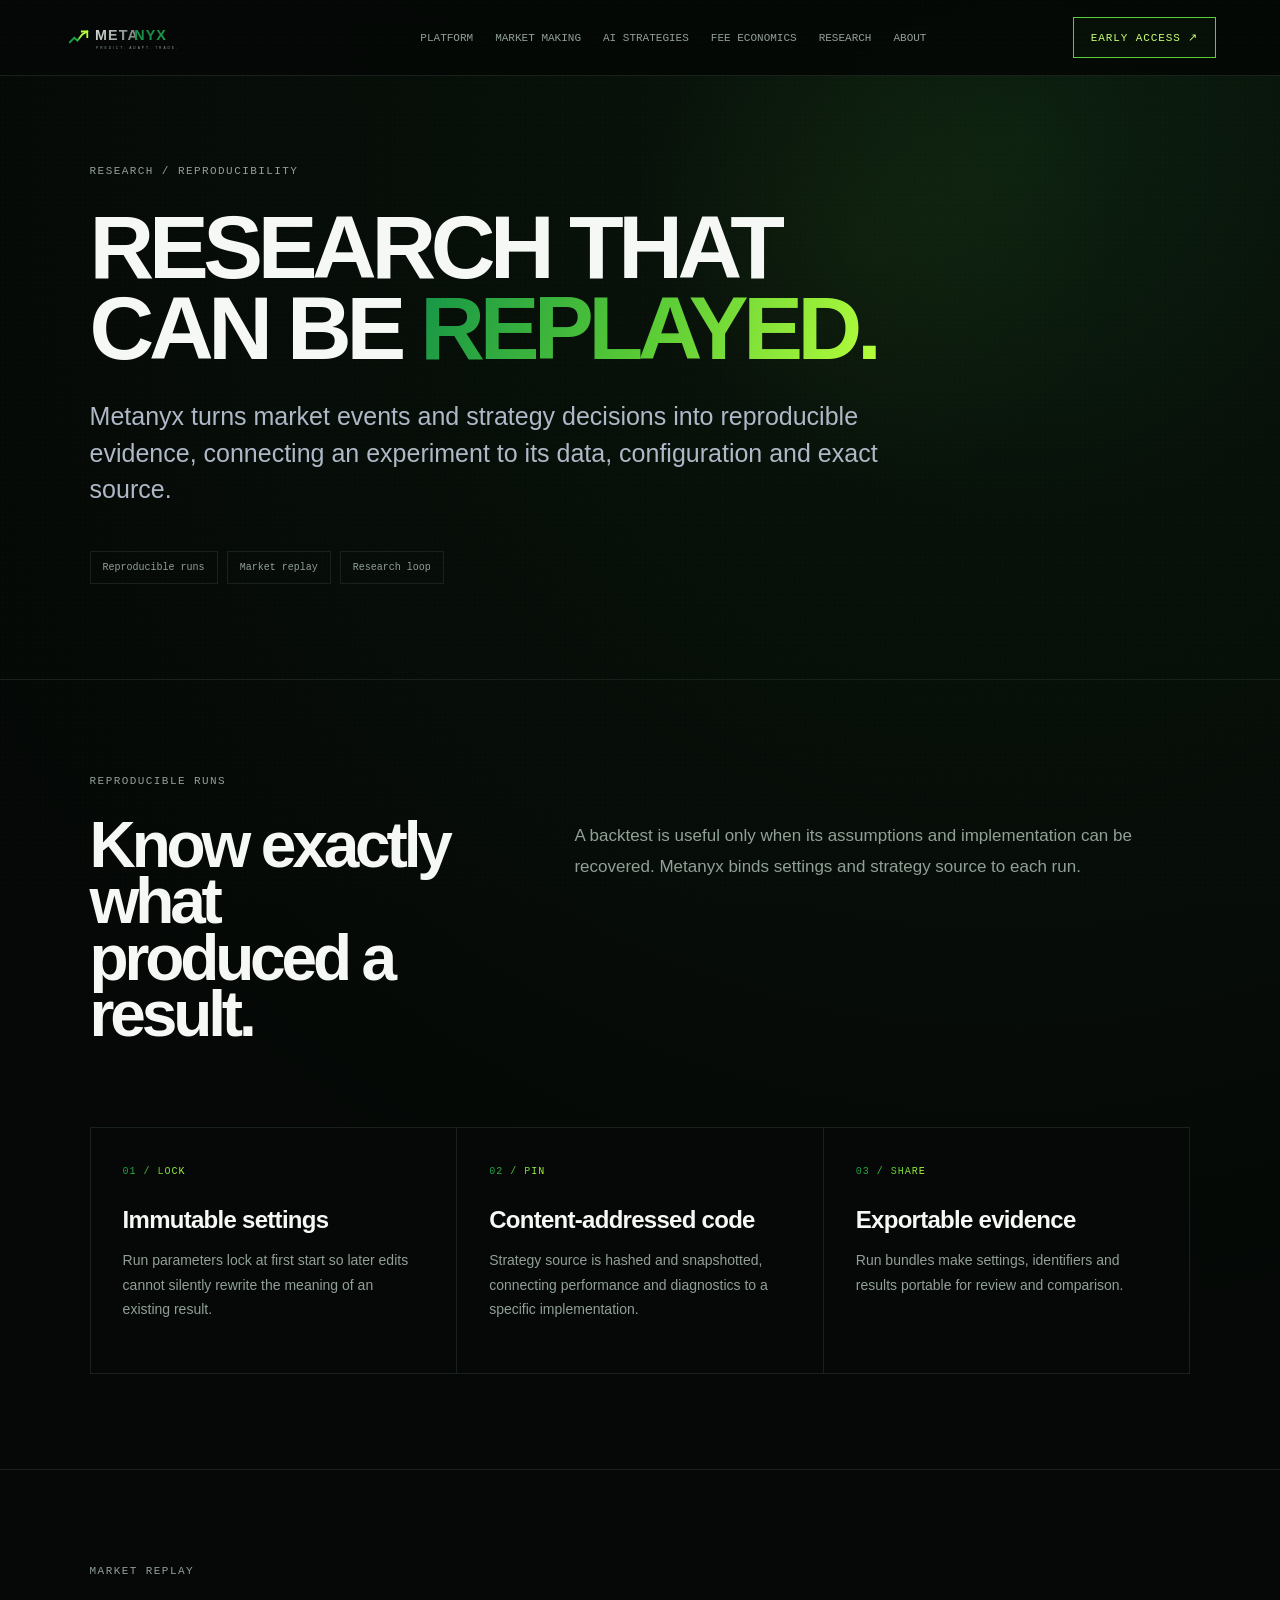
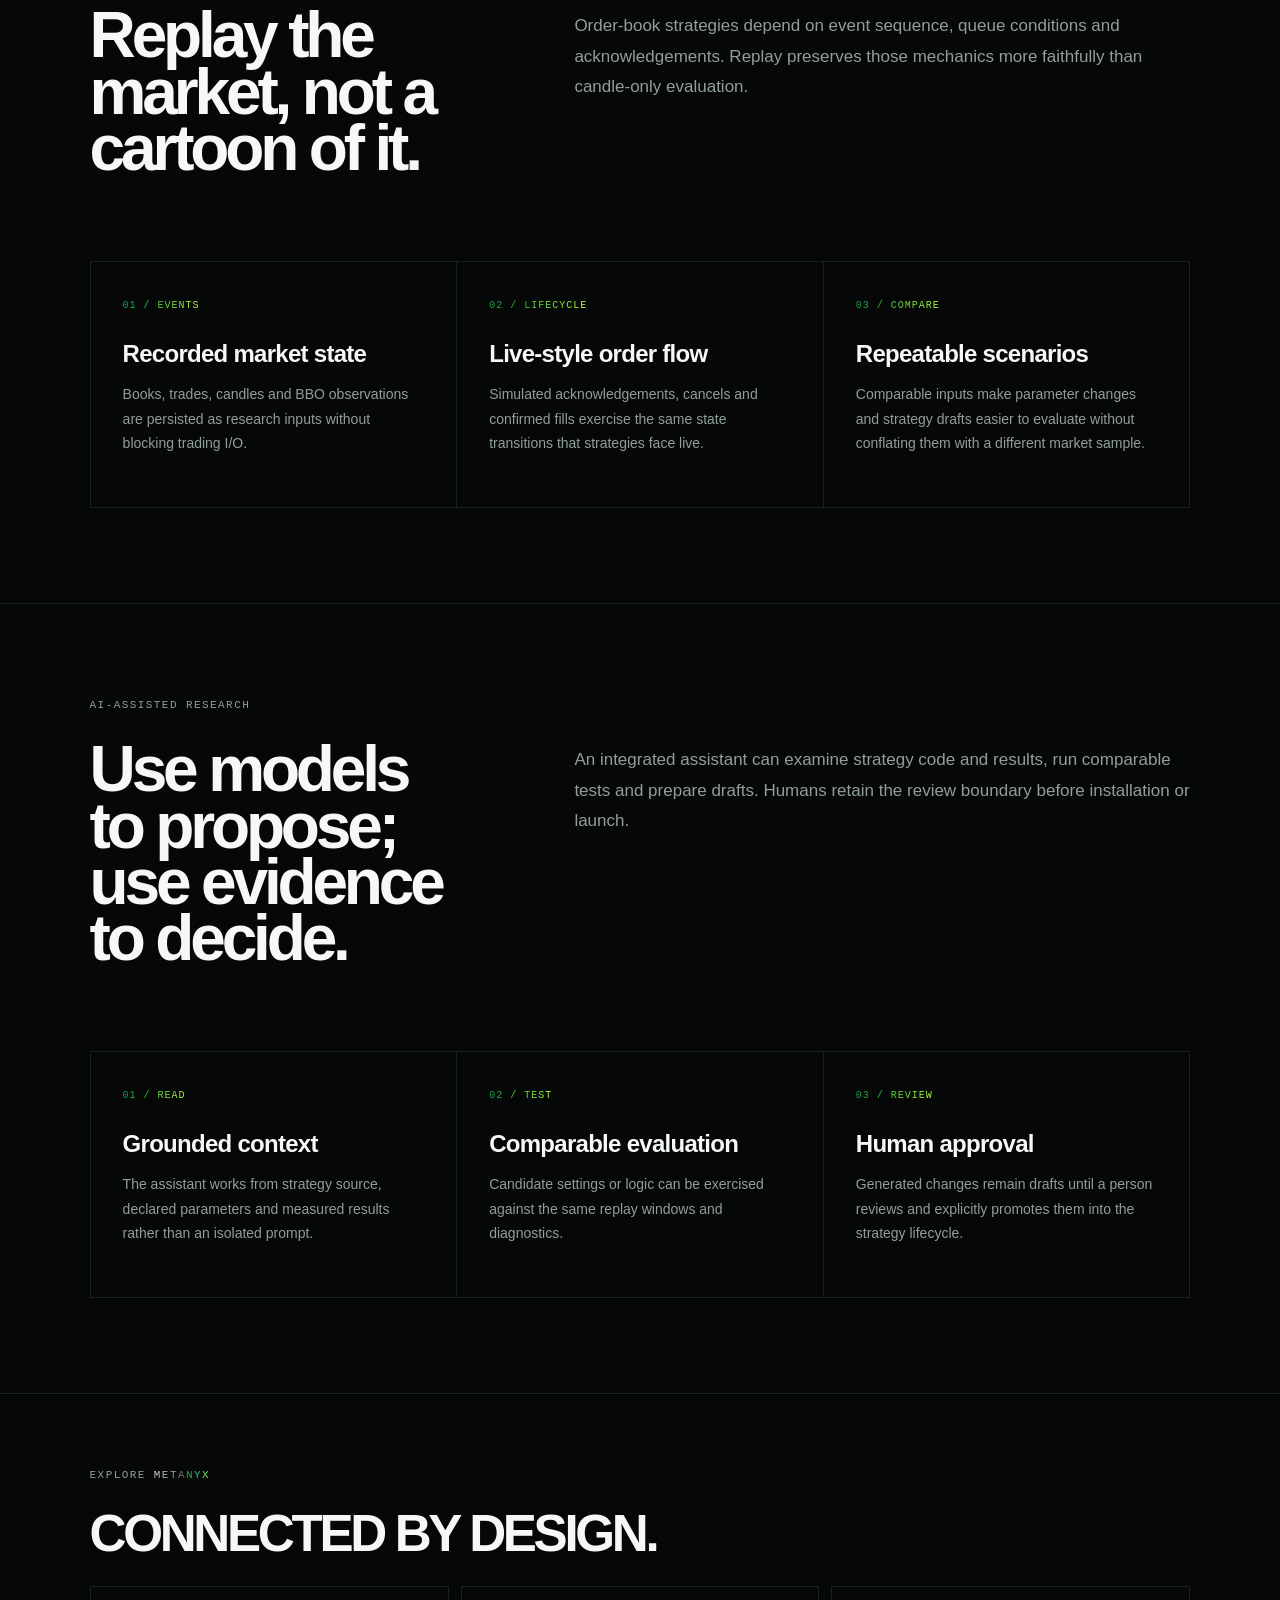
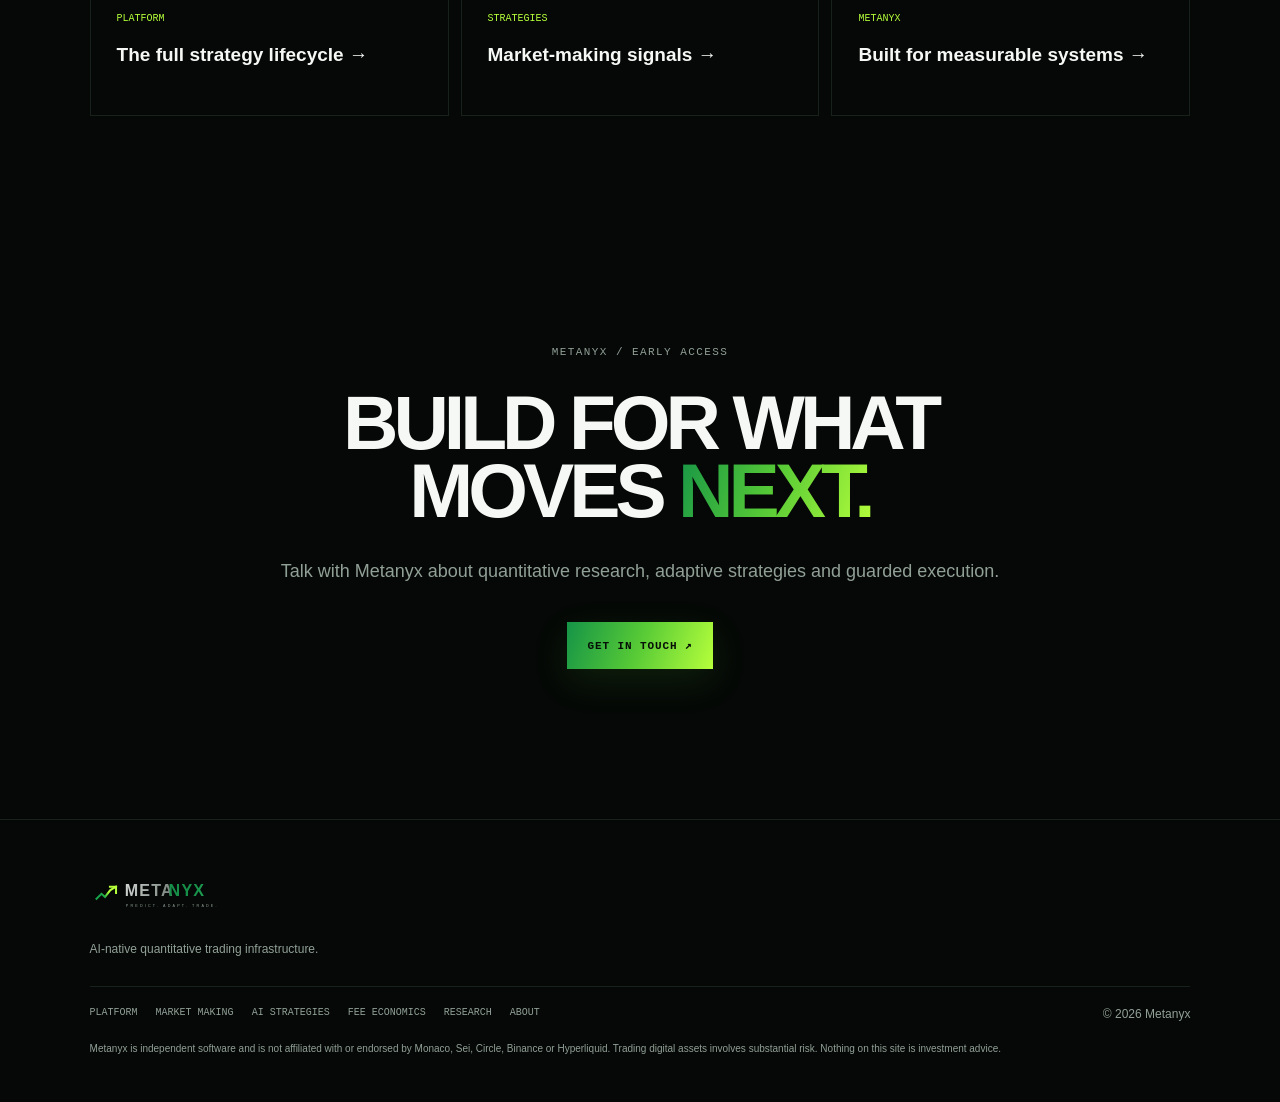
<file: research/index.html>
<!doctype html>
<html lang="en">
<head>
  <meta charset="utf-8"><meta name="viewport" content="width=device-width,initial-scale=1">
  <meta name="description" content="Discover the Metanyx workflow for reproducible quantitative research, market replay, backtesting and human-reviewed strategy iteration.">
  <meta name="theme-color" content="#07090d"><link rel="canonical" href="https://metanyx.ai/research/">
  <meta property="og:title" content="Quantitative Trading Research and Replay | Metanyx"><meta property="og:description" content="Discover the Metanyx workflow for reproducible quantitative research, market replay, backtesting and human-reviewed strategy iteration.">
  <meta property="og:type" content="website"><meta property="og:url" content="https://metanyx.ai/research/"><meta property="og:site_name" content="Metanyx">
  <meta property="og:image" content="https://metanyx.ai/assets/og-brand.svg"><meta name="twitter:card" content="summary_large_image">
  <title>Quantitative Trading Research and Replay | Metanyx</title><link rel="icon" href="/assets/favicon.svg" type="image/svg+xml">
  <script type="application/ld+json">{"@context":"https://schema.org","@type":"WebPage","name":"Quantitative Trading Research and Replay | Metanyx","description":"Discover the Metanyx workflow for reproducible quantitative research, market replay, backtesting and human-reviewed strategy iteration.","url":"https://metanyx.ai/research/","isPartOf":{"@type":"WebSite","@id":"https://metanyx.ai/#website","name":"Metanyx","url":"https://metanyx.ai/"},"breadcrumb":{"@type":"BreadcrumbList","itemListElement":[{"@type":"ListItem","position":1,"name":"Home","item":"https://metanyx.ai/"},{"@type":"ListItem","position":2,"name":"Research","item":"https://metanyx.ai/research/"}]}}</script>
  <link rel="stylesheet" href="/assets/style.css?v=20261004-2">
</head>
<body><div class="noise"></div><header class="nav"><a class="brand" href="/" aria-label="Metanyx home"><img class="brand-logo" src="/assets/logo-wordmark.svg" alt="Metanyx"></a><nav><a href="/platform/">Platform</a><a href="/market-making/">Market Making</a><a href="/strategy-framework/">AI Strategies</a><a href="/fees/">Fee Economics</a><a href="/research/">Research</a><a href="/about/">About</a></nav><button class="mobile-menu-toggle" type="button" aria-label="Open navigation" aria-controls="mobileMenu" aria-expanded="false">☰</button><div class="mobile-menu" id="mobileMenu"><a href="/platform/">Platform</a><a href="/market-making/">Market Making</a><a href="/strategy-framework/">AI Strategies</a><a href="/fees/">Fee Economics</a><a href="/research/">Research</a><a href="/about/">About</a></div><a class="pill" href="mailto:hello@metanyx.ai?subject=Metanyx%20Early%20Access">EARLY ACCESS ↗</a></header><main>
<section class="page-hero"><div class="section-tag">RESEARCH / REPRODUCIBILITY</div><h1>RESEARCH THAT<br>CAN BE <span>REPLAYED.</span></h1><p class="lede">Metanyx turns market events and strategy decisions into reproducible evidence, connecting an experiment to its data, configuration and exact source.</p><nav class="page-index" aria-label="On this page"><a href="#evidence">Reproducible runs</a><a href="#replay">Market replay</a><a href="#loop">Research loop</a></nav></section>
<section class="detail-section" id="evidence"><div class="section-tag">REPRODUCIBLE RUNS</div><div class="detail-intro"><h2>Know exactly what produced a result.</h2><p>A backtest is useful only when its assumptions and implementation can be recovered. Metanyx binds settings and strategy source to each run.</p></div><div class="detail-grid"><article class="detail-card"><b>01 / LOCK</b><h3>Immutable settings</h3><p>Run parameters lock at first start so later edits cannot silently rewrite the meaning of an existing result.</p></article><article class="detail-card"><b>02 / PIN</b><h3>Content-addressed code</h3><p>Strategy source is hashed and snapshotted, connecting performance and diagnostics to a specific implementation.</p></article><article class="detail-card"><b>03 / SHARE</b><h3>Exportable evidence</h3><p>Run bundles make settings, identifiers and results portable for review and comparison.</p></article></div></section><section class="detail-section" id="replay"><div class="section-tag">MARKET REPLAY</div><div class="detail-intro"><h2>Replay the market, not a cartoon of it.</h2><p>Order-book strategies depend on event sequence, queue conditions and acknowledgements. Replay preserves those mechanics more faithfully than candle-only evaluation.</p></div><div class="detail-grid"><article class="detail-card"><b>01 / EVENTS</b><h3>Recorded market state</h3><p>Books, trades, candles and BBO observations are persisted as research inputs without blocking trading I/O.</p></article><article class="detail-card"><b>02 / LIFECYCLE</b><h3>Live-style order flow</h3><p>Simulated acknowledgements, cancels and confirmed fills exercise the same state transitions that strategies face live.</p></article><article class="detail-card"><b>03 / COMPARE</b><h3>Repeatable scenarios</h3><p>Comparable inputs make parameter changes and strategy drafts easier to evaluate without conflating them with a different market sample.</p></article></div></section><section class="detail-section" id="loop"><div class="section-tag">AI-ASSISTED RESEARCH</div><div class="detail-intro"><h2>Use models to propose; use evidence to decide.</h2><p>An integrated assistant can examine strategy code and results, run comparable tests and prepare drafts. Humans retain the review boundary before installation or launch.</p></div><div class="detail-grid"><article class="detail-card"><b>01 / READ</b><h3>Grounded context</h3><p>The assistant works from strategy source, declared parameters and measured results rather than an isolated prompt.</p></article><article class="detail-card"><b>02 / TEST</b><h3>Comparable evaluation</h3><p>Candidate settings or logic can be exercised against the same replay windows and diagnostics.</p></article><article class="detail-card"><b>03 / REVIEW</b><h3>Human approval</h3><p>Generated changes remain drafts until a person reviews and explicitly promotes them into the strategy lifecycle.</p></article></div></section>
<section class="related"><div class="section-tag">EXPLORE <span class="metanyx-text"><span class="meta">META</span><span class="nyx">NYX</span></span></div><h2>CONNECTED BY DESIGN.</h2><div class="related-grid"><a href="/platform/"><span>PLATFORM</span><strong>The full strategy lifecycle →</strong></a><a href="/market-making/"><span>STRATEGIES</span><strong>Market-making signals →</strong></a><a href="/about/"><span>METANYX</span><strong>Built for measurable systems →</strong></a></div></section>
<section class="access"><span class="section-tag">METANYX / EARLY ACCESS</span><h2>BUILD FOR WHAT<br>MOVES <span>NEXT.</span></h2><p>Talk with Metanyx about quantitative research, adaptive strategies and guarded execution.</p><a class="cta" href="mailto:hello@metanyx.ai?subject=Metanyx%20Early%20Access">GET IN TOUCH ↗</a></section>
</main><footer><div class="brand"><img class="brand-logo footer-logo" src="/assets/logo-wordmark.svg" alt="Metanyx"></div><p>AI-native quantitative trading infrastructure.</p><div class="footer-row"><div class="footer-links"><a href="/platform/">Platform</a><a href="/market-making/">Market Making</a><a href="/strategy-framework/">AI Strategies</a><a href="/fees/">Fee Economics</a><a href="/research/">Research</a><a href="/about/">About</a></div><span>© 2026 Metanyx</span></div><small>Metanyx is independent software and is not affiliated with or endorsed by Monaco, Sei, Circle, Binance or Hyperliquid. Trading digital assets involves substantial risk. Nothing on this site is investment advice.</small></footer><script src="/assets/app.js?v=20261004-2"></script></body></html>
</file>
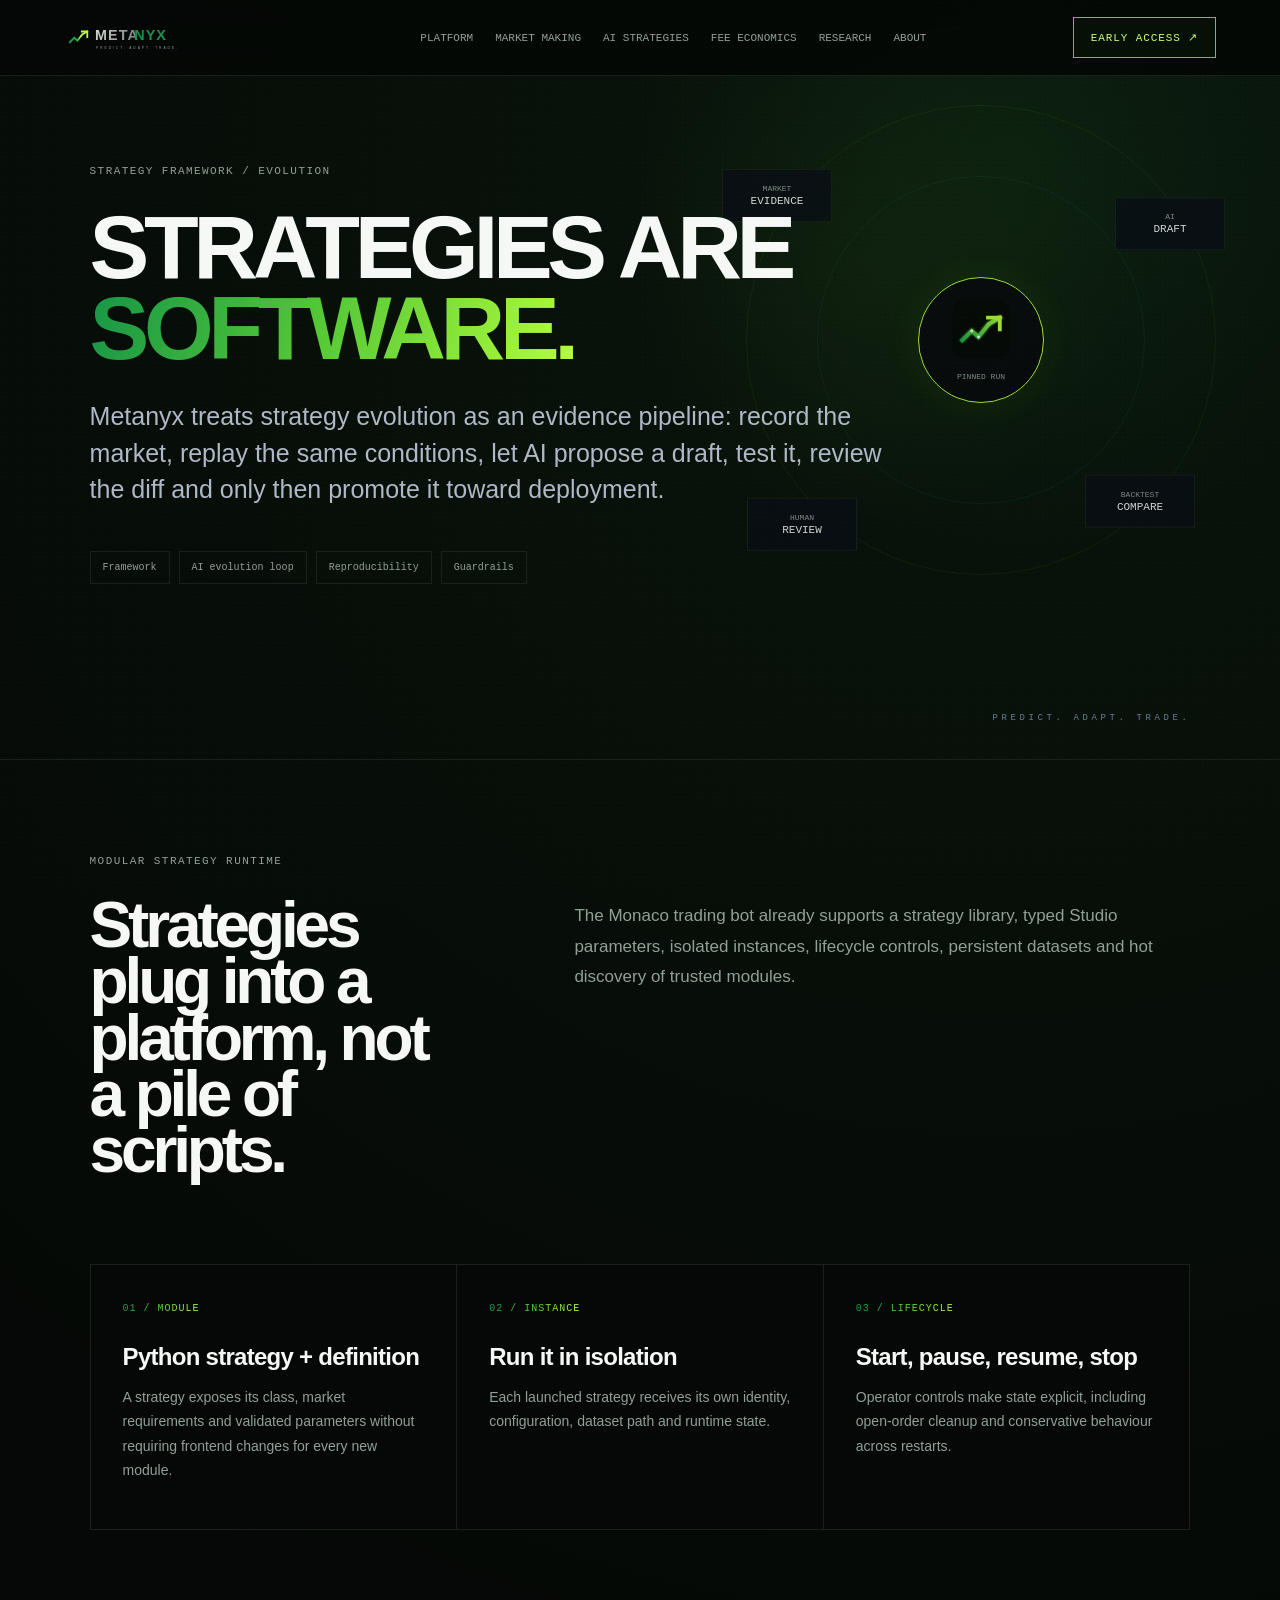
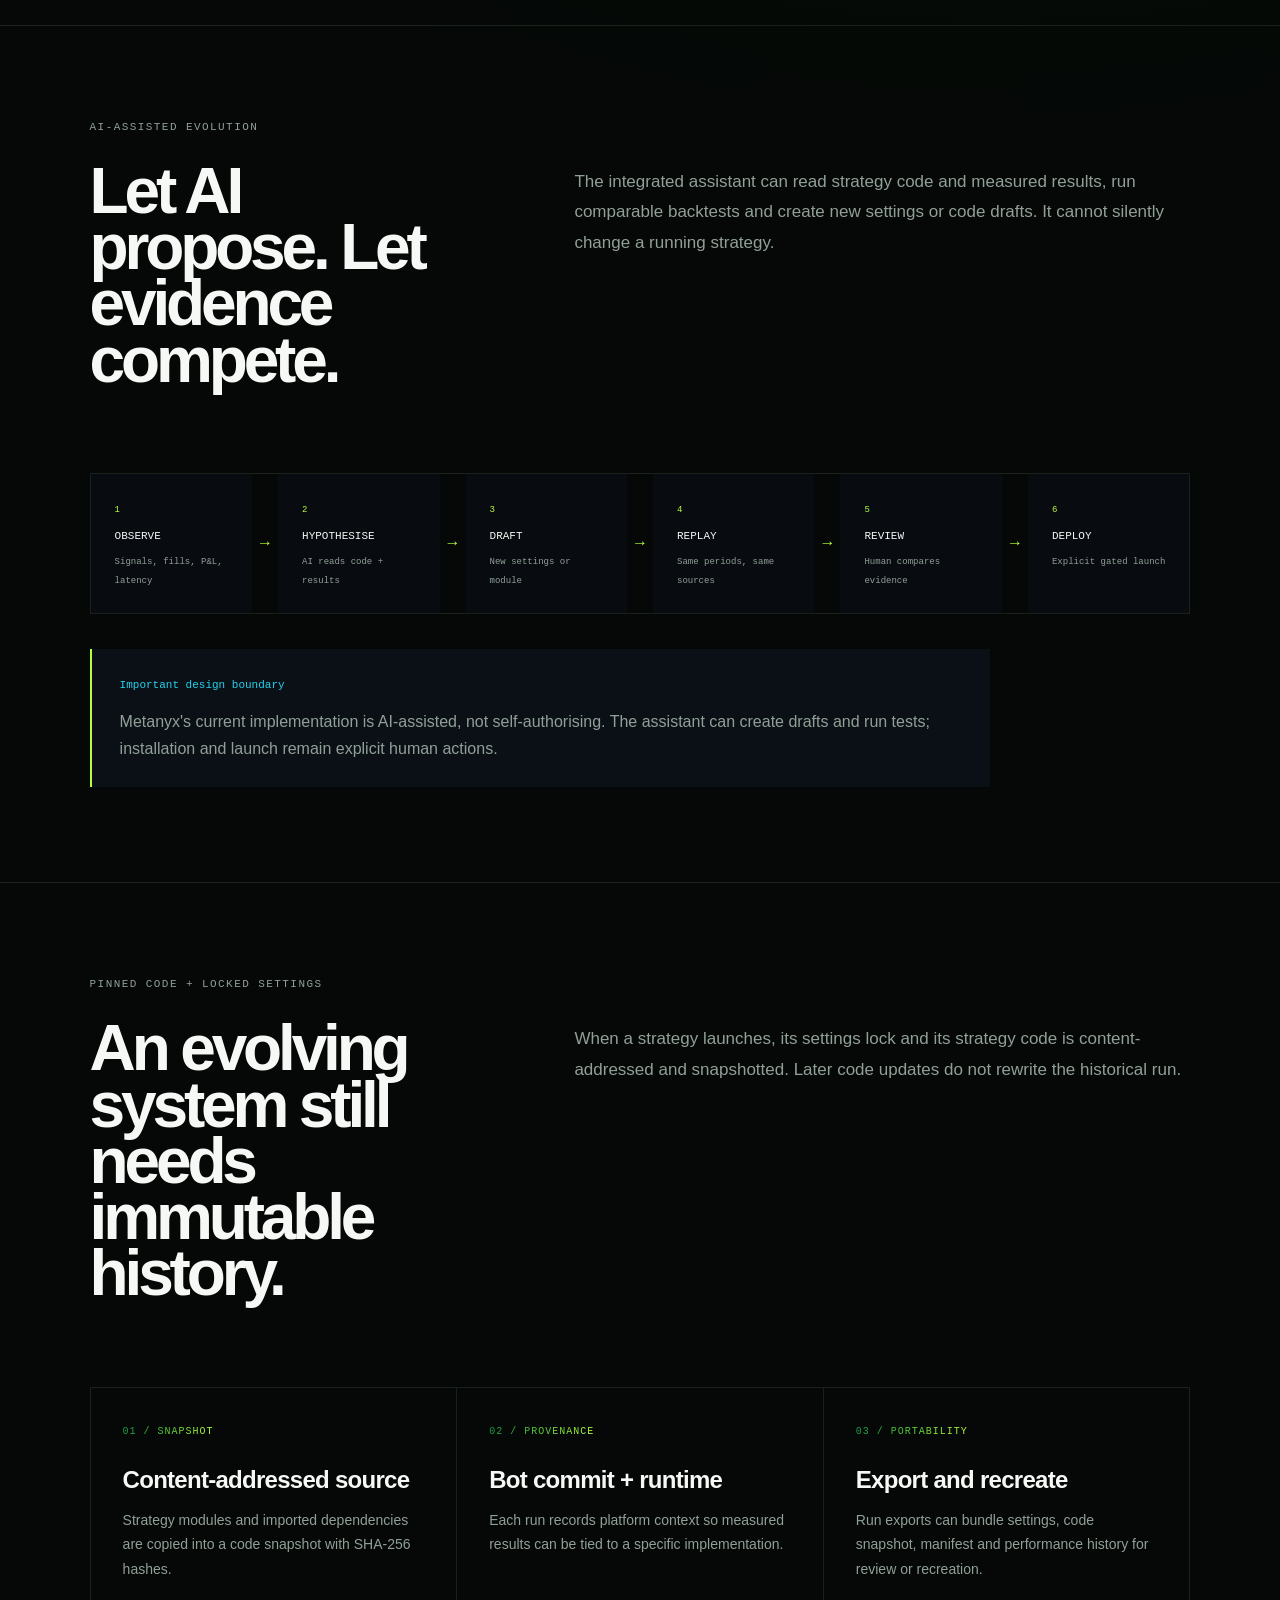
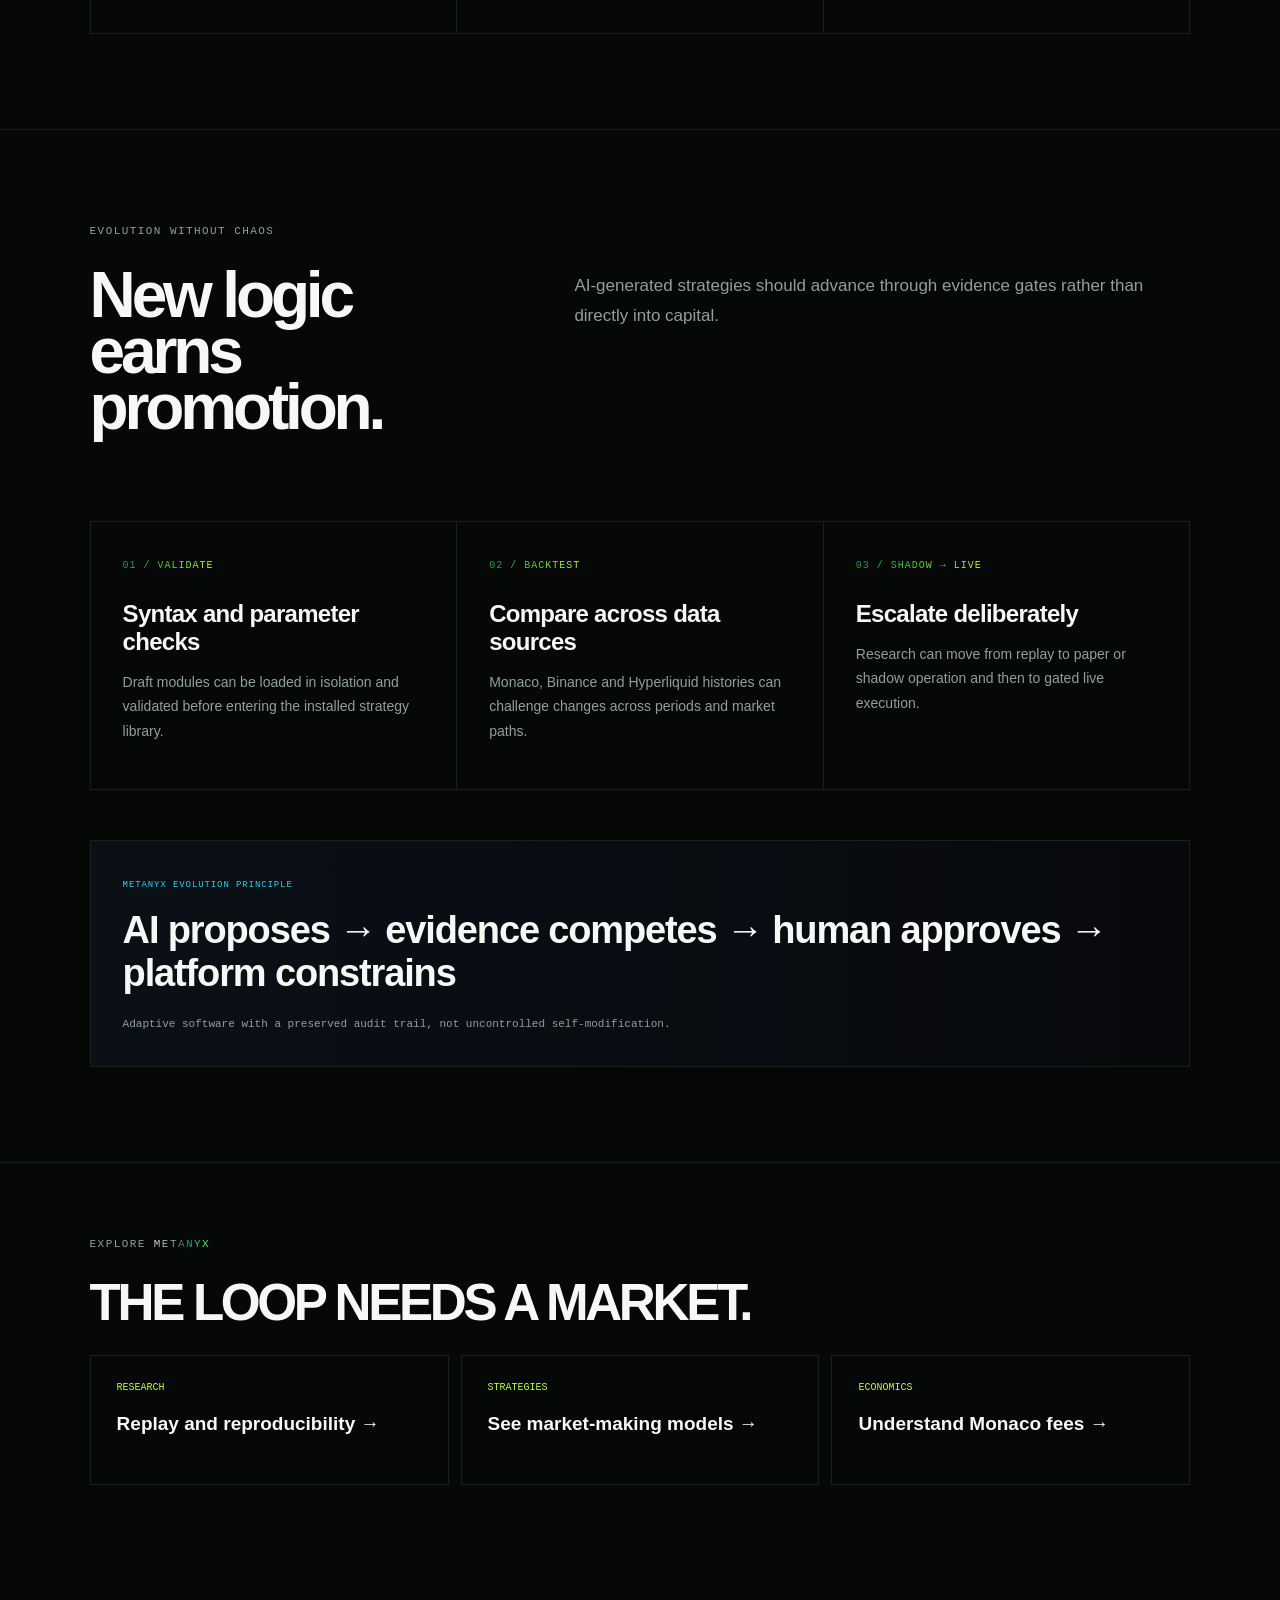
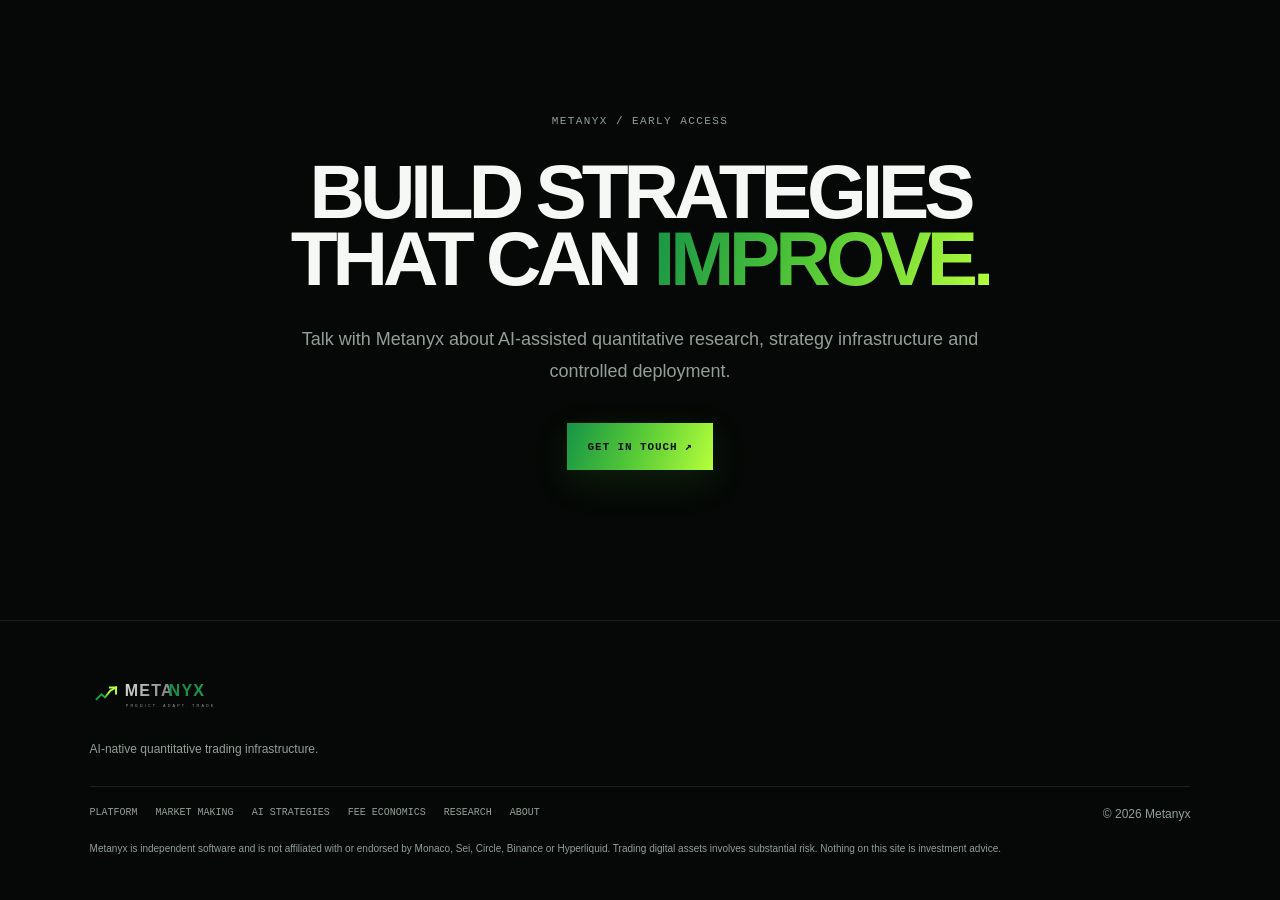
<file: strategy-framework/index.html>
<!doctype html><html lang="en"><head>
<meta charset="utf-8"><meta name="viewport" content="width=device-width,initial-scale=1">
<meta name="description" content="Explore the Metanyx strategy framework: modular Python strategies, reproducible runs, market replay, AI-assisted drafts and human-controlled deployment.">
<meta name="theme-color" content="#07090d"><link rel="canonical" href="https://metanyx.ai/strategy-framework/">
<meta property="og:title" content="AI Strategy Framework & Evolving Trading Strategies | Metanyx"><meta property="og:description" content="From live market evidence to AI-generated drafts, backtesting, review and controlled deployment."><meta property="og:type" content="website"><meta property="og:url" content="https://metanyx.ai/strategy-framework/"><meta property="og:site_name" content="Metanyx"><meta property="og:image" content="https://metanyx.ai/assets/og-brand.svg"><meta name="twitter:card" content="summary_large_image">
<title>AI Strategy Framework & Evolving Trading Strategies | Metanyx</title><link rel="icon" href="/assets/favicon.svg" type="image/svg+xml"><link rel="stylesheet" href="/assets/style.css?v=20261004-2"></head>
<body><div class="noise"></div><header class="nav"><a class="brand" href="/" aria-label="Metanyx home"><img class="brand-logo" src="/assets/logo-wordmark.svg" alt="Metanyx"></a><nav><a href="/platform/">Platform</a><a href="/market-making/">Market Making</a><a href="/strategy-framework/">AI Strategies</a><a href="/fees/">Fee Economics</a><a href="/research/">Research</a><a href="/about/">About</a></nav><button class="mobile-menu-toggle" type="button" aria-label="Open navigation" aria-controls="mobileMenu" aria-expanded="false">☰</button><div class="mobile-menu" id="mobileMenu"><a href="/platform/">Platform</a><a href="/market-making/">Market Making</a><a href="/strategy-framework/">AI Strategies</a><a href="/fees/">Fee Economics</a><a href="/research/">Research</a><a href="/about/">About</a></div><a class="pill" href="mailto:hello@metanyx.ai?subject=Metanyx%20Early%20Access">EARLY ACCESS ↗</a></header><main>
<section class="page-hero graphic-hero"><div class="section-tag">STRATEGY FRAMEWORK / EVOLUTION</div><h1>STRATEGIES ARE<br><span>SOFTWARE.</span></h1><p class="lede">Metanyx treats strategy evolution as an evidence pipeline: record the market, replay the same conditions, let AI propose a draft, test it, review the diff and only then promote it toward deployment.</p><div class="evolution-orbit parallax-stage" data-parallax-root aria-hidden="true"><div class="evo-node e1" data-parallax=".18">MARKET<br><b>EVIDENCE</b></div><div class="evo-node e2" data-parallax="-.12">AI<br><b>DRAFT</b></div><div class="evo-node e3" data-parallax=".13">BACKTEST<br><b>COMPARE</b></div><div class="evo-node e4" data-parallax="-.16">HUMAN<br><b>REVIEW</b></div><div class="evo-core"><img src="/assets/logo-symbol.svg" alt=""><span>PINNED RUN</span></div></div><nav class="page-index"><a href="#framework">Framework</a><a href="#evolution">AI evolution loop</a><a href="#reproducibility">Reproducibility</a><a href="#guardrails">Guardrails</a></nav></section>
<section class="detail-section" id="framework"><div class="section-tag">MODULAR STRATEGY RUNTIME</div><div class="detail-intro"><h2>Strategies plug into a platform, not a pile of scripts.</h2><p>The Monaco trading bot already supports a strategy library, typed Studio parameters, isolated instances, lifecycle controls, persistent datasets and hot discovery of trusted modules.</p></div><div class="detail-grid"><article class="detail-card"><b>01 / MODULE</b><h3>Python strategy + definition</h3><p>A strategy exposes its class, market requirements and validated parameters without requiring frontend changes for every new module.</p></article><article class="detail-card"><b>02 / INSTANCE</b><h3>Run it in isolation</h3><p>Each launched strategy receives its own identity, configuration, dataset path and runtime state.</p></article><article class="detail-card"><b>03 / LIFECYCLE</b><h3>Start, pause, resume, stop</h3><p>Operator controls make state explicit, including open-order cleanup and conservative behaviour across restarts.</p></article></div></section>
<section class="detail-section" id="evolution"><div class="section-tag">AI-ASSISTED EVOLUTION</div><div class="detail-intro"><h2>Let AI propose. Let evidence compete.</h2><p>The integrated assistant can read strategy code and measured results, run comparable backtests and create new settings or code drafts. It cannot silently change a running strategy.</p></div><div class="evolution-pipeline reveal"><div><span>1</span><b>OBSERVE</b><small>Signals, fills, P&amp;L, latency</small></div><i>→</i><div><span>2</span><b>HYPOTHESISE</b><small>AI reads code + results</small></div><i>→</i><div><span>3</span><b>DRAFT</b><small>New settings or module</small></div><i>→</i><div><span>4</span><b>REPLAY</b><small>Same periods, same sources</small></div><i>→</i><div><span>5</span><b>REVIEW</b><small>Human compares evidence</small></div><i>→</i><div><span>6</span><b>DEPLOY</b><small>Explicit gated launch</small></div></div><div class="callout"><b>Important design boundary</b><p>Metanyx's current implementation is AI-assisted, not self-authorising. The assistant can create drafts and run tests; installation and launch remain explicit human actions.</p></div></section>
<section class="detail-section" id="reproducibility"><div class="section-tag">PINNED CODE + LOCKED SETTINGS</div><div class="detail-intro"><h2>An evolving system still needs immutable history.</h2><p>When a strategy launches, its settings lock and its strategy code is content-addressed and snapshotted. Later code updates do not rewrite the historical run.</p></div><div class="detail-grid"><article class="detail-card"><b>01 / SNAPSHOT</b><h3>Content-addressed source</h3><p>Strategy modules and imported dependencies are copied into a code snapshot with SHA-256 hashes.</p></article><article class="detail-card"><b>02 / PROVENANCE</b><h3>Bot commit + runtime</h3><p>Each run records platform context so measured results can be tied to a specific implementation.</p></article><article class="detail-card"><b>03 / PORTABILITY</b><h3>Export and recreate</h3><p>Run exports can bundle settings, code snapshot, manifest and performance history for review or recreation.</p></article></div></section>
<section class="detail-section" id="guardrails"><div class="section-tag">EVOLUTION WITHOUT CHAOS</div><div class="detail-intro"><h2>New logic earns promotion.</h2><p>AI-generated strategies should advance through evidence gates rather than directly into capital.</p></div><div class="detail-grid"><article class="detail-card"><b>01 / VALIDATE</b><h3>Syntax and parameter checks</h3><p>Draft modules can be loaded in isolation and validated before entering the installed strategy library.</p></article><article class="detail-card"><b>02 / BACKTEST</b><h3>Compare across data sources</h3><p>Monaco, Binance and Hyperliquid histories can challenge changes across periods and market paths.</p></article><article class="detail-card"><b>03 / SHADOW → LIVE</b><h3>Escalate deliberately</h3><p>Research can move from replay to paper or shadow operation and then to gated live execution.</p></article></div><div class="formula-card"><span>METANYX EVOLUTION PRINCIPLE</span><strong>AI proposes → evidence competes → human approves → platform constrains</strong><small>Adaptive software with a preserved audit trail, not uncontrolled self-modification.</small></div></section>
<section class="related"><div class="section-tag">EXPLORE <span class="metanyx-text"><span class="meta">META</span><span class="nyx">NYX</span></span></div><h2>THE LOOP NEEDS A MARKET.</h2><div class="related-grid"><a href="/research/"><span>RESEARCH</span><strong>Replay and reproducibility →</strong></a><a href="/market-making/"><span>STRATEGIES</span><strong>See market-making models →</strong></a><a href="/fees/"><span>ECONOMICS</span><strong>Understand Monaco fees →</strong></a></div></section>
<section class="access"><span class="section-tag">METANYX / EARLY ACCESS</span><h2>BUILD STRATEGIES<br>THAT CAN <span>IMPROVE.</span></h2><p>Talk with Metanyx about AI-assisted quantitative research, strategy infrastructure and controlled deployment.</p><a class="cta" href="mailto:hello@metanyx.ai?subject=Metanyx%20Early%20Access">GET IN TOUCH ↗</a></section>
</main><footer><div class="brand"><img class="brand-logo footer-logo" src="/assets/logo-wordmark.svg" alt="Metanyx"></div><p>AI-native quantitative trading infrastructure.</p><div class="footer-row"><div class="footer-links"><a href="/platform/">Platform</a><a href="/market-making/">Market Making</a><a href="/strategy-framework/">AI Strategies</a><a href="/fees/">Fee Economics</a><a href="/research/">Research</a><a href="/about/">About</a></div><span>© 2026 Metanyx</span></div><small>Metanyx is independent software and is not affiliated with or endorsed by Monaco, Sei, Circle, Binance or Hyperliquid. Trading digital assets involves substantial risk. Nothing on this site is investment advice.</small></footer><script src="/assets/app.js?v=20261004-2"></script></body></html>
</file>
<file: assets/style.css>
:root{--bg:#07090d;--panel:#0c1017;--line:#1a2230;--text:#f3f6fa;--muted:#8793a4;--acid:#adff2f}*{box-sizing:border-box}html{scroll-behavior:smooth}body{margin:0;background:var(--bg);color:var(--text);font-family:Arial,Helvetica,sans-serif;overflow-x:hidden}.noise{position:fixed;inset:0;pointer-events:none;opacity:.035;z-index:20;background-image:radial-gradient(#fff .5px,transparent .5px);background-size:5px 5px}a{color:inherit;text-decoration:none}.nav{height:76px;display:flex;align-items:center;justify-content:space-between;padding:0 5vw;border-bottom:1px solid var(--line);position:fixed;inset:0 0 auto;z-index:10;background:#07090de8;backdrop-filter:blur(14px)}.brand{display:flex;align-items:center}.brand-logo{display:block;width:154px;height:auto}.footer-logo{width:176px}.nav nav{display:flex;gap:22px;font:11px monospace;color:var(--muted);text-transform:uppercase}.nav nav a:hover{color:#fff}.pill{font:11px monospace;letter-spacing:.08em;border:1px solid var(--acid);padding:13px 17px;color:var(--acid)}.hero{min-height:100vh;padding:160px 7vw 50px;display:flex;align-items:center;position:relative;border-bottom:1px solid var(--line);overflow:hidden}.hero-content{position:relative;z-index:1;width:100%}#marketCanvas{position:absolute;inset:0;width:100%;height:100%;opacity:.5}.eyebrow,.section-tag,.num{font:11px monospace;letter-spacing:.13em;color:var(--muted)}.pulse{display:inline-block;width:7px;height:7px;background:var(--acid);border-radius:50%;box-shadow:0 0 16px var(--acid);margin-right:9px}.hero h1,h2{font-size:clamp(52px,7.2vw,116px);line-height:.88;letter-spacing:-.065em;margin:30px 0;font-weight:900}.hero h1 em{font-style:normal;color:transparent;-webkit-text-stroke:1px #8995a6}.lede{font-size:clamp(18px,2vw,25px);line-height:1.45;color:#aeb8c6;max-width:760px}.hero-actions{display:flex;gap:12px;margin-top:28px}.cta{display:inline-flex;background:var(--acid);color:#071000;font:700 11px monospace;letter-spacing:.08em;padding:17px 21px}.ghost{font:12px monospace;color:var(--muted);padding:17px}.telemetry{margin-top:85px;display:grid;grid-template-columns:repeat(4,1fr);border-top:1px solid var(--line);max-width:1000px}.telemetry div{padding:17px 18px 0 0;display:grid;grid-template-columns:30px 1fr;border-right:1px solid var(--line)}.telemetry b{font:10px monospace;color:var(--acid)}.telemetry span{font:12px monospace}.telemetry small{grid-column:2;color:var(--muted);margin-top:6px}.manifesto,.platform,.architecture,.ecosystem,.custody,.access{padding:120px 7vw;border-bottom:1px solid var(--line)}h2{font-size:clamp(44px,6vw,90px)}h2 span,h3 span{color:var(--acid)}.split{display:grid;grid-template-columns:1.1fr 1fr;gap:12vw;margin-top:70px}.split p,.ecosystem p,.custody p,.access p{color:var(--muted);line-height:1.8}.split .bigcopy{font-size:25px;color:#cbd2dc;line-height:1.45}.platform-head{display:grid;grid-template-columns:1.25fr .75fr;gap:7vw;align-items:end}.platform-head p{color:var(--muted);line-height:1.8;margin:0 0 34px}.cap-grid{display:grid;grid-template-columns:repeat(3,1fr);gap:1px;background:var(--line);border:1px solid var(--line);margin-top:55px}.capability{position:relative;min-height:330px;background:linear-gradient(145deg,#0b0e14,#07090d);padding:34px}.cap-num{position:absolute;right:24px;top:24px;font:10px monospace;color:#445064}.capability>span{font:11px monospace;letter-spacing:.1em;color:var(--acid)}.capability h3{font-size:27px;line-height:1.05;letter-spacing:-.035em;margin:32px 0 18px}.capability p{color:var(--muted);line-height:1.65;font-size:14px}.cap-tags{display:flex;gap:7px;flex-wrap:wrap;margin-top:28px}.cap-tags i{font:9px monospace;font-style:normal;color:#aeb8c6;border:1px solid var(--line);padding:7px 9px}.cards{display:grid;grid-template-columns:1fr 1fr}.feature{min-height:510px;padding:70px 7vw;border-bottom:1px solid var(--line);border-right:1px solid var(--line);background:linear-gradient(145deg,#0b0e14,#07090d)}.feature.wide{grid-column:span 2}.feature h3{font-size:clamp(36px,4.2vw,66px);line-height:.95;letter-spacing:-.05em;margin:45px 0 25px}.feature p{color:var(--muted);line-height:1.7;max-width:650px}.venue-line,.evolve{display:flex;align-items:center;gap:20px;margin-top:70px;font:11px monospace;color:#cbd2dc}.venue-line i{height:1px;flex:1;background:linear-gradient(90deg,var(--acid),transparent)}.bars{display:flex;align-items:end;gap:8px;height:90px;margin-top:60px}.bars i{width:8%;background:var(--acid);opacity:.65}.bars i:nth-child(1){height:20%}.bars i:nth-child(2){height:35%}.bars i:nth-child(3){height:30%}.bars i:nth-child(4){height:65%}.bars i:nth-child(5){height:50%}.bars i:nth-child(6){height:85%}.bars i:nth-child(7){height:72%}.quotes{display:flex;gap:8px;margin-top:60px}.quotes span{border:1px solid var(--line);padding:15px;font:10px monospace;color:var(--muted)}.quotes b{font-size:20px;color:var(--text);display:block;margin-top:6px}.pipeline{display:flex;align-items:center;gap:18px;margin:80px 0}.pipeline>div{flex:1;border:1px solid var(--line);padding:25px;background:var(--panel)}.pipeline small{font:10px monospace;color:var(--acid)}.pipeline strong{display:block;font-size:18px;margin:18px 0 7px}.pipeline p{font:11px monospace;color:var(--muted)}.pipeline>b{color:#445064}.principles{display:grid;grid-template-columns:repeat(3,1fr);gap:1px;background:var(--line);border:1px solid var(--line)}.principles div{background:var(--bg);padding:30px}.principles span{font:12px monospace;color:var(--acid)}.principles p{color:var(--muted);line-height:1.6}.eco-grid{display:grid;grid-template-columns:1.15fr 1fr;gap:8vw}.stats{display:grid;grid-template-columns:1fr 1fr;align-content:center}.stats div{padding:30px;border:1px solid var(--line)}.stats strong{display:block;font-size:34px;color:var(--acid)}.stats span{font:10px monospace;color:var(--muted)}.footnote{font-size:11px!important;margin-top:45px}.custody{display:grid;grid-template-columns:.55fr 1.45fr;align-items:center}.lock{font-size:180px;color:var(--acid);text-align:center;text-shadow:0 0 45px #adff2f33}.custody p,.access p{max-width:720px;font-size:18px}.access{text-align:center;padding-top:150px;padding-bottom:150px}.access h2{margin-left:auto;margin-right:auto}.access p{margin:0 auto 35px}.access .cta{margin:auto}footer{padding:55px 7vw 40px;color:var(--muted);font-size:12px}footer p{margin:30px 0}.footer-row{display:flex;justify-content:space-between;border-top:1px solid var(--line);padding:20px 0}footer small{display:block;max-width:950px;line-height:1.6;font-size:10px}
@media(max-width:850px){.nav nav{display:none}.pill{display:none}.hero{padding-top:125px}.hero h1{font-size:15vw}.telemetry{grid-template-columns:1fr 1fr}.split,.platform-head,.eco-grid,.custody{grid-template-columns:1fr;gap:30px}.cards{grid-template-columns:1fr}.feature.wide{grid-column:auto}.pipeline{display:grid;grid-template-columns:1fr}.pipeline>b{transform:rotate(90deg);text-align:center}.principles,.cap-grid{grid-template-columns:1fr}.stats{margin-top:30px}.lock{font-size:100px;text-align:left}.manifesto,.platform,.architecture,.ecosystem,.custody,.access{padding:90px 7vw}.venue-line,.evolve{flex-wrap:wrap}.hero-actions{flex-direction:column;align-items:flex-start}}
@media(prefers-reduced-motion:reduce){html{scroll-behavior:auto}#marketCanvas{display:none}}
/* Interior content pages */
.page-hero{padding:165px 7vw 95px;border-bottom:1px solid var(--line);background:radial-gradient(circle at 80% 20%,#adff2f0d,transparent 34%)}
.page-hero h1{font-size:clamp(54px,7vw,104px);line-height:.9;letter-spacing:-.06em;margin:30px 0;max-width:1000px}.page-hero h1 span{color:var(--acid)}.page-hero .lede{max-width:820px}
.page-index{display:flex;gap:9px;flex-wrap:wrap;margin-top:44px}.page-index a{border:1px solid var(--line);padding:10px 12px;font:10px monospace;color:var(--muted)}.page-index a:hover{border-color:var(--acid);color:var(--acid)}
.detail-section{padding:95px 7vw;border-bottom:1px solid var(--line);scroll-margin-top:76px}.detail-section h2{font-size:clamp(38px,5vw,72px);max-width:950px}.detail-intro{display:grid;grid-template-columns:.75fr 1.25fr;gap:9vw;align-items:start}.detail-intro>p{color:var(--muted);line-height:1.8;font-size:17px;margin-top:34px}
.detail-grid{display:grid;grid-template-columns:repeat(3,1fr);gap:1px;background:var(--line);border:1px solid var(--line);margin-top:55px}.detail-card{background:var(--bg);padding:32px;min-height:245px}.detail-card b{font:10px monospace;color:var(--acid);letter-spacing:.1em}.detail-card h3{font-size:24px;letter-spacing:-.03em;margin:28px 0 14px}.detail-card p,.prose p,.prose li{color:var(--muted);line-height:1.75;font-size:14px}
.prose{max-width:850px}.prose h3{font-size:28px;margin:50px 0 14px}.prose ul{padding-left:20px}.text-link{display:inline-block;margin-top:20px;color:var(--acid);font:11px monospace;letter-spacing:.08em}
.related{padding:75px 7vw}.related h2{font-size:clamp(34px,4vw,56px)}.related-grid{display:grid;grid-template-columns:repeat(3,1fr);gap:12px}.related-grid a{border:1px solid var(--line);padding:26px;min-height:130px}.related-grid a:hover{border-color:var(--acid)}.related-grid span{display:block;color:var(--acid);font:10px monospace;margin-bottom:20px}.related-grid strong{font-size:19px}.footer-links{display:flex;gap:18px;flex-wrap:wrap;font:10px monospace;text-transform:uppercase}
@media(max-width:850px){.detail-intro,.detail-grid,.related-grid{grid-template-columns:1fr}.detail-intro{gap:30px}.detail-section{padding:90px 7vw}.page-hero{padding-top:125px}.footer-row{align-items:flex-start;gap:24px;flex-direction:column}}

/* Motion, graphics and mobile navigation */
.mobile-menu-toggle{display:none;background:transparent;border:1px solid var(--line);color:var(--text);width:42px;height:42px;place-items:center;font:20px monospace;cursor:pointer}
.mobile-menu{display:none}.parallax-stage{will-change:transform}.hero-system{position:absolute;right:3vw;top:120px;width:min(46vw,720px);height:590px;z-index:0;opacity:.82;pointer-events:none}.orbit{position:absolute;border:1px solid #adff2f24;border-radius:50%;left:50%;top:48%;transform:translate(-50%,-50%)}.orbit-a{width:390px;height:390px}.orbit-b{width:560px;height:560px;border-color:#45e7ff15}.market-node,.engine-node{position:absolute;background:#090d13e8;border:1px solid var(--line);box-shadow:0 20px 70px #0008;padding:13px 15px;min-width:145px}.market-node small,.engine-node span{display:block;font:8px monospace;color:var(--muted);letter-spacing:.14em}.market-node b,.engine-node b{display:block;font:12px monospace;margin:7px 0;color:var(--text)}.market-node span{font:8px monospace;color:var(--acid)}.node-binance{left:1%;top:7%}.node-hyper{right:0;top:14%}.node-monaco{right:4%;bottom:8%}.engine-node{left:43%;top:42%;transform:translate(-50%,-50%);text-align:center;min-width:150px}.engine-node img{width:54px;display:block;margin:0 auto 9px}.signal-lines{position:absolute;inset:0;width:100%;height:100%;overflow:visible}.signal-lines path{fill:none;stroke:#adff2f44;stroke-width:1.25;stroke-dasharray:7 10;animation:signalDash 12s linear infinite}.signal-lines circle{fill:var(--acid);filter:drop-shadow(0 0 9px var(--acid))}@keyframes signalDash{to{stroke-dashoffset:-180}}
.signal-map{position:relative;display:grid;grid-template-columns:repeat(6,1fr);gap:1px;border:1px solid var(--line);background:var(--line);margin:55px 0 1px;overflow:hidden}.signal-track{position:absolute;left:8%;right:8%;top:38px;height:1px;background:linear-gradient(90deg,transparent,var(--acid),#45e7ff,var(--acid),transparent);opacity:.55}.signal-step{position:relative;background:#080b10;padding:28px 18px 24px;min-height:145px}.signal-step span{display:grid;place-items:center;width:22px;height:22px;border:1px solid var(--acid);background:var(--bg);font:9px monospace;color:var(--acid);margin-bottom:30px}.signal-step b{display:block;font:10px monospace;letter-spacing:.08em}.signal-step small{display:block;color:var(--muted);font:10px/1.45 monospace;margin-top:9px}
.feature-stories{display:grid;grid-template-columns:1fr 1fr;border-bottom:1px solid var(--line)}.story-card{padding:80px 7vw;border-right:1px solid var(--line);min-height:570px;background:radial-gradient(circle at 80% 15%,#adff2f0b,transparent 35%),linear-gradient(145deg,#0b0e14,#07090d)}.story-card:last-child{border-right:0}.story-kicker{font:10px monospace;letter-spacing:.14em;color:var(--acid)}.story-card h2{font-size:clamp(38px,4.4vw,66px);margin-top:46px}.story-card p{color:var(--muted);line-height:1.7;max-width:650px}.story-card>strong{display:block;margin-top:32px;color:var(--acid);font:11px monospace}.story-visual{height:130px;margin-top:46px;border:1px solid var(--line);background:#080b10;display:flex;align-items:center;justify-content:center;gap:14px;padding:20px}.evolution-visual span{font:9px monospace;border:1px solid #2c3848;padding:11px}.evolution-visual i{font-style:normal;color:var(--acid)}.fee-visual>div{flex:1;border:1px solid #263244;padding:18px 10px;text-align:center}.fee-visual small{display:block;color:var(--muted);font:8px monospace}.fee-visual b{display:block;color:var(--acid);font:13px monospace;margin-top:7px}
.graphic-hero{position:relative;min-height:760px;overflow:hidden}.graphic-hero>h1,.graphic-hero>.lede,.graphic-hero>.section-tag,.graphic-hero>.page-index{position:relative;z-index:2}.fee-orbit,.evolution-orbit{position:absolute;right:5vw;top:105px;width:470px;height:470px;border:1px solid #adff2f14;border-radius:50%;opacity:.85}.fee-orbit:before,.evolution-orbit:before{content:"";position:absolute;inset:70px;border:1px solid #45e7ff13;border-radius:50%}.fee-core,.evo-core{position:absolute;left:50%;top:50%;transform:translate(-50%,-50%);width:126px;height:126px;border:1px solid var(--acid);border-radius:50%;display:grid;place-content:center;text-align:center;background:#07090def;font:14px monospace;color:var(--acid);box-shadow:0 0 50px #adff2f15}.fee-core span,.evo-core span{display:block;font-size:8px;color:var(--muted);margin-top:7px}.fee-satellite,.evo-node{position:absolute;border:1px solid var(--line);background:#0a0e15e8;padding:14px 17px;min-width:110px;text-align:center}.fee-satellite b,.evo-node b{display:block;font:11px monospace;color:var(--text)}.fee-satellite span{display:block;font:8px monospace;color:var(--acid);margin-top:5px}.sat-maker{left:-15px;top:82px}.sat-trader{right:-16px;top:115px}.sat-builder{left:50%;bottom:-12px;transform:translateX(-50%)}.evo-core img{width:58px;margin:0 auto 7px}.e1{left:-25px;top:65px}.e2{right:-10px;top:90px}.e3{right:20px;bottom:45px}.e4{left:0;bottom:25px}.evo-node{font:8px/1.35 monospace;color:var(--muted)}.evolution-pipeline{display:flex;align-items:stretch;margin-top:55px;border:1px solid var(--line);overflow:auto}.evolution-pipeline>div{min-width:150px;flex:1;padding:24px;background:#080b10}.evolution-pipeline>i{display:grid;place-items:center;color:var(--acid);font-style:normal;padding:0 5px}.evolution-pipeline span{font:9px monospace;color:var(--acid)}.evolution-pipeline b{display:block;font:11px monospace;margin:14px 0 8px}.evolution-pipeline small{color:var(--muted);font:9px/1.5 monospace}.economics-flow{display:flex;align-items:center;margin-top:55px}.economics-flow>div{flex:1;border:1px solid var(--line);padding:28px;background:var(--panel)}.economics-flow>i{padding:0 14px;color:var(--acid);font-style:normal}.economics-flow span{display:block;color:var(--acid);font:10px monospace}.economics-flow b{display:block;margin-top:11px;font-size:17px}.callout{border-left:2px solid var(--acid);background:#0b1016;padding:25px 28px;margin-top:35px;max-width:900px}.callout b{font:11px monospace;color:var(--acid)}.callout p{color:var(--muted);line-height:1.7;margin-bottom:0}.formula-card{margin-top:50px;border:1px solid var(--line);padding:32px;background:linear-gradient(90deg,#0b1017,#07090d)}.formula-card span{font:9px monospace;color:var(--acid);letter-spacing:.1em}.formula-card strong{display:block;font-size:clamp(22px,3vw,38px);letter-spacing:-.03em;margin:18px 0}.formula-card small,.source-note{color:var(--muted);font:11px/1.6 monospace}.source-note{margin-top:35px;max-width:850px}
.reveal{opacity:0;transform:translateY(22px);transition:opacity .7s ease,transform .7s ease}.reveal.is-visible{opacity:1;transform:none}
@media(max-width:1100px){.nav nav{gap:12px}.nav nav a{font-size:10px}.hero-system{opacity:.45}}
@media(max-width:900px){.nav{height:68px;padding:0 5vw}.brand-logo{width:132px}.nav>nav,.nav>.pill{display:none}.mobile-menu-toggle{display:grid}.mobile-menu{display:block;position:fixed;z-index:30;left:4vw;right:4vw;top:76px;border:1px solid var(--line);background:#080b10f7;backdrop-filter:blur(18px);padding:12px;transform:translateY(-14px);opacity:0;visibility:hidden;transition:.2s ease}.mobile-menu.open{transform:none;opacity:1;visibility:visible}.mobile-menu a{display:flex;min-height:48px;align-items:center;border-bottom:1px solid var(--line);padding:0 12px;font:11px monospace;color:#cbd2dc}.mobile-menu a:last-child{border-bottom:0;color:var(--acid)}.hero{padding:112px 6vw 55px;display:block;min-height:auto}.hero h1{font-size:14vw}.hero-system{position:relative;right:auto;top:auto;width:100%;height:390px;margin:45px 0 -20px;opacity:.68}.orbit-a{width:250px;height:250px}.orbit-b{width:340px;height:340px}.node-binance{left:0;top:12px}.node-hyper{right:0;top:45px}.node-monaco{right:4px;bottom:5px}.engine-node{left:48%;top:47%}.signal-map{grid-template-columns:1fr 1fr}.signal-track{display:none}.feature-stories{grid-template-columns:1fr}.story-card{border-right:0;border-bottom:1px solid var(--line);padding:65px 6vw;min-height:auto}.graphic-hero{min-height:auto;padding-bottom:70px}.fee-orbit,.evolution-orbit{position:relative;right:auto;top:auto;width:min(88vw,390px);height:min(88vw,390px);margin:55px auto 25px}.economics-flow{display:grid;grid-template-columns:1fr}.economics-flow>i{transform:rotate(90deg);padding:8px;text-align:center}.evolution-pipeline{scroll-snap-type:x mandatory;padding-bottom:4px}.evolution-pipeline>div{scroll-snap-align:start;min-width:72vw}.page-hero h1{font-size:13vw}.page-hero{padding-left:6vw;padding-right:6vw}.detail-section,.related,.access{padding-left:6vw;padding-right:6vw}.detail-card{min-height:auto}.related-grid a{min-height:110px}.story-visual{overflow:auto;justify-content:flex-start}.evolution-visual span{min-width:76px;text-align:center}.fee-visual>div{min-width:90px}.footer-links{gap:10px 16px}}
@media(max-width:520px){.telemetry{grid-template-columns:1fr}.telemetry div{border-right:0;border-bottom:1px solid var(--line);padding:14px 0}.hero-actions{width:100%}.hero-actions .cta,.hero-actions .ghost{width:100%;justify-content:center;text-align:center}.market-node{min-width:120px;padding:10px}.market-node b{font-size:10px}.engine-node{min-width:122px}.signal-map{grid-template-columns:1fr}.story-card h2{font-size:11vw}.page-index{gap:7px}.page-index a{flex:1 1 calc(50% - 7px);text-align:center;min-height:42px;display:grid;place-items:center}.fee-orbit,.evolution-orbit{width:86vw;height:86vw}.fee-satellite,.evo-node{min-width:88px;padding:10px;font-size:7px}.sat-maker{left:-7px}.sat-trader{right:-7px}.e1{left:-7px}.e2{right:-7px}.formula-card{padding:22px}.related{padding-top:60px;padding-bottom:60px}.footer-row{gap:18px}}
@media(prefers-reduced-motion:reduce){.signal-lines path{animation:none}.reveal{opacity:1;transform:none;transition:none}.parallax-stage{transform:none!important}}

/* Metanyx 2026 brand system */
:root{--bg:#07111f;--panel:#0b1727;--line:#17263b;--text:#f8fafc;--muted:#8ea0b8;--acid:#22d3ee;--blue:#2563ff;--violet:#8b5cf6;--cyan:#22d3ee;--brand-gradient:linear-gradient(110deg,#2563ff 0%,#8b5cf6 52%,#22d3ee 100%)}
body{background:radial-gradient(circle at 78% 4%,#2563ff12,transparent 28%),var(--bg);font-family:Inter,Segoe UI,Arial,sans-serif}
.noise{opacity:.022}.nav{background:#07111fe8;border-color:#17263b}.brand-logo{width:188px}.footer-logo{width:216px}
.pill{border-color:#3157ff;color:#b8c9ff;background:#2563ff0b}.pill:hover{background:#2563ff1d;border-color:#22d3ee;color:#fff}
.pulse{background:#22d3ee;box-shadow:0 0 18px #22d3ee}.hero{background:radial-gradient(circle at 78% 38%,#2563ff18,transparent 31%),radial-gradient(circle at 63% 53%,#8b5cf60c,transparent 28%)}
.hero h1 em{background:var(--brand-gradient);-webkit-background-clip:text;background-clip:text;color:transparent;-webkit-text-stroke:0}.hero:after{content:"PREDICT.  ADAPT.  TRADE.";position:absolute;right:6vw;bottom:34px;font:500 10px monospace;letter-spacing:.42em;color:#6b7d96}
.cta{background:var(--brand-gradient);color:white;box-shadow:0 12px 36px #2563ff25}.cta:hover{filter:brightness(1.13)}
h2 span,h3 span,.capability>span,.principles span,.story-kicker,.story-card>strong,.text-link,.detail-card b,.page-hero h1 span{background:var(--brand-gradient);-webkit-background-clip:text;background-clip:text;color:transparent}
.feature,.capability,.story-card{background:radial-gradient(circle at 85% 10%,#2563ff0c,transparent 32%),linear-gradient(145deg,#0b1727,#07111f)}
.venue-line i{background:linear-gradient(90deg,#2563ff,#8b5cf6,#22d3ee,transparent)}.bars i{background:var(--brand-gradient)}
.orbit{border-color:#2563ff32}.orbit-b{border-color:#8b5cf625}.signal-lines path{stroke:#22d3ee66}.signal-lines circle{fill:#22d3ee;filter:drop-shadow(0 0 9px #22d3ee)}
.engine-node,.market-node{background:#07111fe8;border-color:#203552}.engine-node{box-shadow:0 0 60px #2563ff1d}
.signal-track{background:linear-gradient(90deg,transparent,#2563ff,#8b5cf6,#22d3ee,transparent)}
.stats strong,.market-node span,.fee-visual b,.formula-card span,.callout b{color:#22d3ee}.lock{color:#4f7cff;text-shadow:0 0 50px #2563ff55}
.page-hero{background:radial-gradient(circle at 80% 20%,#2563ff16,transparent 34%),radial-gradient(circle at 68% 36%,#8b5cf60c,transparent 26%)}
.graphic-hero:after{content:"PREDICT. ADAPT. TRADE.";position:absolute;right:7vw;bottom:36px;color:#6b7d96;font:500 9px monospace;letter-spacing:.4em}
@media(max-width:900px){.brand-logo{width:160px}.hero:after,.graphic-hero:after{display:none}}

/* Unified Metanyx identity: brand name is always a single visual unit */
.brand-logo{width:210px;max-width:100%;height:auto}.footer-logo{width:235px}
@media(max-width:900px){.brand-logo{width:178px}}

/* Metanyx green/black trading identity */
:root{--bg:#050806;--panel:#0a100c;--line:#18221b;--text:#f5f8f5;--muted:#91a097;--acid:#b6ff3b;--blue:#16a34a;--violet:#65d43d;--cyan:#b6ff3b;--brand-gradient:linear-gradient(110deg,#159447 0%,#55c936 48%,#b6ff3b 100%)}
body{background:radial-gradient(circle at 78% 4%,#38b64b12,transparent 28%),#050806}
.nav{background:#050806ed;border-color:#18221b}.pill{border-color:#58cf39;color:#caff72;background:#56c9360a}.pill:hover{background:#6cdd4018;border-color:#b6ff3b}
.pulse{background:#b6ff3b;box-shadow:0 0 18px #b6ff3b}.hero{background:radial-gradient(circle at 78% 38%,#39b84a15,transparent 31%),radial-gradient(circle at 63% 53%,#b6ff3b08,transparent 28%)}
.cta{background:var(--brand-gradient);color:#071007;box-shadow:0 12px 36px #56c93620}
.feature,.capability,.story-card{background:radial-gradient(circle at 85% 10%,#63d23e0b,transparent 32%),linear-gradient(145deg,#0a100c,#050806)}
.orbit{border-color:#63d23e2c}.orbit-b{border-color:#b6ff3b16}.signal-lines path{stroke:#b6ff3b58}.signal-lines circle{fill:#b6ff3b;filter:drop-shadow(0 0 9px #b6ff3b)}
.engine-node,.market-node{background:#050806e8;border-color:#243329}.engine-node{box-shadow:0 0 60px #65d43d18}
.signal-track{background:linear-gradient(90deg,transparent,#159447,#65d43d,#b6ff3b,transparent)}
.lock{color:#8ee64b;text-shadow:0 0 50px #65d43d44}.page-hero{background:radial-gradient(circle at 80% 20%,#39b84a14,transparent 34%),radial-gradient(circle at 68% 36%,#b6ff3b08,transparent 26%)}

/* Text brand lockup — no spacing between META and NYX */
.metanyx-text{display:inline-flex;align-items:baseline;white-space:nowrap;font:inherit;letter-spacing:inherit}.metanyx-text .meta{background:linear-gradient(110deg,#d4d8d5,#8d9690 58%,#4a524d);-webkit-background-clip:text;background-clip:text;color:transparent}.metanyx-text .nyx{background:linear-gradient(110deg,#168f49,#38c968 55%,#a8ff5a);-webkit-background-clip:text;background-clip:text;color:transparent}
</file>
